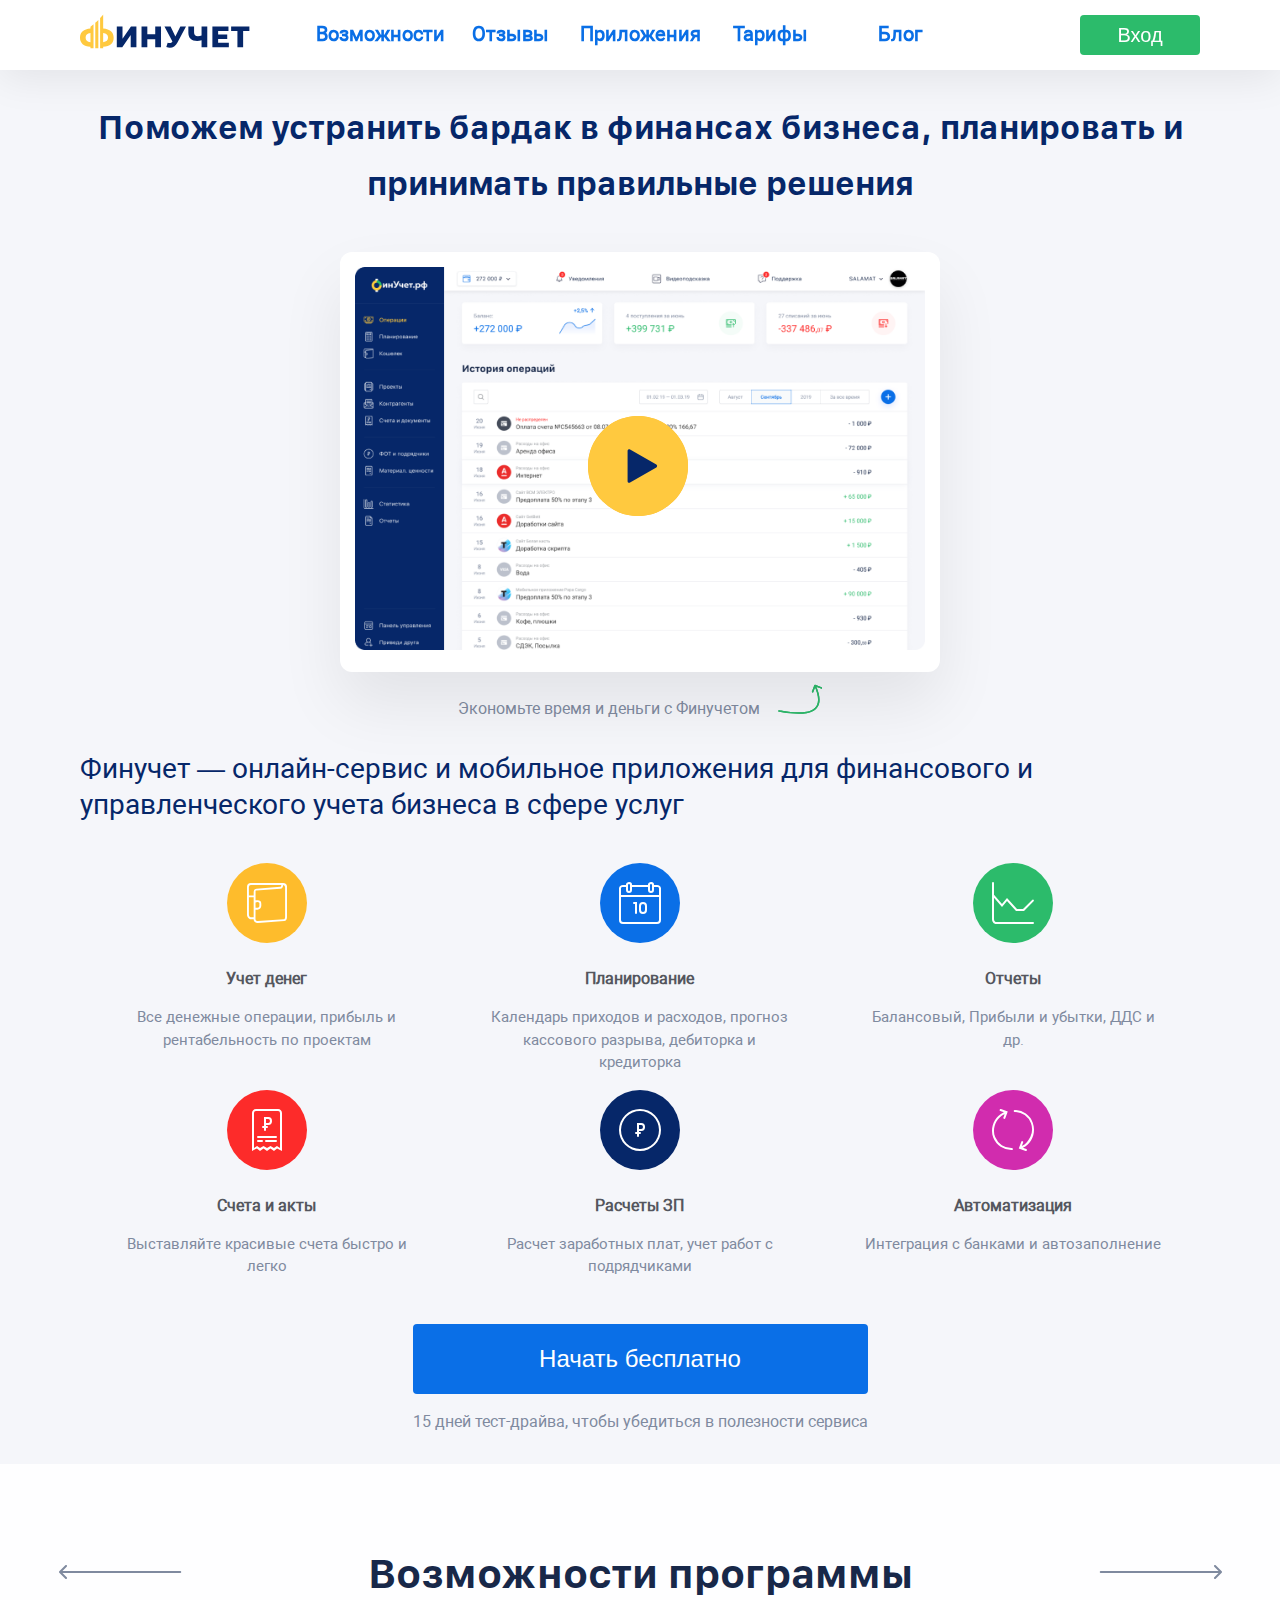
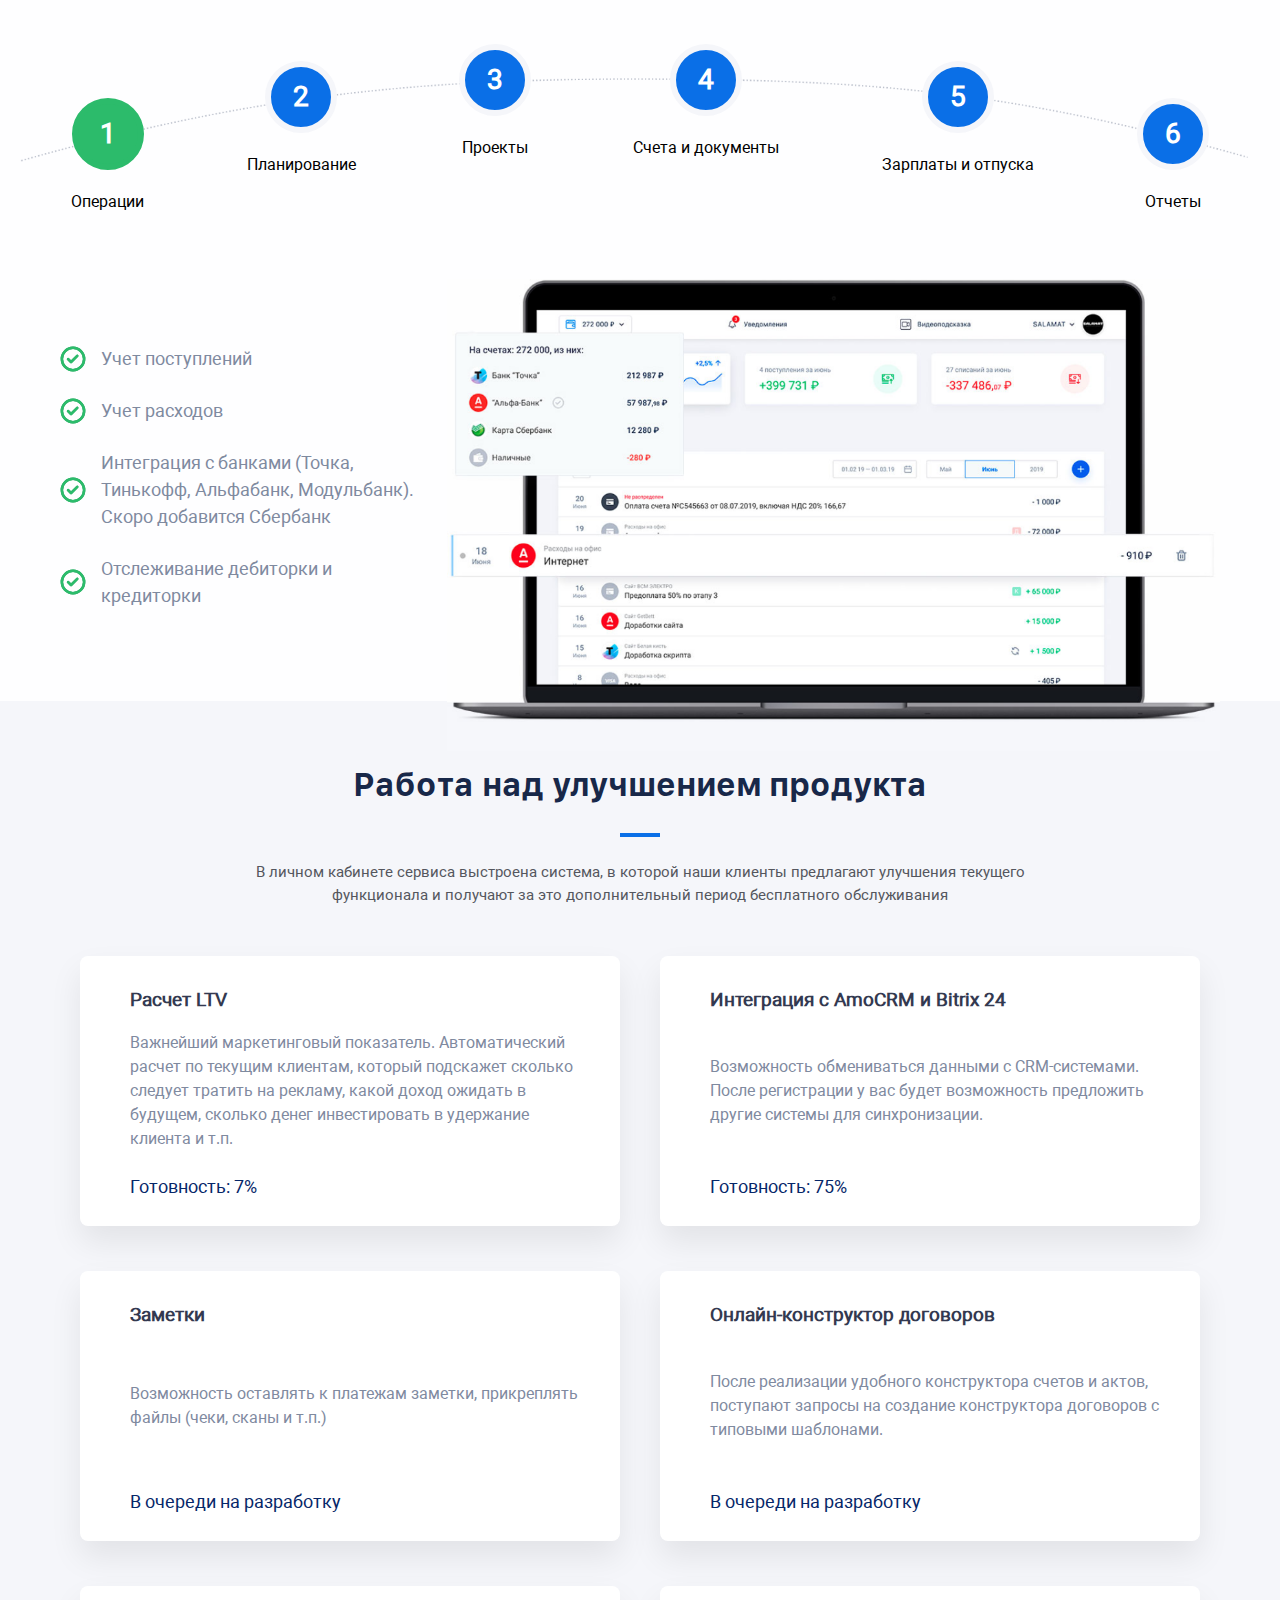
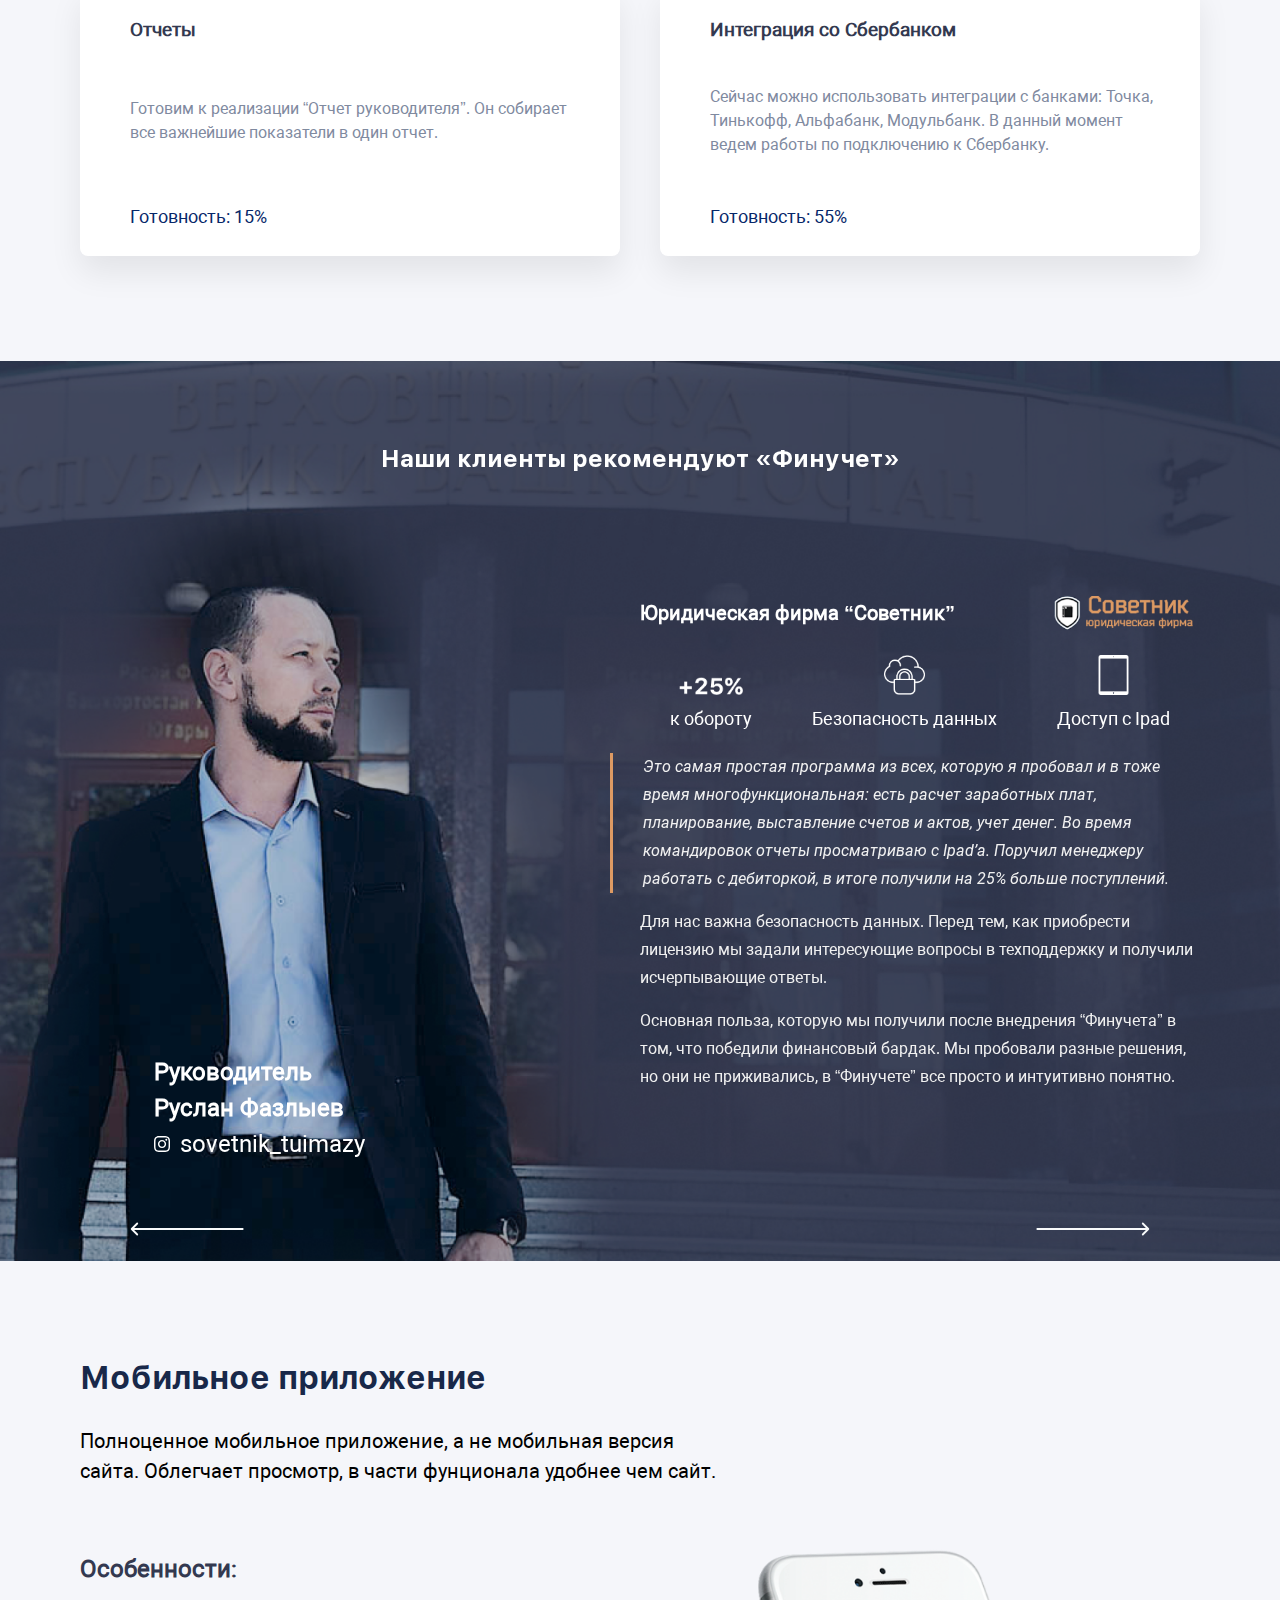
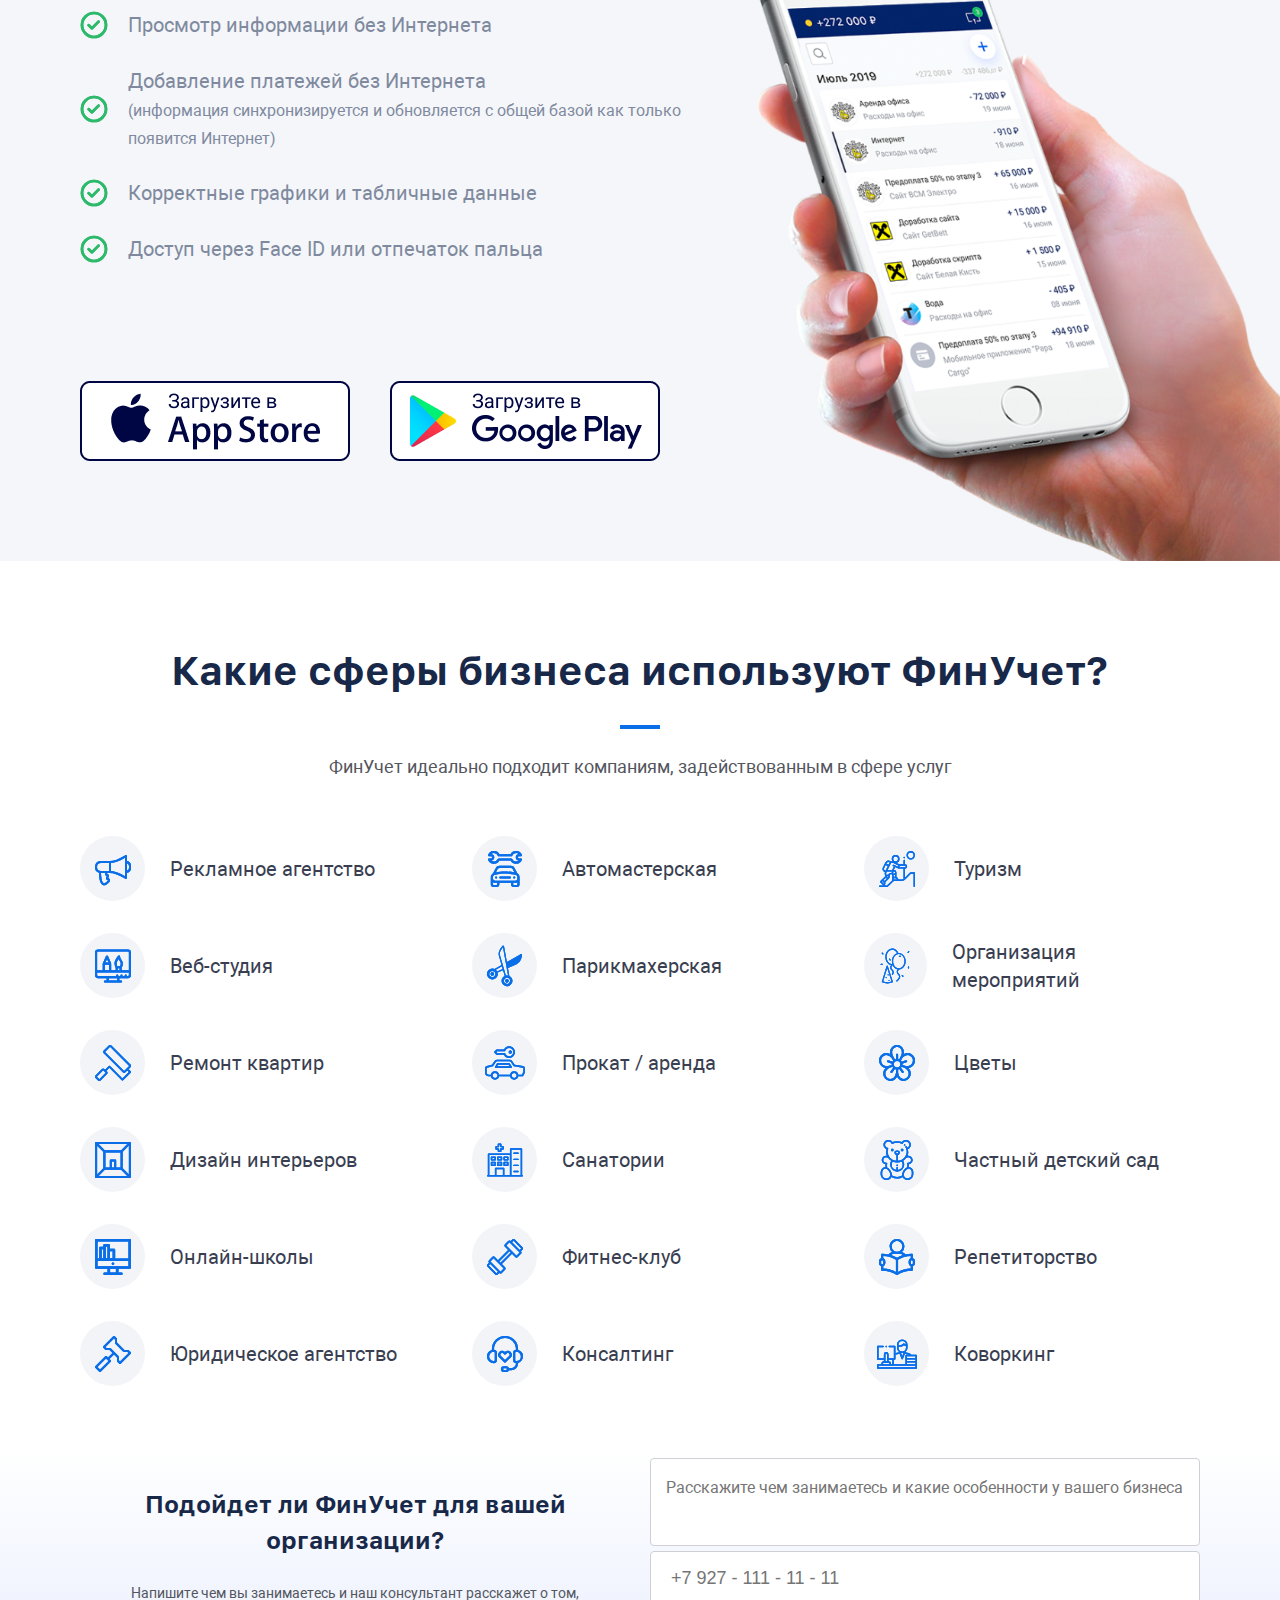
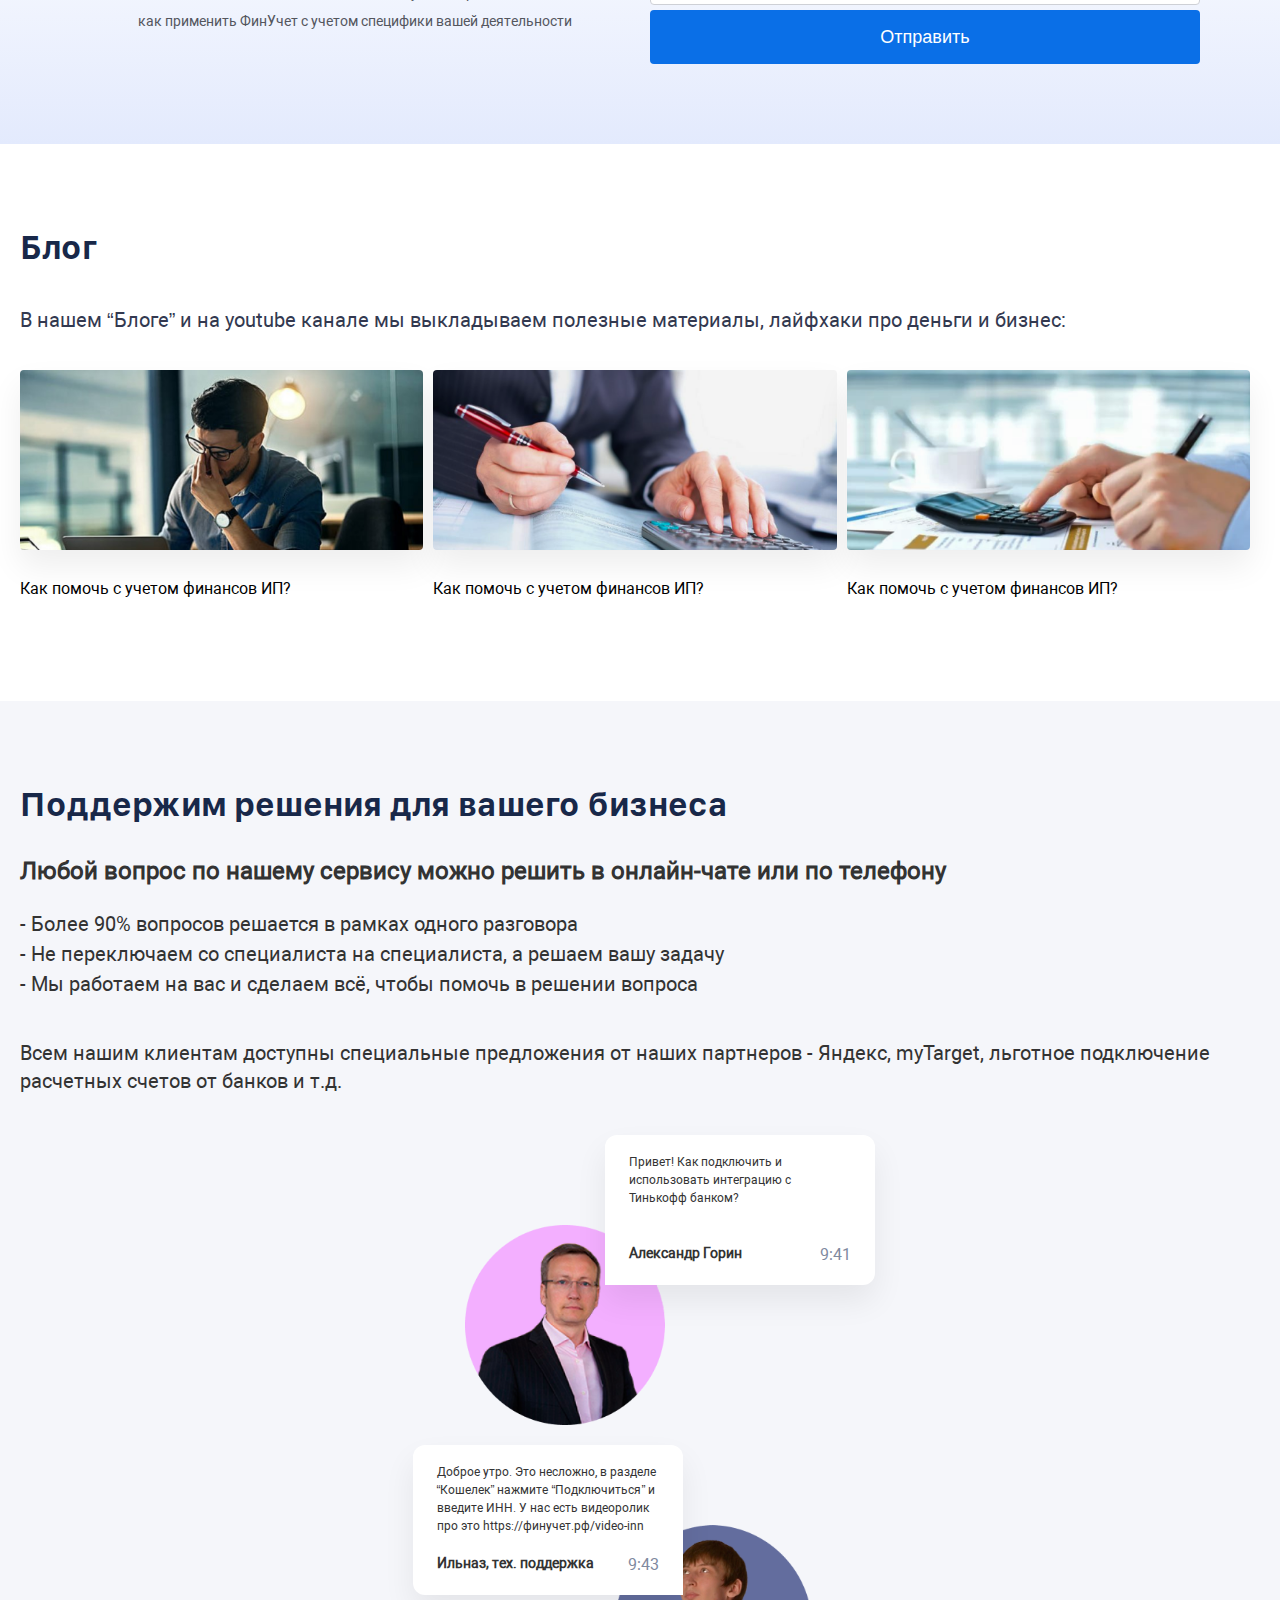
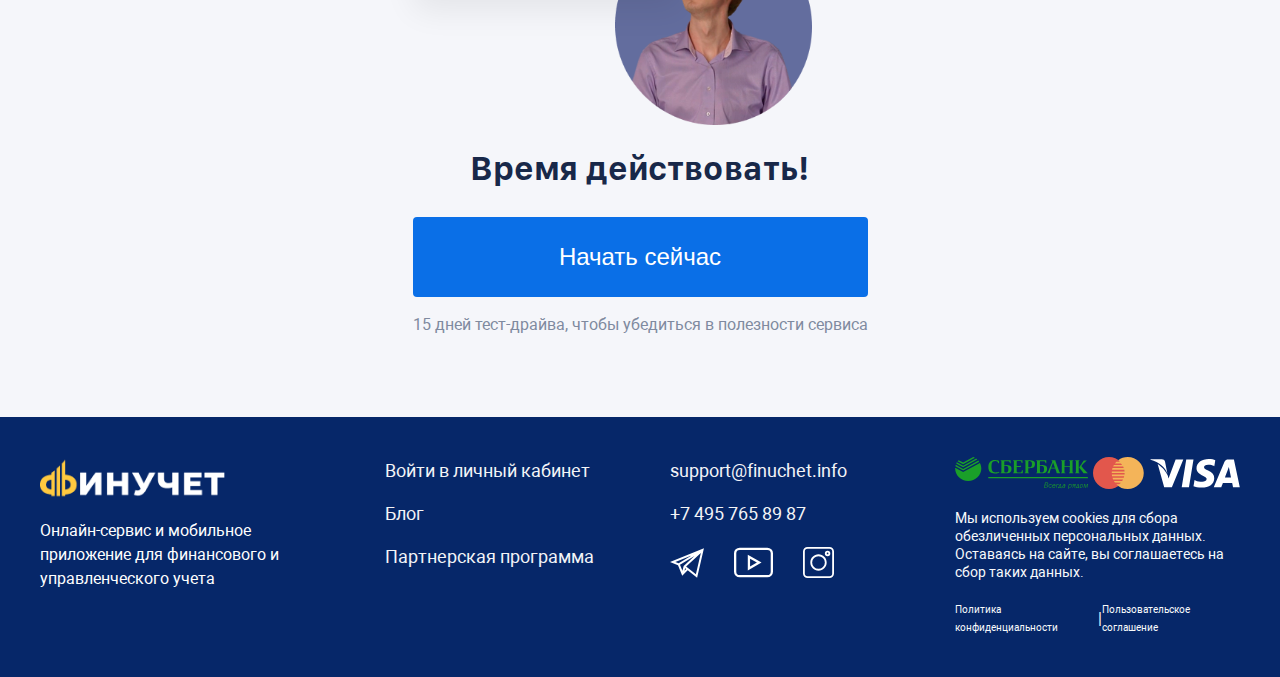
<file: index.html>
<!DOCTYPE html>
<html lang="en">
<head>
	<meta charset="UTF-8">
	<title>Test</title>

	<link rel="stylesheet" href="css/main.css">
	<link rel="stylesheet" href="css/slider/slick.css">

	<meta data-n-head="1" name="viewport" content="width=device-width, initial-scale=1">

</head>
<body id="main-overflow">
	<div class="main">
		<div class="main__layout">

			<div class="showIn" id="showIn">
				<div class="showIn__header">
					<a onclick="hideIn()">
						<img src="img/main-logo.svg" alt>
					</a>
				</div>
				<div class="showIn__form" id="registration">
					<p class="showIn__form_title">Вход / Регистрация</p>
					<div class="showIn__form_tele">
						<p>Телефон</p>
						<input type="text" class="phone-num" id="phone" name="user_phone" placeholder="+7 927 - 111 - 11 - 11">
					</div>
					<div class="showIn__form_password">
						<input type="password" id="password-input" placeholder="Введите пароль" name="password">
						<a class="password-control" onclick="return show_hide_password(this);"></a>
					</div>
					<div class="showIn__form_feedback">
						<a href="/">
							<p>Регистрация</p>
						</a>
						<a onclick="passwordRecovery()">
							<p>Забыли пароль?</p>
						</a>
					</div>
					<div class="showIn__form_button">
						<p>Войти</p>
					</div>
				</div>

				<div class="showIn__form" id="passwordRecovery" style="display: none;">
					<div class="showIn__form_close" onclick="closeRecovery()">
						<img src="img/showIn/close.svg" alt>
					</div>
					<p class="showIn__form_title">Восстановление пароля</p>
					<div class="showIn__form_desc">
						<p>Мы отправим на ваш номер  код.</p>
						<p>После подтверждения вы сможете назначить новый пароль</p>
					</div>
					<div class="showIn__form_tele">
						<p>Телефон</p>
						<input type="text" class="phone-num" id="phoneTwo" name="user_phone" placeholder="+7 927 - 111 - 11 - 11">
					</div>
					<div class="showIn__form_code" id="formCode">
						<p>Введите код из смс</p>
						<input type="password" placeholder="* * * *">
					</div>
					<div class="showIn__form_button" id="sendNumber" onclick="showCodeForm()">
						<p>Выслать код на телефон</p>
					</div>
				</div>

				<div class="showIn__form" id="complete" style="display: none;">
					<div class="showIn__form_close">
						<img src="img/showIn/close.svg" alt>
					</div>
					<p class="showIn__form_title">Отлично!</p>
					<p class="showIn__form_desc">Теперь вы можете назначить новый пароль для входа в<br>личный кабинет</p>
					<div class="showIn__form_password">
						<input type="password" id="password-input-two" placeholder="BuLkA_HleBa736" name="password">
						<a class="password-control-two" onclick="return show_hide_password_two(this);"></a>
					</div>
					<div class="showIn__form_button">
						<p>Перейти в кабинет</p>
					</div>
				</div>
			</div>

			<div class="main__layout_landing" id="main-landing">

				<div class="header"> <!-- Шапка сайта -->
					<div class="header__logo">
						<a href="index.html">
							<img src="img/main-logo.svg" alt>
						</a>
					</div>
					<div class="header__links" id="menu">
						<div class="header__links_links-item">
							<a href="#program-features">Возможности</a>
						</div>
						<div class="header__links_links-item">
							<a href="#reviews">Отзывы</a>
						</div>
						<div class="header__links_links-item">
							<a href="#mobile-app">Приложения</a>
						</div>
						<div class="header__links_links-item">
							<a href="#tariffs">Тарифы</a>
						</div>
						<div class="header__links_links-item">
							<a href="#blog">Блог</a>
						</div>
					</div>
					<div class="header__login">
						<button id="showInButton" onclick="showIn()">Вход</button>
					</div>
				</div>

				<div class="main-contentMobile">
					<div class="main-contentMobile_container">
						<h1>Поможем устранить бардак в финансах бизнеса, планировать и принимать правильные решения.</h1>
						<div class="main-contentMobile_container_video">
							<div class="main-contentMobile_container_video_inner">
								<img src="img/main-contentMobile.png" alt>
								<img class="playMobile" src="img/playMobile.svg" alt>
							</div>
							<div class="main-contentMobile_container_video_inner">
								<p>Финучет — онлайн-сервис для финансового и управленческого учета бизнеса в сфере услуг</p>
							</div>
						</div>
						<div class="main-contentMobile_container_registration">
							<button>Начать бесплатно</button>
							<p>15 дней тест-драйва, чтобы убедиться в полезности сервиса</p>
						</div>
					</div>
				</div>

				<div class="main-content"> <!-- Контент с Презентацией и кнопкой "Начать бесплатно" -->
					<div class="main-content__content-container">
						<div class="main-content__content-container_title">
							<h1 class="desktopTitle">Поможем устранить бардак в финансах бизнеса, планировать и принимать правильные решения</h1>
							<h1 class="mobileTitle">Возможности:</h1>
						</div>
						<div class="main-content__content-container_info">
							<div class="main-content__content-container_info_functions">
								<div class="function-title">
									<p>Финучет — онлайн-сервис и мобильное приложения для финансового и управленческого учета бизнеса в сфере услуг</p>
								</div>
								<div class="main-content__content-container_info_functions_function">
									<div class="function-icon wallet">
										<img src="img/function-icons/wallet.svg" alt>
									</div>
									<h2>Учет денег</h2>
									<p>Все денежные операции, прибыль и рентабельность по проектам</p>
								</div>
								<div class="main-content__content-container_info_functions_function">
									<div class="function-icon calendar">
										<img src="img/function-icons/calendar.svg" alt>
									</div>
									<h2>Планирование</h2>
									<p>Календарь приходов и расходов, прогноз кассового разрыва, дебиторка и кредиторка</p>
								</div>
								<div class="main-content__content-container_info_functions_function">
									<div class="function-icon activity">
										<img src="img/function-icons/activity.svg" alt>
									</div>
									<h2>Отчеты</h2>
									<p>Балансовый, Прибыли и убытки, ДДС и др.</p>
								</div>
								<div class="main-content__content-container_info_functions_function">
									<div class="function-icon invoice">
										<img src="img/function-icons/invoice.svg" alt>
									</div>
									<h2>Счета и акты</h2>
									<p>Выставляйте красивые счета быстро и легко</p>
								</div>
								<div class="main-content__content-container_info_functions_function">
									<div class="function-icon rub">
										<img src="img/function-icons/rub.svg" alt>
									</div>
									<h2>Расчеты ЗП</h2>
									<p>Расчет заработных плат, учет работ с подрядчиками</p>
								</div>
								<div class="main-content__content-container_info_functions_function">
									<div class="function-icon refresh">
										<img src="img/function-icons/refresh.svg" alt>
									</div>
									<h2>Автоматизация</h2>
									<p>Интеграция с банками и автозаполнение</p>
								</div>
							</div>
							<div class="main-content__content-container_info_mobileFunctions">
								<div class="mobileFunction">
									<div class="mobileFunction__img wallet">
										<img src="img/wallet.svg" alt>
									</div>
									<div class="mobileFunction__text">
										<h3>Учет денег</h3>
										<p>Все денежные операции, рентабельность и прибыль по проектам</p>
									</div>
								</div>
								<div class="mobileFunction">
									<div class="mobileFunction__img calendar">
										<img src="img/calendar.svg" alt>
									</div>
									<div class="mobileFunction__text">
										<h3>Планирование</h3>
										<p>Календарь приходов и расходов, прогноз кассового разрыва,  дебиторка и кредиторка</p>
									</div>
								</div>
								<div class="mobileFunction">
									<div class="mobileFunction__img reports">
										<img src="img/reports.svg" alt>
									</div>
									<div class="mobileFunction__text">
										<h3>Отчеты</h3>
										<p>Прибыли и убытки, ДДС, ABC-анализ, дебиторка и кредиторка и др.</p>
									</div>
								</div>
								<div class="mobileFunction">
									<div class="mobileFunction__img rub">
										<img src="img/rub.svg" alt>
									</div>
									<div class="mobileFunction__text">
										<h3>Расчет ЗП</h3>
										<p>Расчет заработных плат, учет работ с подрядчиками</p>
									</div>
								</div>
								<div class="mobileFunction">
									<div class="mobileFunction__img invoice">
										<img src="img/invoice.svg" alt>
									</div>
									<div class="mobileFunction__text">
										<h3>Счета и акты</h3>
										<p>Выставляйте красивые счета быстро и легко</p>
									</div>
								</div>
								<div class="mobileFunction">
									<div class="mobileFunction__img refresh">
										<img src="img/refresh.svg" alt>
									</div>
									<div class="mobileFunction__text">
										<h3>Автоматизация</h3>
										<p>Интеграция с банками и автозаполнение</p>
									</div>
								</div>
							</div>
							<div class="main-content__content-container_info_video">
								<div class="video-link">
									<img class="video-link__img-operation" src="img/operations.png" alt>
									<img class="video-link__play-icon" src="img/play.svg" alt>
								</div>
								<div class="video-description">
									<p>Экономьте время и деньги с Финучетом</p>
									<img src="img/green-arrow.svg" alt>
								</div>
							</div>
						</div>
						<div class="main-content__content-container_registration">
							<button>Начать бесплатно</button>
							<p>15 дней тест-драйва, чтобы убедиться в полезности сервиса</p>
						</div>
					</div>
				</div>

				<div class="program-features" id="program-features"> <!-- Возможности программы -->
					<div class="program-features__slider-container">
						<div class="program-features__slider-container_arrows">
							<button id="prevOne" onclick="prevSlide()">
								<img src="img/program-feature/arrow-left.svg" alt>
							</button>
							<h2>Возможности программы</h2>
							<button id="nextOne" onclick="nextSlide()">
								<img src="img/program-feature/arrow-right.svg" alt>
							</button>
						</div>
						<div class="program-features__slider-container_links">
							<div class="program-features__slider-container_links_link">
								<div class="link-number  content-item-1 active" onclick="showHide('item-1')">
									<span>1</span>
								</div>
								<p>Операции</p>
							</div>
							<div class="program-features__slider-container_links_link">
								<div class="link-number content-item-2" onclick="showHide('item-2')">
									<span>2</span>
								</div>
								<p>Планирование</p>
							</div>
							<div class="program-features__slider-container_links_link">
								<div class="link-number content-item-3" onclick="showHide('item-3')">
									<span>3</span>
								</div>
								<p>Проекты</p>
							</div>
							<div class="program-features__slider-container_links_link">
								<div class="link-number content-item-4" onclick="showHide('item-4')">
									<span>4</span>
								</div>
								<p>Счета и документы</p>
							</div>
							<div class="program-features__slider-container_links_link">
								<div class="link-number content-item-5" onclick="showHide('item-5')">
									<span>5</span>
								</div>
								<p>Зарплаты и отпуска</p>
							</div>
							<div class="program-features__slider-container_links_link">
								<div class="link-number content-item-6" onclick="showHide('item-6')">
									<span>6</span>
								</div>
								<p>Отчеты</p>
							</div>
						</div>
						<div class="program-features__slider-container_content">
							<span class="program-features__slider-container_content_items program-features__slider-container_content_items-0">
								<div class="item" id="item-1">
									<div class="item_left-content">
										<div class="item_left-content_advantage">
											<img src="img/program-feature/checked.svg" alt>
											<p>Учет поступлений</p>
										</div>
										<div class="item_left-content_advantage">
											<img src="img/program-feature/checked.svg" alt>
											<p>Учет расходов</p>
										</div>
										<div class="item_left-content_advantage">
											<img src="img/program-feature/checked.svg" alt>
											<p>Интеграция с банками (Точка, Тинькофф, Альфабанк, Модульбанк). Скоро добавится Сбербанк</p>
										</div>
										<div class="item_left-content_advantage">
											<img src="img/program-feature/checked.svg" alt>
											<p>Отслеживание дебиторки и кредиторки</p>
										</div>
									</div>
									<div class="item_right-content">
										<img class="laptopImgTwo" src="img/program-feature/operationsTwo.png" alt>
									</div>
								</div>
								<div class="item" id="item-2" style="display: none;">
									<div class="item_left-content">
										<div class="item_left-content_advantage">
											<img src="img/program-feature/checked.svg" alt>
											<p>План и факт по платежам</p>
										</div>
										<div class="item_left-content_advantage">
											<img src="img/program-feature/checked.svg" alt>
											<p>Календарь по приходам</p>
										</div>
										<div class="item_left-content_advantage">
											<img src="img/program-feature/checked.svg" alt>
											<p>Календарь по расходам</p>
										</div>
										<div class="item_left-content_advantage">
											<img src="img/program-feature/checked.svg" alt>
											<p>Предупреждение кассового разрыва</p>
										</div>
									</div>
									<div class="item_right-content">
										<img  class="laptopImgTwo" src="img/program-feature/planningTwo.png" alt>
									</div>
								</div>
								<div class="item" id="item-3" style="display: none;">
									<div class="item_left-content">
										<div class="item_left-content_advantage">
											<img src="img/program-feature/checked.svg" alt>
											<p>Детализация по каждому проекту (когда, сколько и кому платили)</p>
										</div>
										<div class="item_left-content_advantage">
											<img src="img/program-feature/checked.svg" alt>
											<p>Рентабельность</p>
										</div>
										<div class="item_left-content_advantage">
											<img src="img/program-feature/checked.svg" alt>
											<p>Прибыль</p>
										</div>
									</div>
									<div class="item_right-content">
										<img src="img/program-feature/projectsTwo.png" alt>
									</div>
								</div>
								<div class="item" id="item-4" style="display: none;">
									<div class="item_left-content">
										<div class="item_left-content_advantage">
											<img src="img/program-feature/checked.svg" alt>
											<p>Создание счетов с печатью и подписью</p>
										</div>
										<div class="item_left-content_advantage">
											<img src="img/program-feature/checked.svg" alt>
											<p>Создание счет-фактур</p>
										</div>
										<div class="item_left-content_advantage">
											<img src="img/program-feature/checked.svg" alt>
											<p>Создание актов</p>
										</div>
										<div class="item_left-content_advantage">
											<img src="img/program-feature/checked.svg" alt>
											<p>Сохранение в PDF и отправка на почту контрагенту</p>
										</div>
									</div>
									<div class="item_right-content">
										<img src="img/program-feature/docsTwo.png" alt>
									</div>
								</div>
								<div class="item" id="item-5" style="display: none;">
									<div class="item_left-content">
										<div class="item_left-content_advantage">
											<img src="img/program-feature/checked.svg" alt>
											<p>Начисление заработной платы:
												<br>- по окладу или часам присутствия
												<br>- сдельная
												<br>- начисление другим способом</p>
										</div>
										<div class="item_left-content_advantage">
											<img src="img/program-feature/checked.svg" alt>
											<p>Зарплатная ведомость</p>
										</div>
										<div class="item_left-content_advantage">
											<img src="img/program-feature/checked.svg" alt>
											<p>Архив уволенных сотрудников</p>
										</div>
										<div class="item_left-content_advantage">
											<img src="img/program-feature/checked.svg" alt>
											<p>Архив уволенных сотрудников</p>
										</div>
										<div class="item_left-content_advantage">
											<img src="img/program-feature/checked.svg" alt>
											<p>График отпусков</p>
										</div>
									</div>
									<div class="item_right-content">
										<img src="img/program-feature/zp.png" alt>
									</div>
								</div>
								<div class="item" id="item-6" style="display: none;">
									<div class="item_left-content">
										<div class="item_left-content_advantage">
											<img src="img/program-feature/checked.svg" alt>
											<p>Отчет о движении денежных средств</p>
										</div>
										<div class="item_left-content_advantage">
											<img src="img/program-feature/checked.svg" alt>
											<p>Отчет о прибылях и убытках</p>
										</div>
										<div class="item_left-content_advantage">
											<img src="img/program-feature/checked.svg" alt>
											<p>Балансовый отчет</p>
										</div>
										<div class="item_left-content_advantage">
											<img src="img/program-feature/checked.svg" alt>
											<p>ABC-анализ клиентов</p>
										</div>
									</div>
									<div class="item_right-content">
										<img src="img/program-feature/reports.png" alt>
									</div>
								</div>
							</span>
						</div>
					</div>
				</div>

				<div class="improving-project" id="improving-project"> <!-- Работа над улучшением продукта -->
					<div class="improving-project__header">
						<h2>Работа над улучшением продукта</h2>
						<div class="improving-project__header_line"></div>
						<p>В личном кабинете сервиса выстроена система, в которой наши клиенты предлагают улучшения текущего функционала и получают за это дополнительный период бесплатного обслуживания</p>
					</div>
					<div class="improving-project__container">
						<div class="improving-project__container_items">
							<div class="improving-project__container_items_item">
								<h3>Расчет LTV</h3>
								<p>Важнейший маркетинговый показатель. Автоматический расчет по текущим клиентам, который подскажет сколько следует тратить на рекламу, какой доход ожидать в будущем, сколько денег инвестировать в удержание клиента и т.п.</p>
								<span>Готовность: 7%</span>
							</div>
							<div class="improving-project__container_items_item">
								<h3>Интеграция с AmoCRM и Bitrix 24</h3>
								<p>Возможность обмениваться данными с CRM-системами. После регистрации у вас будет возможность предложить другие системы для синхронизации.</p>
								<span>Готовность: 75%</span>
							</div>
							<div class="improving-project__container_items_item">
								<h3>Заметки</h3>
								<p>Возможность оставлять к платежам заметки, прикреплять файлы (чеки, сканы и т.п.)</p>
								<span>В очереди на разработку</span>
							</div>
							<div class="improving-project__container_items_item">
								<h3>Онлайн-конструктор договоров</h3>
								<p>После реализации удобного конструктора счетов и актов, поступают запросы на создание конструктора договоров с типовыми шаблонами.</p>
								<span>В очереди на разработку</span>
							</div>
							<div class="improving-project__container_items_item">
								<h3>Отчеты</h3>
								<p>Готовим к реализации “Отчет руководителя”. Он собирает все важнейшие показатели в один отчет.</p>
								<span>Готовность: 15%</span>
							</div>
							<div class="improving-project__container_items_item">
								<h3>Интеграция со Сбербанком</h3>
								<p>Сейчас можно использовать интеграции с банками: Точка, Тинькофф, Альфабанк, Модульбанк. В данный момент ведем работы по подключению к Сбербанку.</p>
								<span>Готовность: 55%</span>
							</div>
						</div>
					</div>
				</div>

				<div class="reviews" id="reviews"> <!-- Наши клиенты рекомендуют -->
					<div class="reviews__header">
						<h2>Наши клиенты рекомендуют «Финучет»</h2>
						<h3>Рекомендации от наших клиентов</h3>
					</div>
					<div class="reviews__container">
						<div class="reviews__container_content first-content">
							<div class="reviews__container_content_name">
								<p>Руководитель<br>Руслан Фазлыев</p>
								<div class="reviews__container_content_name_social">
									<svg viewBox="0 0 16 16" fill="none" xmlns="http://www.w3.org/2000/svg">
										<g clip-path="url(#clip0)">
										<path d="M15.9843 4.70404C15.9468 3.8539 15.8094 3.26944 15.6124 2.76299C15.4093 2.22541 15.0967 1.74411 14.6872 1.34401C14.2871 0.937683 13.8026 0.621948 13.2713 0.421957C12.7619 0.22502 12.1805 0.0875415 11.3303 0.0500586C10.4738 0.00940124 10.2019 0 8.02964 0C5.85734 0 5.58544 0.00940124 4.73212 0.0468842C3.88198 0.0843671 3.29751 0.221967 2.79119 0.418783C2.25349 0.621948 1.77219 0.934509 1.37209 1.34401C0.965759 1.74411 0.650146 2.22858 0.450034 2.75994C0.253096 3.26944 0.115618 3.85073 0.0781348 4.70087C0.0374774 5.55736 0.0280762 5.82926 0.0280762 8.00156C0.0280762 10.1739 0.0374774 10.4458 0.0749603 11.2991C0.112443 12.1492 0.250043 12.7337 0.446981 13.2401C0.650146 13.7777 0.965759 14.259 1.37209 14.6591C1.77219 15.0654 2.25666 15.3812 2.78801 15.5812C3.29751 15.7781 3.8788 15.9156 4.72907 15.9531C5.58226 15.9907 5.85429 15.9999 8.02659 15.9999C10.1989 15.9999 10.4708 15.9907 11.3241 15.9531C12.1742 15.9156 12.7587 15.7781 13.265 15.5812C14.3403 15.1654 15.1905 14.3153 15.6062 13.2401C15.803 12.7306 15.9406 12.1492 15.9781 11.2991C16.0156 10.4458 16.025 10.1739 16.025 8.00156C16.025 5.82926 16.0218 5.55736 15.9843 4.70404ZM14.5435 11.2366C14.5091 12.018 14.3778 12.4399 14.2684 12.7212C13.9996 13.4183 13.4463 13.9715 12.7493 14.2403C12.468 14.3497 12.043 14.481 11.2646 14.5153C10.4207 14.5529 10.1676 14.5622 8.03281 14.5622C5.898 14.5622 5.64172 14.5529 4.80086 14.5153C4.01946 14.481 3.5975 14.3497 3.31619 14.2403C2.96932 14.1121 2.65359 13.909 2.39731 13.6433C2.13164 13.3838 1.92847 13.0713 1.80027 12.7244C1.69088 12.4431 1.55963 12.018 1.52532 11.2397C1.48771 10.3958 1.47843 10.1426 1.47843 8.00779C1.47843 5.87297 1.48771 5.6167 1.52532 4.77596C1.55963 3.99455 1.69088 3.5726 1.80027 3.29129C1.92847 2.9443 2.13164 2.62869 2.40049 2.37229C2.65982 2.10661 2.97238 1.90345 3.31937 1.77537C3.60067 1.66597 4.02581 1.53472 4.80403 1.50029C5.64795 1.46281 5.90117 1.45341 8.03587 1.45341C10.1739 1.45341 10.427 1.46281 11.2678 1.50029C12.0492 1.53472 12.4712 1.66597 12.7525 1.77537C13.0994 1.90345 13.4151 2.10661 13.6714 2.37229C13.937 2.63174 14.1402 2.9443 14.2684 3.29129C14.3778 3.5726 14.5091 3.99761 14.5435 4.77596C14.581 5.61987 14.5904 5.87297 14.5904 8.00779C14.5904 10.1426 14.581 10.3927 14.5435 11.2366Z" fill="white"/>
										<path d="M8.02961 3.8916C5.76049 3.8916 3.91943 5.73254 3.91943 8.00178C3.91943 10.271 5.76049 12.112 8.02961 12.112C10.2989 12.112 12.1398 10.271 12.1398 8.00178C12.1398 5.73254 10.2989 3.8916 8.02961 3.8916ZM8.02961 10.6679C6.55752 10.6679 5.36344 9.47399 5.36344 8.00178C5.36344 6.52957 6.55752 5.33561 8.02961 5.33561C9.50182 5.33561 10.6958 6.52957 10.6958 8.00178C10.6958 9.47399 9.50182 10.6679 8.02961 10.6679Z" fill="white"/>
										<path d="M13.262 3.72858C13.262 4.25847 12.8323 4.68812 12.3023 4.68812C11.7724 4.68812 11.3428 4.25847 11.3428 3.72858C11.3428 3.19857 11.7724 2.76904 12.3023 2.76904C12.8323 2.76904 13.262 3.19857 13.262 3.72858Z" fill="white"/>
										</g>
										<defs>
										<clipPath id="clip0">
										<rect width="16" height="16" fill="white"/>
										</clipPath>
										</defs>
									</svg>
									<p>sovetnik_tuimazy</p>
								</div>
							</div>
							<div class="reviews__container_content_text">
								<div class="reviews__container_content_text_title firstTitle">
									<h4>Юридическая фирма “Советник”</h4>
									<img src="img/reviews/logoOne.png" alt>
								</div>
								<div class="reviews__container_content_text_advantages">
									<div class="advantage">
										<img class="twentyFive" src="img/reviews/25.png" alt>
										<p>к обороту</p>
									</div>
									<div class="advantage">
										<img class="cloud" src="img/reviews/cloud.png" alt>
										<p>Безопасность данных</p>
									</div>
									<div class="advantage">
										<img class="ipad" src="img/reviews/ipad.png" alt>
										<p>Доступ с Ipad</p>
									</div>
								</div>
								<div class="reviews__container_content_text_desc">
									<p class="desktopText commentOne">Это самая простая программа из всех, которую я пробовал и в тоже время многофункциональная: есть расчет заработных плат, планирование, выставление счетов и актов, учет денег. Во время командировок отчеты просматриваю с Ipad’a. Поручил менеджеру работать с дебиторкой, в итоге получили на 25% больше поступлений.</p>
									<p class="desktopText">Для нас важна безопасность данных. Перед тем, как приобрести лицензию мы задали интересующие вопросы в техподдержку и получили исчерпывающие ответы.</p>
									<p class="desktopText">Основная польза, которую мы получили после внедрения “Финучета” в том, что победили финансовый бардак. Мы пробовали разные решения, но они не приживались, в “Финучете” все просто и интуитивно понятно.</p>
									<p class="mobileText">Это самая простая программа из всех, которую я пробовал и в тоже время многофункциональная: есть расчет заработных плат, планирование, выставление счетов и актов, учет денег.</p>
									<p class="mobileText">Во время командировок отчеты просматриваю с Ipad’a. Поручил менеджеру работать с дебиторкой, в итоге получили на 25% больше поступлений.</p>
								</div>
							</div>
						</div>
						<div class="reviews__container_content second-content">
							<div class="reviews__container_content_name">
								<p>Директор по маркетингу<br>Айрат Заляев</p>
								<div class="reviews__container_content_name_social">
									<svg viewBox="0 0 16 16" fill="none" xmlns="http://www.w3.org/2000/svg">
										<g clip-path="url(#clip0)">
										<path d="M15.9843 4.70404C15.9468 3.8539 15.8094 3.26944 15.6124 2.76299C15.4093 2.22541 15.0967 1.74411 14.6872 1.34401C14.2871 0.937683 13.8026 0.621948 13.2713 0.421957C12.7619 0.22502 12.1805 0.0875415 11.3303 0.0500586C10.4738 0.00940124 10.2019 0 8.02964 0C5.85734 0 5.58544 0.00940124 4.73212 0.0468842C3.88198 0.0843671 3.29751 0.221967 2.79119 0.418783C2.25349 0.621948 1.77219 0.934509 1.37209 1.34401C0.965759 1.74411 0.650146 2.22858 0.450034 2.75994C0.253096 3.26944 0.115618 3.85073 0.0781348 4.70087C0.0374774 5.55736 0.0280762 5.82926 0.0280762 8.00156C0.0280762 10.1739 0.0374774 10.4458 0.0749603 11.2991C0.112443 12.1492 0.250043 12.7337 0.446981 13.2401C0.650146 13.7777 0.965759 14.259 1.37209 14.6591C1.77219 15.0654 2.25666 15.3812 2.78801 15.5812C3.29751 15.7781 3.8788 15.9156 4.72907 15.9531C5.58226 15.9907 5.85429 15.9999 8.02659 15.9999C10.1989 15.9999 10.4708 15.9907 11.3241 15.9531C12.1742 15.9156 12.7587 15.7781 13.265 15.5812C14.3403 15.1654 15.1905 14.3153 15.6062 13.2401C15.803 12.7306 15.9406 12.1492 15.9781 11.2991C16.0156 10.4458 16.025 10.1739 16.025 8.00156C16.025 5.82926 16.0218 5.55736 15.9843 4.70404ZM14.5435 11.2366C14.5091 12.018 14.3778 12.4399 14.2684 12.7212C13.9996 13.4183 13.4463 13.9715 12.7493 14.2403C12.468 14.3497 12.043 14.481 11.2646 14.5153C10.4207 14.5529 10.1676 14.5622 8.03281 14.5622C5.898 14.5622 5.64172 14.5529 4.80086 14.5153C4.01946 14.481 3.5975 14.3497 3.31619 14.2403C2.96932 14.1121 2.65359 13.909 2.39731 13.6433C2.13164 13.3838 1.92847 13.0713 1.80027 12.7244C1.69088 12.4431 1.55963 12.018 1.52532 11.2397C1.48771 10.3958 1.47843 10.1426 1.47843 8.00779C1.47843 5.87297 1.48771 5.6167 1.52532 4.77596C1.55963 3.99455 1.69088 3.5726 1.80027 3.29129C1.92847 2.9443 2.13164 2.62869 2.40049 2.37229C2.65982 2.10661 2.97238 1.90345 3.31937 1.77537C3.60067 1.66597 4.02581 1.53472 4.80403 1.50029C5.64795 1.46281 5.90117 1.45341 8.03587 1.45341C10.1739 1.45341 10.427 1.46281 11.2678 1.50029C12.0492 1.53472 12.4712 1.66597 12.7525 1.77537C13.0994 1.90345 13.4151 2.10661 13.6714 2.37229C13.937 2.63174 14.1402 2.9443 14.2684 3.29129C14.3778 3.5726 14.5091 3.99761 14.5435 4.77596C14.581 5.61987 14.5904 5.87297 14.5904 8.00779C14.5904 10.1426 14.581 10.3927 14.5435 11.2366Z" fill="white"/>
										<path d="M8.02961 3.8916C5.76049 3.8916 3.91943 5.73254 3.91943 8.00178C3.91943 10.271 5.76049 12.112 8.02961 12.112C10.2989 12.112 12.1398 10.271 12.1398 8.00178C12.1398 5.73254 10.2989 3.8916 8.02961 3.8916ZM8.02961 10.6679C6.55752 10.6679 5.36344 9.47399 5.36344 8.00178C5.36344 6.52957 6.55752 5.33561 8.02961 5.33561C9.50182 5.33561 10.6958 6.52957 10.6958 8.00178C10.6958 9.47399 9.50182 10.6679 8.02961 10.6679Z" fill="white"/>
										<path d="M13.262 3.72858C13.262 4.25847 12.8323 4.68812 12.3023 4.68812C11.7724 4.68812 11.3428 4.25847 11.3428 3.72858C11.3428 3.19857 11.7724 2.76904 12.3023 2.76904C12.8323 2.76904 13.262 3.19857 13.262 3.72858Z" fill="white"/>
										</g>
										<defs>
										<clipPath id="clip0">
										<rect width="16" height="16" fill="white"/>
										</clipPath>
										</defs>
									</svg>
									<p>azalyaev</p>
								</div>
							</div>
							<div class="reviews__container_content_text">
								<div class="reviews__container_content_text_title secondTitle">
									<h4>Веб-студия “SALAMAT”</h4>
									<img src="img/reviews/logoTwo.png" alt>
								</div>
								<div class="reviews__container_content_text_advantages">
									<div class="advantage">
										<img class="time" src="img/reviews/time.png" alt>
										<p>Экономия времени</p>
									</div>
									<div class="advantage">
										<img class="excel" src="img/reviews/excel.png" alt>
										<p>Отказ от Excel</p>
									</div>
									<div class="advantage">
										<img class="ipad" src="img/reviews/ipad.png" alt>
										<p>Доступ с Ipad</p>
									</div>
								</div>
								<div class="reviews__container_content_text_desc">
									<p class="desktopText">До внедрения “Финучета” мы вели 3 Excel документа:
									<br>1. Документ с поступлениями и расходами.
									<br>2. Документ с расчетом заработных плат сотрудников.
									<br>3. Документ с планированием, дебиторкой и кредиторкой.</p>
									<p class="desktopText">До внедрения “Финучета” мы вели 3 Excel документа</p>
									<p class="mobileText">До внедрения “Финучета” мы вели 3 Excel документа.<br>Мы объединяли эти документы между собой формулами, но актуализация данных занимала больше часа каждый день.</p>
									<p class="commentTwo desktopText">Мы объединяли эти документы между собой формулами, но актуализация данных занимала больше часа каждый день. Нам нужна была программа, которая могла объединить все наши таблицы, автоматически вносить все операции из клиент-банка, с многопользовательским доступом.</p>
									<p class="desktopText">Освободилось огромное количество времени, даже зарплатная ведомость формируется и все, что нужно сделать это нажать “Распечатать”</p>
									<p class="mobileText">Освободилось огромное количество времени, даже зарплатная ведомость формируется и все, что нужно сделать это нажать “Распечатать”</p>
								</div>
							</div>
						</div>
						<div class="reviews__container_content third-content">
							<div class="reviews__container_content_name">
								<p>Руководитель<br>Константин Киммериец</p>
								<div class="reviews__container_content_name_social">
									<svg viewBox="0 0 16 16" fill="none" xmlns="http://www.w3.org/2000/svg">
										<g clip-path="url(#clip0)">
										<path d="M15.9843 4.70404C15.9468 3.8539 15.8094 3.26944 15.6124 2.76299C15.4093 2.22541 15.0967 1.74411 14.6872 1.34401C14.2871 0.937683 13.8026 0.621948 13.2713 0.421957C12.7619 0.22502 12.1805 0.0875415 11.3303 0.0500586C10.4738 0.00940124 10.2019 0 8.02964 0C5.85734 0 5.58544 0.00940124 4.73212 0.0468842C3.88198 0.0843671 3.29751 0.221967 2.79119 0.418783C2.25349 0.621948 1.77219 0.934509 1.37209 1.34401C0.965759 1.74411 0.650146 2.22858 0.450034 2.75994C0.253096 3.26944 0.115618 3.85073 0.0781348 4.70087C0.0374774 5.55736 0.0280762 5.82926 0.0280762 8.00156C0.0280762 10.1739 0.0374774 10.4458 0.0749603 11.2991C0.112443 12.1492 0.250043 12.7337 0.446981 13.2401C0.650146 13.7777 0.965759 14.259 1.37209 14.6591C1.77219 15.0654 2.25666 15.3812 2.78801 15.5812C3.29751 15.7781 3.8788 15.9156 4.72907 15.9531C5.58226 15.9907 5.85429 15.9999 8.02659 15.9999C10.1989 15.9999 10.4708 15.9907 11.3241 15.9531C12.1742 15.9156 12.7587 15.7781 13.265 15.5812C14.3403 15.1654 15.1905 14.3153 15.6062 13.2401C15.803 12.7306 15.9406 12.1492 15.9781 11.2991C16.0156 10.4458 16.025 10.1739 16.025 8.00156C16.025 5.82926 16.0218 5.55736 15.9843 4.70404ZM14.5435 11.2366C14.5091 12.018 14.3778 12.4399 14.2684 12.7212C13.9996 13.4183 13.4463 13.9715 12.7493 14.2403C12.468 14.3497 12.043 14.481 11.2646 14.5153C10.4207 14.5529 10.1676 14.5622 8.03281 14.5622C5.898 14.5622 5.64172 14.5529 4.80086 14.5153C4.01946 14.481 3.5975 14.3497 3.31619 14.2403C2.96932 14.1121 2.65359 13.909 2.39731 13.6433C2.13164 13.3838 1.92847 13.0713 1.80027 12.7244C1.69088 12.4431 1.55963 12.018 1.52532 11.2397C1.48771 10.3958 1.47843 10.1426 1.47843 8.00779C1.47843 5.87297 1.48771 5.6167 1.52532 4.77596C1.55963 3.99455 1.69088 3.5726 1.80027 3.29129C1.92847 2.9443 2.13164 2.62869 2.40049 2.37229C2.65982 2.10661 2.97238 1.90345 3.31937 1.77537C3.60067 1.66597 4.02581 1.53472 4.80403 1.50029C5.64795 1.46281 5.90117 1.45341 8.03587 1.45341C10.1739 1.45341 10.427 1.46281 11.2678 1.50029C12.0492 1.53472 12.4712 1.66597 12.7525 1.77537C13.0994 1.90345 13.4151 2.10661 13.6714 2.37229C13.937 2.63174 14.1402 2.9443 14.2684 3.29129C14.3778 3.5726 14.5091 3.99761 14.5435 4.77596C14.581 5.61987 14.5904 5.87297 14.5904 8.00779C14.5904 10.1426 14.581 10.3927 14.5435 11.2366Z" fill="white"/>
										<path d="M8.02961 3.8916C5.76049 3.8916 3.91943 5.73254 3.91943 8.00178C3.91943 10.271 5.76049 12.112 8.02961 12.112C10.2989 12.112 12.1398 10.271 12.1398 8.00178C12.1398 5.73254 10.2989 3.8916 8.02961 3.8916ZM8.02961 10.6679C6.55752 10.6679 5.36344 9.47399 5.36344 8.00178C5.36344 6.52957 6.55752 5.33561 8.02961 5.33561C9.50182 5.33561 10.6958 6.52957 10.6958 8.00178C10.6958 9.47399 9.50182 10.6679 8.02961 10.6679Z" fill="white"/>
										<path d="M13.262 3.72858C13.262 4.25847 12.8323 4.68812 12.3023 4.68812C11.7724 4.68812 11.3428 4.25847 11.3428 3.72858C11.3428 3.19857 11.7724 2.76904 12.3023 2.76904C12.8323 2.76904 13.262 3.19857 13.262 3.72858Z" fill="white"/>
										</g>
										<defs>
										<clipPath id="clip0">
										<rect width="16" height="16" fill="white"/>
										</clipPath>
										</defs>
									</svg>
									<p>kostolaz</p>
								</div>
							</div>
							<div class="reviews__container_content_text">
								<div class="reviews__container_content_text_title thirdTitle">
									<h4>Видео агентство “Kimmeria”</h4>
									<img src="img/reviews/logoThree.png" alt>
								</div>
								<div class="reviews__container_content_text_desc">
									<p class="desktopText">Наше агентство снимает корпоративные фильмы, свадьбы, промо-ролики. В зависимости от вида съемки привлекаю дополнительных операторов, монтажников. В “Финучете” есть возможность отслеживать рентабельность и чистую прибыль по проектам.</p>

									<p class="commentTwo desktopText">Самое важное для меня то, что можно создать проект, например “Свадьба Кодомцевых”, сразу обсудить бюджет с операторами, внести их в план и по итогу работы не вспоминать на какую сумму мы договорились, оплатил я их работу или нет.</p>

									<p class="desktopText">Я использую малую часть возможностей программы, тариф “Light” включает в себя все мои хотелки,  а лицензия в месяц сопоставима по стоимости с 2 чашками кофе. Другие сервисы, которые я рассматривал имеют фиксированную стоимость минимум в 5 раз дороже.</p>
									<p class="mobileText">Я использую малую часть возможностей программы, тариф “Light” включает в себя все мои хотелки,  а лицензия в месяц сопоставима по стоимости с 2 чашками кофе. Другие сервисы, которые я рассматривал имеют фиксированную стоимость минимум в 5 раз дороже.</p>
								</div>
							</div>
						</div>
					</div>
				</div>

				<div class="mobile-app" id="mobile-app"> <!-- Мобильное приложение -->
					<div class="mobile-app__container">
						<div class="mobile-app__container_info">
							<h2>Мобильное приложение </h2>
							<p class="mobileText">Полноценное мобильное приложение, а не мобильная версия сайта. Облегчает просмотр, в части фунционала удобнее чем сайт.</p>
							<div class="mobile-app__container_info_advantages">
								<h4>Особенности:</h4>
								<div class="info-advantage">
									<img src="img/mobile-app/check.svg" alt>
									<p>Просмотр информации без Интернета</p>
								</div>
								<div class="info-advantage">
									<img src="img/mobile-app/check.svg" alt>
									<p>Добавление платежей без Интернета<br><span>(информация синхронизируется и обновляется с общей базой как только появится Интернет)</span></p>
								</div>
								<div class="info-advantage">
									<img src="img/mobile-app/check.svg" alt>
									<p>Корректные графики и табличные данные</p>
								</div>
								<div class="info-advantage">
									<img src="img/mobile-app/check.svg" alt>
									<p>Доступ через Face ID или отпечаток пальца</p>
								</div>
							</div>
							<div class="mobile-app__container_info_platforms">
								<a href="#" class="platforms-item">
									<img src="img/mobile-app/app-store.png" alt>
								</a>
								<a href="#" class="platforms-item">
									<img src="img/mobile-app/google-play.png" alt>
								</a>
							</div>
						</div>
					</div>
					<img class="mobile-app__prebg" src="img/mobile-app/phone.png" alt>
				</div>

				<div class="business-sphere" id="business-sphere"> <!-- Сферы бизнеса -->
					<div class="business-sphere__header">
						<h2>Какие сферы бизнеса используют ФинУчет?</h2>
						<div class="business-sphere__header_line"></div>
						<p>ФинУчет идеально подходит компаниям, задействованным в сфере услуг</p>
					</div>
					<div class="business-sphere__container">
						<div class="business-sphere__container_item">
							<div class="business-sphere__container_item_icon">
								<img src="img/business-sphere/icons/bull-horn.svg" alt>
							</div>
							<p>Рекламное агентство</p>
						</div>
						<div class="business-sphere__container_item">
							<div class="business-sphere__container_item_icon">
								<img src="img/business-sphere/icons/repair.svg" alt>
							</div>
							<p>Автомастерская</p>
						</div>
						<div class="business-sphere__container_item">
							<div class="business-sphere__container_item_icon">
								<img src="img/business-sphere/icons/climbing.svg" alt>
							</div>
							<p>Туризм</p>
						</div>
						<div class="business-sphere__container_item">
							<div class="business-sphere__container_item_icon">
								<img src="img/business-sphere/icons/graphic-design.svg" alt>
							</div>
							<p>Веб-студия</p>
						</div>
						<div class="business-sphere__container_item">
							<div class="business-sphere__container_item_icon">
								<img src="img/business-sphere/icons/scissors.svg" alt>
							</div>
							<p>Парикмахерская</p>
						</div>
						<div class="business-sphere__container_item">
							<div class="business-sphere__container_item_icon">
								<img src="img/business-sphere/icons/noun-party.svg" alt>
							</div>
							<p>Организация мероприятий</p>
						</div>
						<div class="business-sphere__container_item">
							<div class="business-sphere__container_item_icon">
								<img src="img/business-sphere/icons/paint-roller.svg" alt>
							</div>
							<p>Ремонт квартир</p>
						</div>
						<div class="business-sphere__container_item">
							<div class="business-sphere__container_item_icon">
								<img src="img/business-sphere/icons/rental.svg" alt>
							</div>
							<p>Прокат / аренда</p>
						</div>
						<div class="business-sphere__container_item">
							<div class="business-sphere__container_item_icon">
								<img src="img/business-sphere/icons/flower.svg" alt>
							</div>
							<p>Цветы</p>
						</div>
						<div class="business-sphere__container_item">
							<div class="business-sphere__container_item_icon">
								<img src="img/business-sphere/icons/interior-design.svg" alt>
							</div>
							<p>Дизайн интерьеров</p>
						</div>
						<div class="business-sphere__container_item">
							<div class="business-sphere__container_item_icon">
								<img src="img/business-sphere/icons/noun-sanatorium.svg" alt>
							</div>
							<p>Санатории</p>
						</div>
						<div class="business-sphere__container_item">
							<div class="business-sphere__container_item_icon">
								<img src="img/business-sphere/icons/teddy-bear.svg" alt>
							</div>
							<p>Частный детский сад</p>
						</div>
						<div class="business-sphere__container_item">
							<div class="business-sphere__container_item_icon">
								<img src="img/business-sphere/icons/online-books.svg" alt>
							</div>
							<p>Онлайн-школы</p>
						</div>
						<div class="business-sphere__container_item">
							<div class="business-sphere__container_item_icon">
								<img src="img/business-sphere/icons/weightlifter.svg" alt>
							</div>
							<p>Фитнес-клуб</p>
						</div>
						<div class="business-sphere__container_item">
							<div class="business-sphere__container_item_icon">
								<img src="img/business-sphere/icons/study.svg" alt>
							</div>
							<p>Репетиторство</p>
						</div>
						<div class="business-sphere__container_item">
							<div class="business-sphere__container_item_icon">
								<img src="img/business-sphere/icons/hammer.svg" alt>
							</div>
							<p>Юридическое агентство</p>
						</div>
						<div class="business-sphere__container_item">
							<div class="business-sphere__container_item_icon">
								<img src="img/business-sphere/icons/support.svg" alt>
							</div>
							<p>Консалтинг</p>
						</div>
						<div class="business-sphere__container_item">
							<div class="business-sphere__container_item_icon">
								<img src="img/business-sphere/icons/work.svg" alt>
							</div>
							<p>Коворкинг</p>
						</div>
					</div>
				</div>

				<div class="question" id="question"> <!-- Подходит ли ФинУчет? -->
					<div class="question__container">
						<div class="question__container_header">
							<h3>Подойдет ли ФинУчет для вашей организации?</h3>
							<p>Напишите чем вы занимаетесь и наш консультант расскажет о том,<br>как применить ФинУчет с учетом специфики вашей деятельности</p>
						</div>
						<div class="question__container_phone">
							<div class="question__container_phone_desc">
								<textarea name="tell-me" id="tell-me" placeholder="Расскажите чем занимаетесь и какие особенности у вашего бизнеса"></textarea>
							</div>
							<div class="question__container_phone_number">
								<input type="text" class="phone" id="phoneThree" placeholder="+7 927 - 111 - 11 - 11">
								<button>Отправить</button>
							</div>
						</div>
					</div>
				</div>

				<div class="tariffs" id="tariffs"> <!-- Тарифы -->
					<div class="tariffs__header">
						<h2>Тарифы</h2>
						<div class="tariffs__header_line"></div>
						<p>Все возможности без ограничений доступны бесплатно в течение 15 дней</p>
					</div>
					<div class="tariffs__container">
						<div class="tariffs__container_items">
							<div class="tariffs__container_items_item item-light">
								<div class="tariffs__container_items_item_name">
									<img src="img/tariffs/plant.svg" alt>
									<h3>Тариф “Light”</h3>
								</div>
								<div class="tariffs__container_items_item_price">
									<span>1490 ₽</span>
									<p>в месяц при оплате за год</p>
								</div>
								<button>15 дней бесплатно</button>
								<div class="tariffs__container_items_item_advantages">
									<div class="item-advantage">
										<img src="img/tariffs/check.svg" alt>
										<p>Мобильное приложение</p>
									</div>
									<div class="item-advantage">
										<img src="img/tariffs/check.svg" alt>
										<p>Добавление операций</p>
									</div>
									<div class="item-advantage">
										<img src="img/tariffs/check.svg" alt>
										<p>Планирование</p>
									</div>
									<div class="item-advantage">
										<img src="img/tariffs/check.svg" alt>
										<p>Техническая поддержка</p>
									</div>
									<div class="item-advantage">
										<img src="img/tariffs/check.svg" alt>
										<p>Создание счетов на оплату (до 20 шт/мес)</p>
									</div>
									<div class="item-advantage">
										<img src="img/tariffs/check.svg" alt>
										<p>Создание актов и счет-фактур (до 20 шт/мес)</p>
									</div>
									<div class="item-advantage">
										<img src="img/tariffs/check.svg" alt>
										<p>Учет материальных ценностей</p>
									</div>
									<div class="item-advantage">
										<img src="img/tariffs/check.svg" alt>
										<p>Статистика</p>
									</div>
									<div class="item-advantage">
										<img src="img/tariffs/check.svg" alt>
										<p>Отчеты: Балансовый, о прибылях и убытках, движение денежных средств, ABC-анализ.</p>
									</div>
								</div>
								<div class="tariffs__container_items_item_desc">
									<p>Оптимально для компаний без сотрудников, выставлением счетов и актов, отчетами</p>
								</div>
							</div>
							<div class="tariffs__container_items_item item-pro">
								<div class="tariffs__container_items_item_name">
									<img src="img/tariffs/woodland.svg" alt>
									<h3>Тариф “Pro”</h3>
								</div>
								<div class="tariffs__container_items_item_price">
									<span>1 990 ₽</span>
									<p>в месяц при оплате за год</p>
								</div>
								<button>15 дней бесплатно</button>
								<div class="tariffs__container_items_item_desc">
									<p>Все опции тарифа “Light” со следующими преимуществами:</p>
								</div>
								<div class="tariffs__container_items_item_advantages">
									<div class="item-advantage">
										<img src="img/tariffs/check.svg" alt>
										<p>Интеграция с банками (Альфа-банк, Тинькофф, Модульбанк, Точка. Скоро Сбер)</p>
									</div>
									<div class="item-advantage">
										<img src="img/tariffs/check.svg" alt>
										<p>Создание счетов на оплату (до 50 шт/мес)</p>
									</div>
									<div class="item-advantage">
										<img src="img/tariffs/check.svg" alt>
										<p>Учет сотрудников (до 10 человек)</p>
									</div>
									<div class="item-advantage">
										<img src="img/tariffs/check.svg" alt>
										<p>Начисление заработной платы (до 10 человек)</p>
									</div>
									<div class="item-advantage">
										<img src="img/tariffs/check.svg" alt>
										<p>Планирование отпусков</p>
									</div>
									<div class="item-advantage">
										<img src="img/tariffs/check.svg" alt>
										<p>Календарь присутствия</p>
									</div>
									<div class="item-advantage">
										<img src="img/tariffs/check.svg" alt>
										<p>Двухфакторная аутефикация через смс-код</p>
									</div>
									<div class="item-advantage">
										<img src="img/tariffs/check.svg" alt>
										<p>Многопользовательский режим с гибкой настройков прав</p>
									</div>
								</div>
								<div class="tariffs__container_items_item_desc">
									<p>Оптимально для компаний с численностью до 10 сотрудников, которые будут предоставлять доступ к сервису бухгалтерам, помощникам и т.д.</p>
								</div>
							</div>
							<div class="tariffs__container_items_item item-mega">
								<div class="tariffs__container_items_item_name">
									<img src="img/tariffs/oak.svg" alt>
									<h3>Тариф “Mega”</h3>
								</div>
								<div class="tariffs__container_items_item_price">
									<span>2 990 ₽</span>
									<p>в месяц при оплате за год</p>
								</div>
								<button>15 дней бесплатно</button>
								<div class="tariffs__container_items_item_advantages">
									<div class="item-advantage">
										<img src="img/tariffs/check.svg" alt>
										<p><span>+ 4 часа</span> работы с консультантом на старте</p>
									</div>
									<div class="item-advantage">
										<img src="img/tariffs/check.svg" alt>
										<p>Доступ к полному фунцкционалу <span>без ограничений</span></p>
									</div>
								</div>
								<div class="tariffs__container_items_item_desc">
									<p>Для тех, кто не хочет, чтобы его тревожили какие-либо ограничения и была возможность привелигированного обслуживания.</p>
								</div>
							</div>
							<div class="tariffs__container_items_question">
								<div class="tariffs__container_items_question_icon">
									<img src="img/tariffs/idea.svg" alt>
								</div>
								<div class="tariffs__container_items_question_theme">
									<h4>А если мне не понравится?</h4>
									<p>Если после окончания пробного тарифа вы оплатили и что то пошло не так, мы не смогли выполнить обещание или причинили неудобства — вернём деньги! Не раздумывая.</p>
								</div>
							</div>
						</div>
					</div>
				</div>

				<div class="blog" id="blog"> <!-- Блог -->
					<div class="blog__header">
						<h2>Блог</h2>
						<p>В нашем “Блоге” и на youtube канале мы выкладываем полезные материалы, лайфхаки про деньги и бизнес:</p>
					</div>
					<div class="blog__container">
						<div class="blog__container_item">
							<a href="blog.html">
								<img src="img/blog/blogOne.png" alt>
							</a>
							<p>Как помочь с учетом финансов ИП?</p>
						</div>
						<div class="blog__container_item">
							<a href="blog.html">
								<img src="img/blog/blogTwo.png" alt>
							</a>
							<p>Как помочь с учетом финансов ИП?</p>
						</div>
						<div class="blog__container_item">
							<a href="blog.html">
								<img src="img/blog/blogThree.png" alt>
							</a>
							<p>Как помочь с учетом финансов ИП?</p>
						</div>
					</div>
					<div class="blog__mobile-container">
						<div class="blog__mobile-container_slider">
							<div class="blog__mobile-container_slider_item">
								<a href="blog.html">
									<img src="img/blog/blogOne.png" alt>
								</a>
								<p>Как помочь с учетом финансов ИП?</p>
							</div>
							<div class="blog__mobile-container_slider_item">
								<a href="blog.html">
									<img src="img/blog/blogTwo.png" alt>
								</a>
								<p>Как помочь с учетом финансов ИП?</p>
							</div>
							<div class="blog__mobile-container_slider_item">
								<a href="blog.html">
									<img src="img/blog/blogThree.png" alt>
								</a>
								<p>Как помочь с учетом финансов ИП?</p>
							</div>
						</div>
					</div>
				</div>

				<div class="support" id="support"> <!-- Поддержка -->
					<div class="support__container">
						<div class="support__container_dialog">
							<div class="support__container_dialog_item" id="customer">
								<img src="img/support/avaOne.png" alt>
								<div class="support__container_dialog_item_text customer-text">
									<p>Привет! Как подключить и использовать интеграцию с Тинькофф банком?</p>
									<div class="name">
										<h4>Александр Горин</h4>
										<span>9:41</span>
									</div>
								</div>
							</div>
							<div class="support__container_dialog_item" id="employee">
								<img src="img/support/avaTwo.png" alt>
								<div class="support__container_dialog_item_text employee-text">
									<p>Доброе утро. Это несложно, в разделе “Кошелек” нажмите “Подключиться” и введите ИНН. У нас есть видеоролик про это https://финучет.рф/video-inn</p>
									<div class="name">
										<h4>Ильназ, тех. поддержка</h4>
										<span>9:41</span>
									</div>
								</div>
							</div>
						</div>
						<div class="support__container_text">
							<div class="support__container_text_content">
								<h3>Поддержим решения для вашего бизнеса</h3>
								<h4 class="desktopText">Любой вопрос по нашему сервису можно решить в онлайн-чате или по телефону</h4>
								<div class="content-text desktopText">
									<p>- Более 90% вопросов решается в рамках одного разговора</p>
									<p>- Не переключаем со специалиста на специалиста, а решаем вашу задачу</p>
									<p>- Мы работаем на вас и сделаем всё, чтобы помочь в решении вопроса</p>
								</div>
								<p class="desktopText">Всем нашим клиентам доступны специальные предложения от наших партнеров - Яндекс, myTarget, льготное подключение расчетных счетов от банков и т.д.</p>
								<p class="mobileText">Любой вопрос по нашему сервису можно решить  за один разговор: в тикет-системе или по телефону. <br>Мы не положим трубку, не будем переключать по специалистам, а эффективно решим вашу задачу.</p>
							</div>

							<div class="support__container_text_dialog-mobile" id="mobileDialog">
								<div class="support__container_text_dialog-mobile_item-mobile" id="customer-text-mobile">
									<img class="avaDesktop" src="img/support/avaOne.png" alt>
									<img class="avaMobile"  src="img/support/avaOneMobile.png" alt>
									<div class="support__container_text_dialog-mobile_item-mobile_text-mobile customer-text-mobile">
										<p>Привет! Как подключить и использовать интеграцию с Тинькофф банком?</p>
										<div class="name-mobile">
											<h4>Александр Горин</h4>
											<span>9:41</span>
										</div>
									</div>
								</div>
								<div class="support__container_text_dialog-mobile_item-mobile" id="employee-mobile">
									<img class="avaDesktop" src="img/support/avaTwo.png" alt>
									<img class="avaMobile" src="img/support/avaTwoMobile.png" alt>
									<div class="support__container_text_dialog-mobile_item-mobile_text-mobile employee-text-mobile">
										<p>Доброе утро. Это несложно, в разделе “Кошелек” нажмите “Подключиться” и введите ИНН. У нас есть видеоролик про это https://финучет.рф/video-inn</p>
										<div class="name-mobile">
											<h4>Ильназ, тех. поддержка</h4>
											<span>9:43</span>
										</div>
									</div>
								</div>
							</div>

							<div class="support__container_text_form">
								<h3>Время действовать!</h3>
								<button>Начать сейчас</button>
								<p>15 дней тест-драйва, чтобы убедиться в полезности сервиса</p>
							</div>
						</div>
					</div>
				</div>

				<div class="footer" id="footer"> <!-- Подвал -->
					<div class="footer__logo">
						<img src="img/footer/logo.png" alt>
						<p>Онлайн-сервис и мобильное приложение для финансового и управленческого учета</p>
					</div>
					<div class="footer__links">
						<div class="footer__links_left">
							<a href="/">Войти в личный кабинет</a>
							<a href="/">Блог</a>
							<a href="/" class="mobileHidden">Партнерская программа</a>
						</div>
						<div class="footer__links_right">
							<a href="/">support@finuchet.info</a>
							<a href="/">+7 495 765 89 87</a>
							<div class="footer__links_right_social mobileHidden">
								<a href="/">
									<img src="img/footer/telegram.svg" alt>
								</a>
								<a href="/">
									<img src="img/footer/youtube.svg" alt>
								</a>
								<a href="/">
									<img src="img/footer/instagram.svg" alt>
								</a>
							</div>
						</div>
					</div>
					<div class="footer__info">
						<div class="footer__info_img">
							<img src="img/footer/sberbank.svg" alt>
							<img src="img/footer/master-card.svg" alt>
							<img src="img/footer/visa.svg" alt>
						</div>
						<div class="footer__info_text">
							<p>Мы используем cookies для сбора обезличенных персональных данных. Оставаясь на сайте, вы соглашаетесь на сбор таких данных.</p>
						</div>
						<div class="footer__info_links">
							<a href="/">Политика конфиденциальности</a>
							<p>|</p> 
							<a href="/">Пользовательское соглашение</a>
						</div>
					</div>
				</div>

			</div>
		</div>
	</div>

	<script src="js/jquery-1.11.0.min.js"></script>
	<script src="js/jquery-migrate-1.2.1.min.js"></script>
	<script src="js/slider-slick/slick.min.js"></script>
	<script src="js/phone-mask/jquery.maskedinput.min.js"></script>
	<script src="js/app.js"></script>

</body>
</html>
</file>
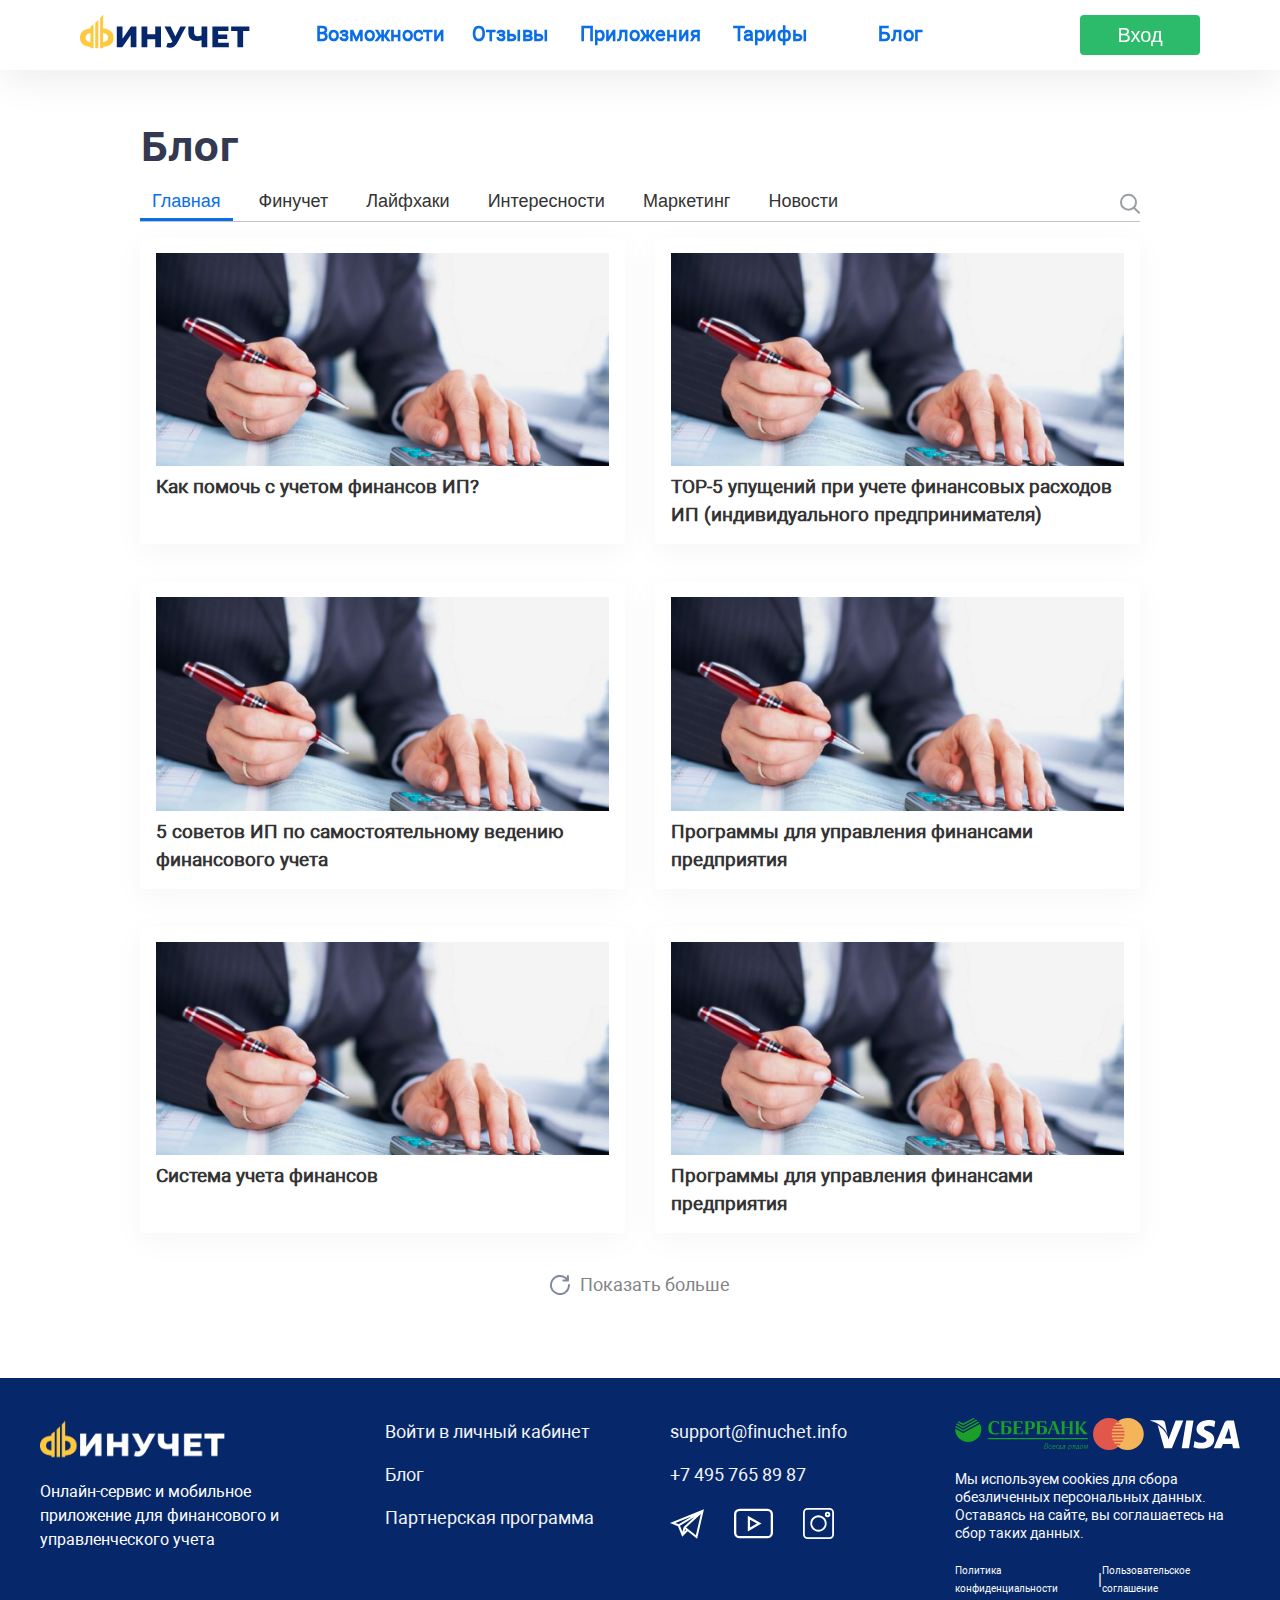
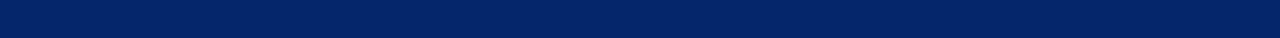
<file: blog.html>
<!DOCTYPE html>
<html lang="en">
<head>
	<meta charset="UTF-8">
	<title>Test</title>

	<link rel="stylesheet" href="css/main.css">

	<meta data-n-head="1" name="viewport" content="width=device-width, initial-scale=1">

</head>
<body>
	<div class="main">
		<div class="main__layout">

			<div class="showIn" id="showInBlog">
				<div class="showIn__header">
					<a onclick="hideInThree()">
						<img src="img/main-logo.svg" alt>
					</a>
				</div>
				<div class="showIn__form" id="registration">
					<p class="showIn__form_title">Вход / Регистрация</p>
					<div class="showIn__form_tele">
						<p>Телефон</p>
						<input type="text" class="phone-num" id="phoneBlogOne" name="user_phone" placeholder="+7 927 - 111 - 11 - 11">
					</div>
					<div class="showIn__form_password">
						<input type="password" id="password-input" placeholder="Введите пароль" name="password">
						<a class="password-control" onclick="return show_hide_password(this);"></a>
					</div>
					<div class="showIn__form_feedback">
						<a href="/">
							<p>Регистрация</p>
						</a>
						<a onclick="passwordRecovery()">
							<p>Забыли пароль?</p>
						</a>
					</div>
					<div class="showIn__form_button">
						<p>Войти</p>
					</div>
				</div>

				<div class="showIn__form" id="passwordRecovery" style="display: none;">
					<div class="showIn__form_close" onclick="closeRecovery()">
						<img src="img/showIn/close.svg" alt>
					</div>
					<p class="showIn__form_title">Восстановление пароля</p>
					<div class="showIn__form_desc">
						<p>Мы отправим на ваш номер  код.</p>
						<p>После подтверждения вы сможете назначить новый пароль</p>
					</div>
					<div class="showIn__form_tele">
						<p>Телефон</p>
						<input type="text" class="phone-num" id="phoneBlogTwo" name="user_phone" placeholder="+7 927 - 111 - 11 - 11">
					</div>
					<div class="showIn__form_code" id="formCode">
						<p>Введите код из смс</p>
						<input type="password" placeholder="* * * *">
					</div>
					<div class="showIn__form_button" id="sendNumber" onclick="showCodeForm()">
						<p>Выслать код на телефон</p>
					</div>
				</div>

				<div class="showIn__form" id="complete" style="display: none;">
					<div class="showIn__form_close">
						<img src="img/showIn/close.svg" alt>
					</div>
					<p class="showIn__form_title">Отлично!</p>
					<p class="showIn__form_desc">Теперь вы можете назначить новый пароль для входа в<br>личный кабинет</p>
					<div class="showIn__form_password">
						<input type="password" id="password-input-two" placeholder="BuLkA_HleBa736" name="password">
						<a class="password-control-two" onclick="return show_hide_password_two(this);"></a>
					</div>
					<div class="showIn__form_button">
						<p>Перейти в кабинет</p>
					</div>
				</div>
			</div>

			<div class="main__layout_landing" id="main-blog-landing">		

				<div class="header"> <!-- Шапка сайта -->
					<div class="header__logo">
						<a href="index.html">
							<img src="img/main-logo.svg" alt>
						</a>
					</div>
					<div class="header__links" id="menu">
						<div class="header__links_links-item">
							<a href="#program-features">Возможности</a>
						</div>
						<div class="header__links_links-item">
							<a href="#reviews">Отзывы</a>
						</div>
						<div class="header__links_links-item">
							<a href="#mobile-app">Приложения</a>
						</div>
						<div class="header__links_links-item">
							<a href="#tariffs">Тарифы</a>
						</div>
						<div class="header__links_links-item">
							<a href="#blog">Блог</a>
						</div>
					</div>
					<div class="header__login">
						<button id="showInButton" onclick="showInThree()">Вход</button>
					</div>
				</div>

				<div class="blog-content" id="blogBlog" style="display: flex;">
					<div class="blog-content__container">
						<div class="blog-content__container_header">
							<h2>Блог</h2>
							<div class="blog-content__container_header_tabs">
								<div class="buttons">
									<button class="buttons__tablinks active">Главная</button>
									<button class="buttons__tablinks">Финучет</button>
									<button class="buttons__tablinks">Лайфхаки</button>
									<button class="buttons__tablinks">Интересности</button>
									<button class="buttons__tablinks">Маркетинг</button>
									<button class="buttons__tablinks">Новости</button>
								</div>
								<div class="search">
									<img src="img/blogIndex/search.svg" alt>
								</div>
							</div>
							<hr>
							<div class="blog-content__container_header_mobileTabs">
								<h3>Популярные темы</h3>
								<div class="mobileTabs-hashtags">
									<p>#финучет</p>
									<p>#лайфхаки</p>
									<p>#предприниматель</p>
									<p>#маркетинг</p>
									<p>#новости</p>
									<p class="takeActive">Все тематики</p>
								</div>
							</div>
						</div>
						<div class="blog-content__container_content">	
							<div class="content-item">
								<a href="news.html">
									<div class="content-item__img">
										<img src="img/blogIndex/icon.png" alt>
									</div>
									<div class="content-item__title">
										<h3>Как помочь с учетом финансов ИП?</h3>
									</div>
								</a>
							</div>
							<div class="content-item">
								<a href="news.html">
									<div class="content-item__img">
										<img src="img/blogIndex/icon.png" alt>
									</div>
									<div class="content-item__title">
										<h3>TOP-5 упущений при учете финансовых расходов ИП (индивидуального предпринимателя)</h3>
									</div>
								</a>
							</div>
							<div class="content-item">
								<a href="news.html">
									<div class="content-item__img">
										<img src="img/blogIndex/icon.png" alt>
									</div>
									<div class="content-item__title">
										<h3>5 советов ИП по самостоятельному ведению финансового учета</h3>
									</div>
								</a>
							</div>
							<div class="content-item">
								<a href="news.html">
									<div class="content-item__img">
										<img src="img/blogIndex/icon.png" alt>
									</div>
									<div class="content-item__title">
										<h3>Программы для управления финансами предприятия</h3>
									</div>
								</a>
							</div>
							<div class="content-item">
								<a href="news.html">
									<div class="content-item__img">
										<img src="img/blogIndex/icon.png" alt>
									</div>
									<div class="content-item__title">
										<h3>Система учета финансов</h3>
									</div>
								</a>
							</div>
							<div class="content-item">
								<a href="news.html">
									<div class="content-item__img">
										<img src="img/blogIndex/icon.png" alt>
									</div>
									<div class="content-item__title">
										<h3>Программы для управления финансами предприятия</h3>
									</div>
								</a>
							</div>
						</div>
						<div class="blog-content__container_show-more">
							<img src="img/blogIndex/refresh.svg" alt>
							<p>Показать больше</p>
						</div>
					</div>
				</div>

				<div class="footer" id="footerBlog" style="display: flex;"> <!-- Подвал -->
					<div class="footer__logo">
						<img src="img/footer/logo.png" alt>
						<p>Онлайн-сервис и мобильное приложение для финансового и управленческого учета</p>
					</div>
					<div class="footer__links">
						<div class="footer__links_left">
							<a href="/">Войти в личный кабинет</a>
							<a href="/">Блог</a>
							<a href="/">Партнерская программа</a>
						</div>
						<div class="footer__links_right">
							<a href="/">support@finuchet.info</a>
							<a href="/">+7 495 765 89 87</a>
							<div class="footer__links_right_social">
								<a href="/">
									<img src="img/footer/telegram.svg" alt>
								</a>
								<a href="/">
									<img src="img/footer/youtube.svg" alt>
								</a>
								<a href="/">
									<img src="img/footer/instagram.svg" alt>
								</a>
							</div>
						</div>
					</div>
					<div class="footer__info">
						<div class="footer__info_img">
							<img src="img/footer/sberbank.svg" alt>
							<img src="img/footer/master-card.svg" alt>
							<img src="img/footer/visa.svg" alt>
						</div>
						<div class="footer__info_text">
							<p>Мы используем cookies для сбора обезличенных персональных данных. Оставаясь на сайте, вы соглашаетесь на сбор таких данных.</p>
						</div>
						<div class="footer__info_links">
							<a href="/">Политика конфиденциальности</a>
							<p>|</p> 
							<a href="/">Пользовательское соглашение</a>
						</div>
					</div>
				</div>

			</div>
		</div>
	</div>

	<script src="js/jquery-1.11.0.min.js"></script>
	<script src="js/phone-mask/jquery.maskedinput.min.js"></script>
	<script src="js/blog.js"></script>
	<script src="js/app.js"></script>

</body>
</html>
</file>
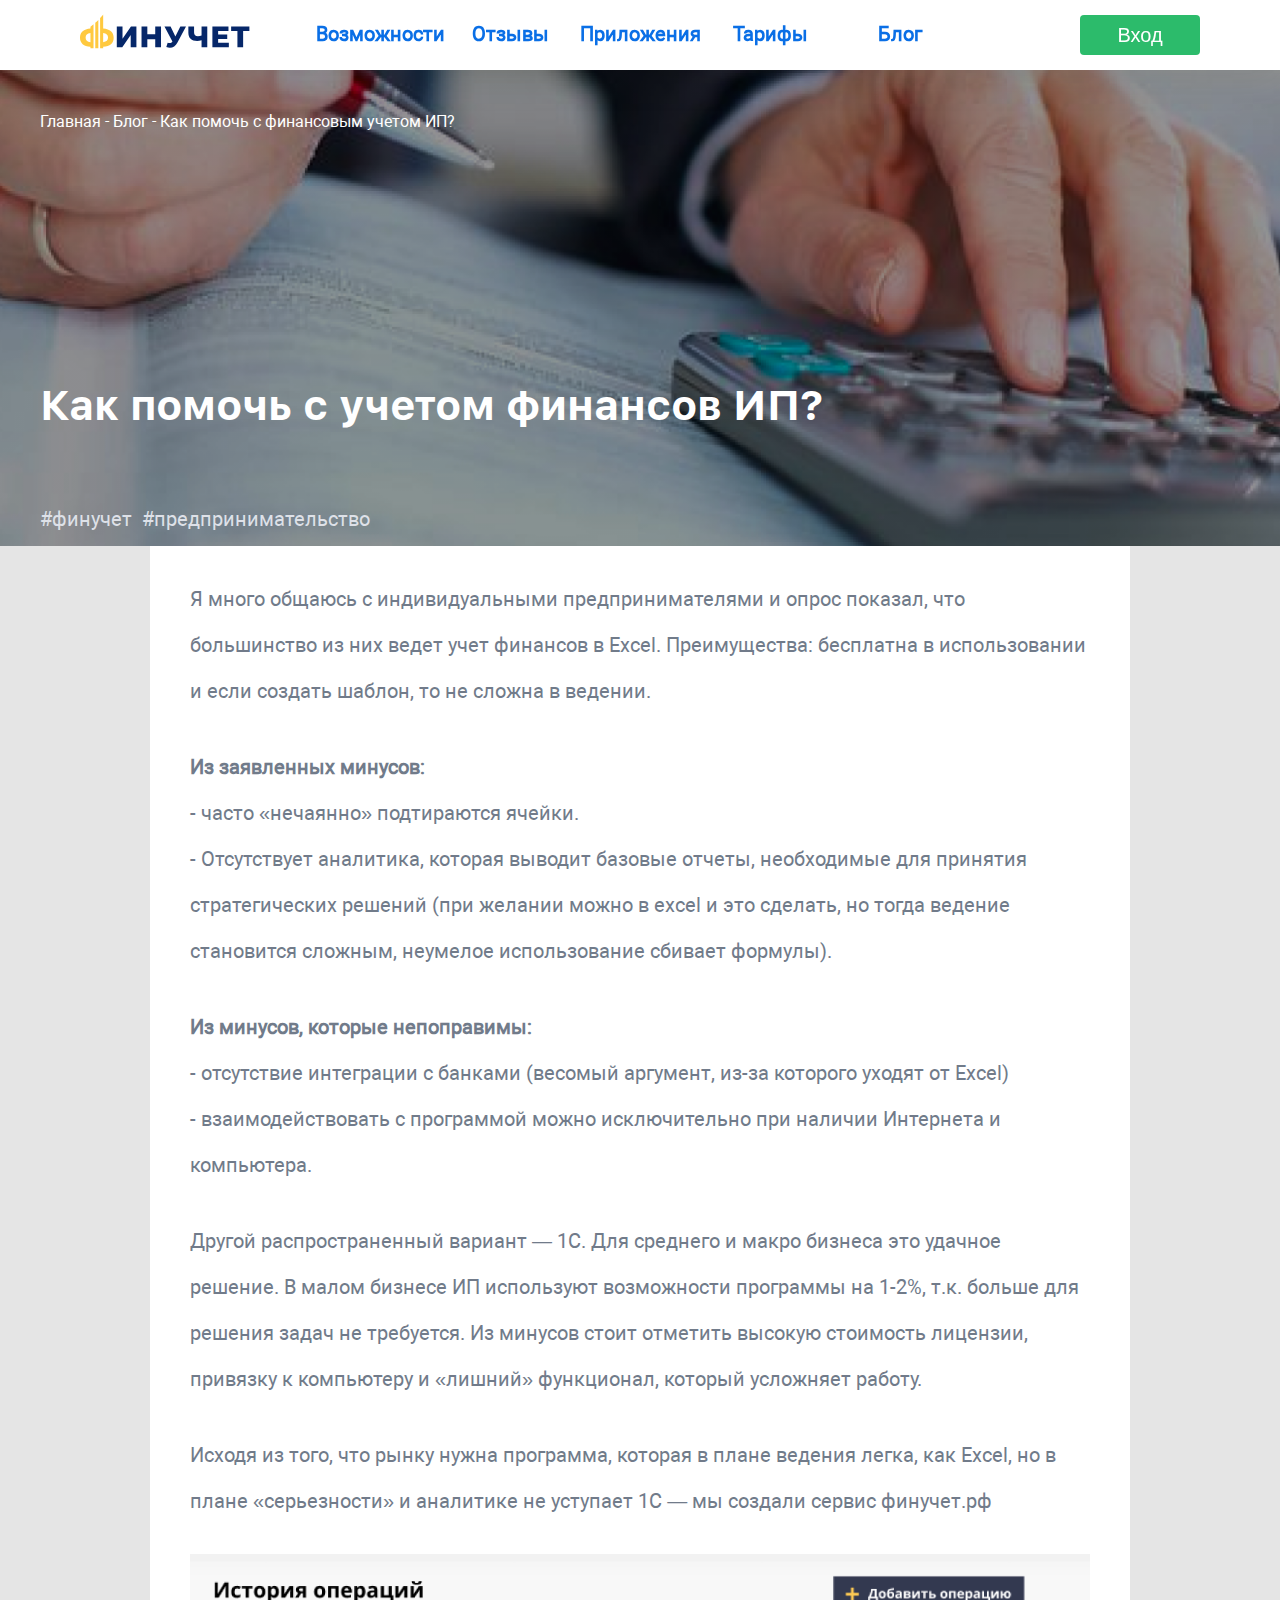
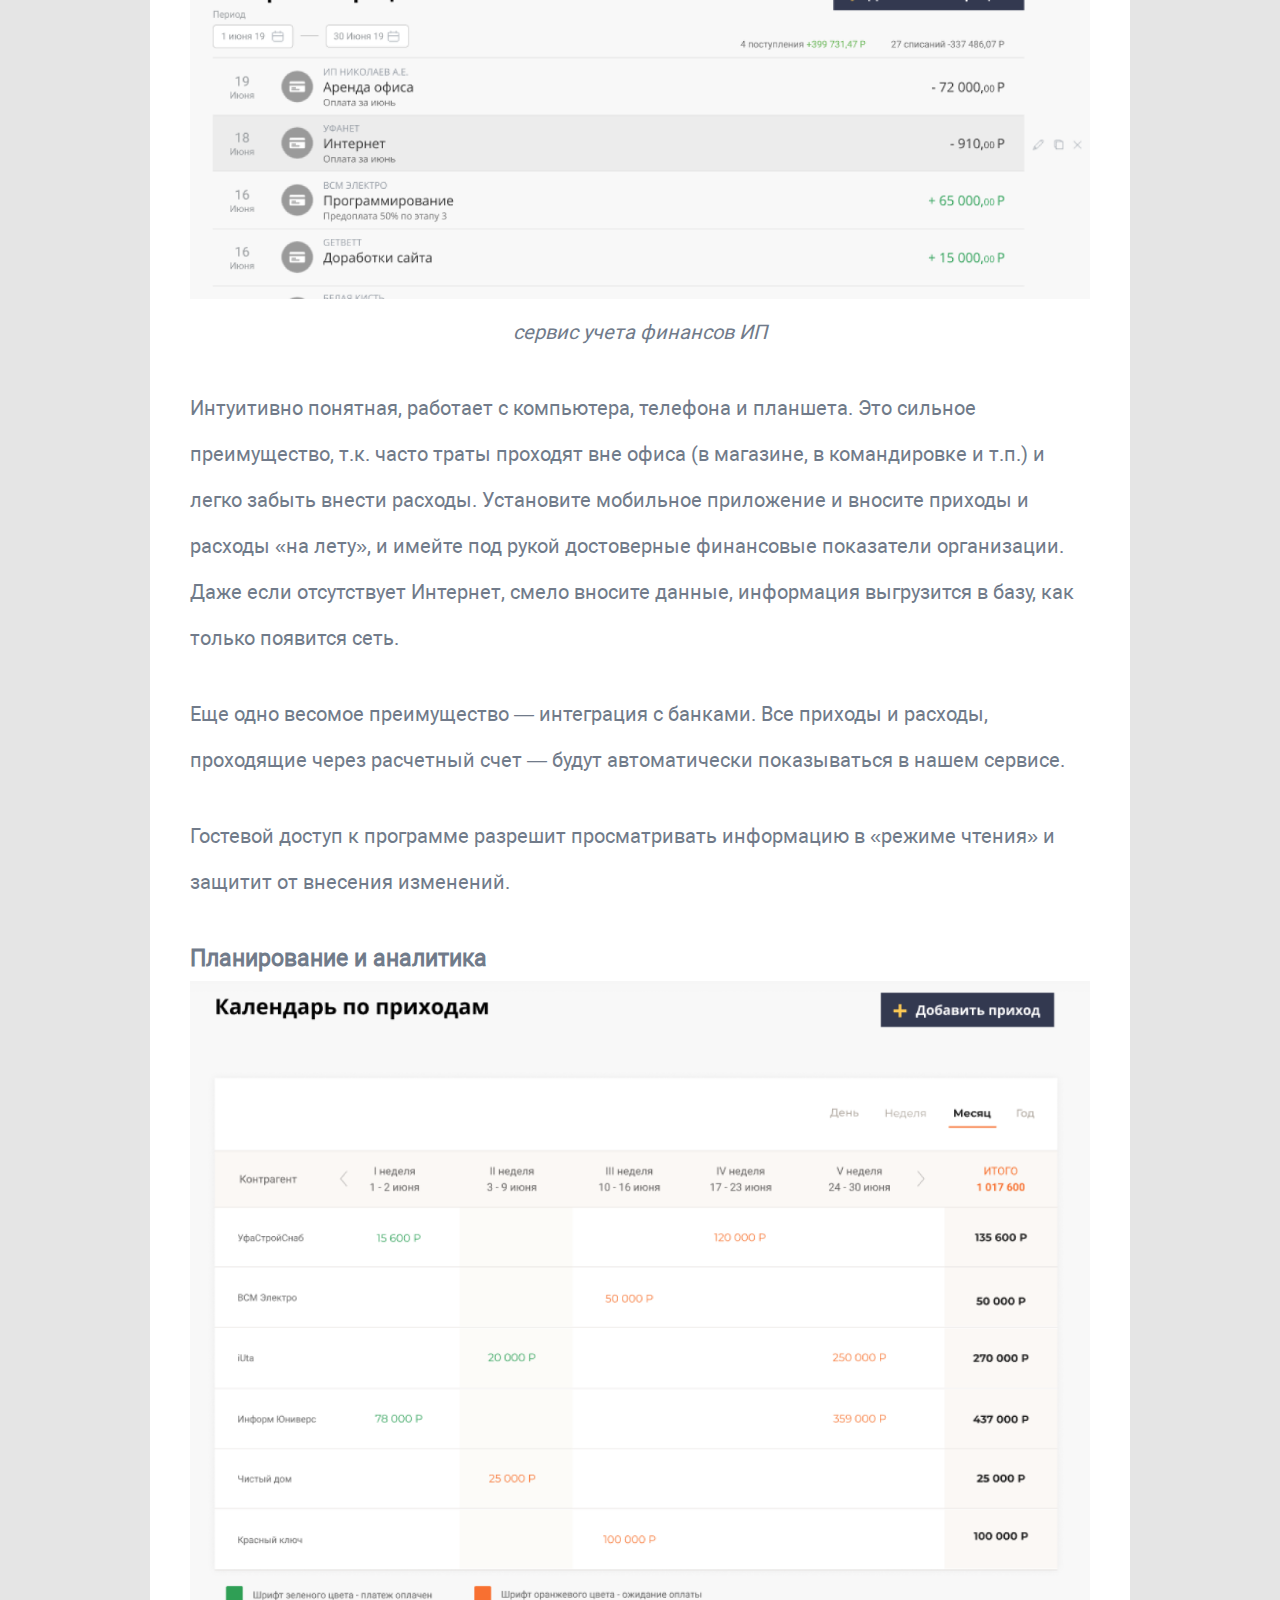
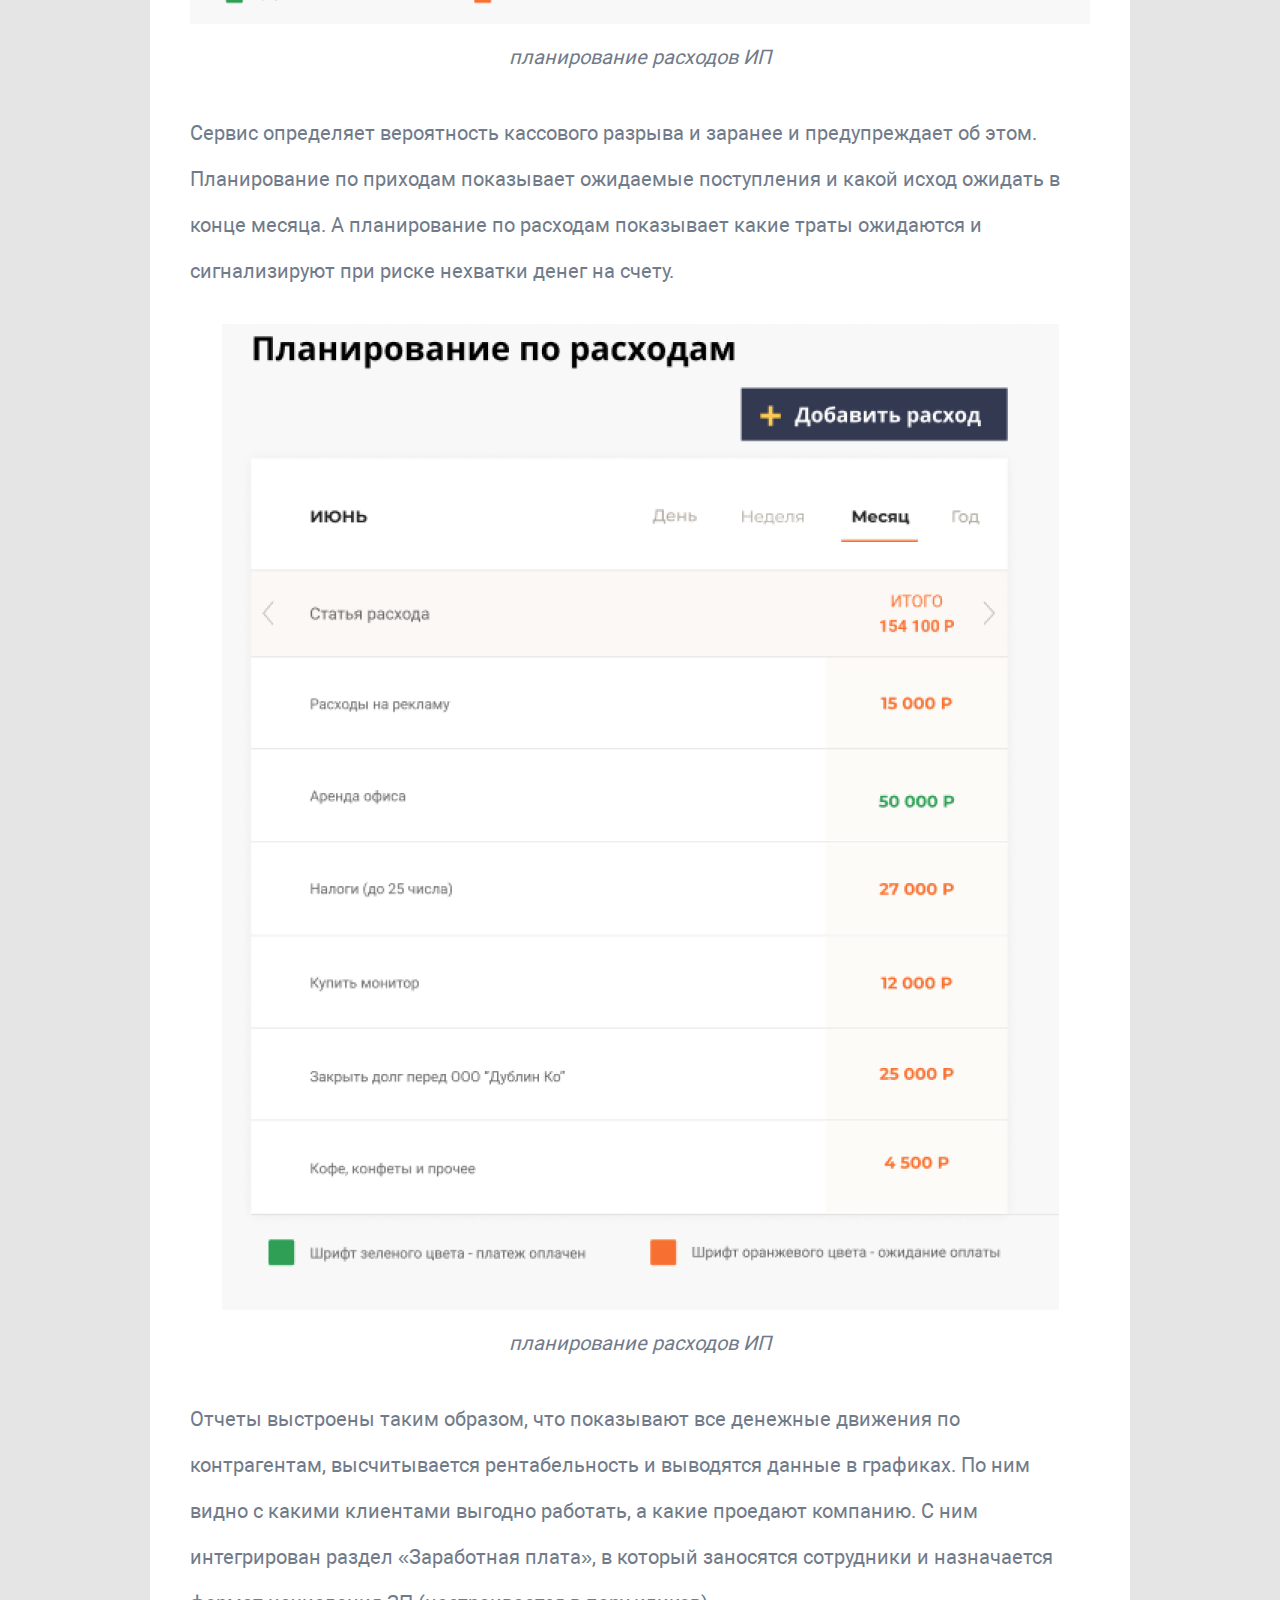
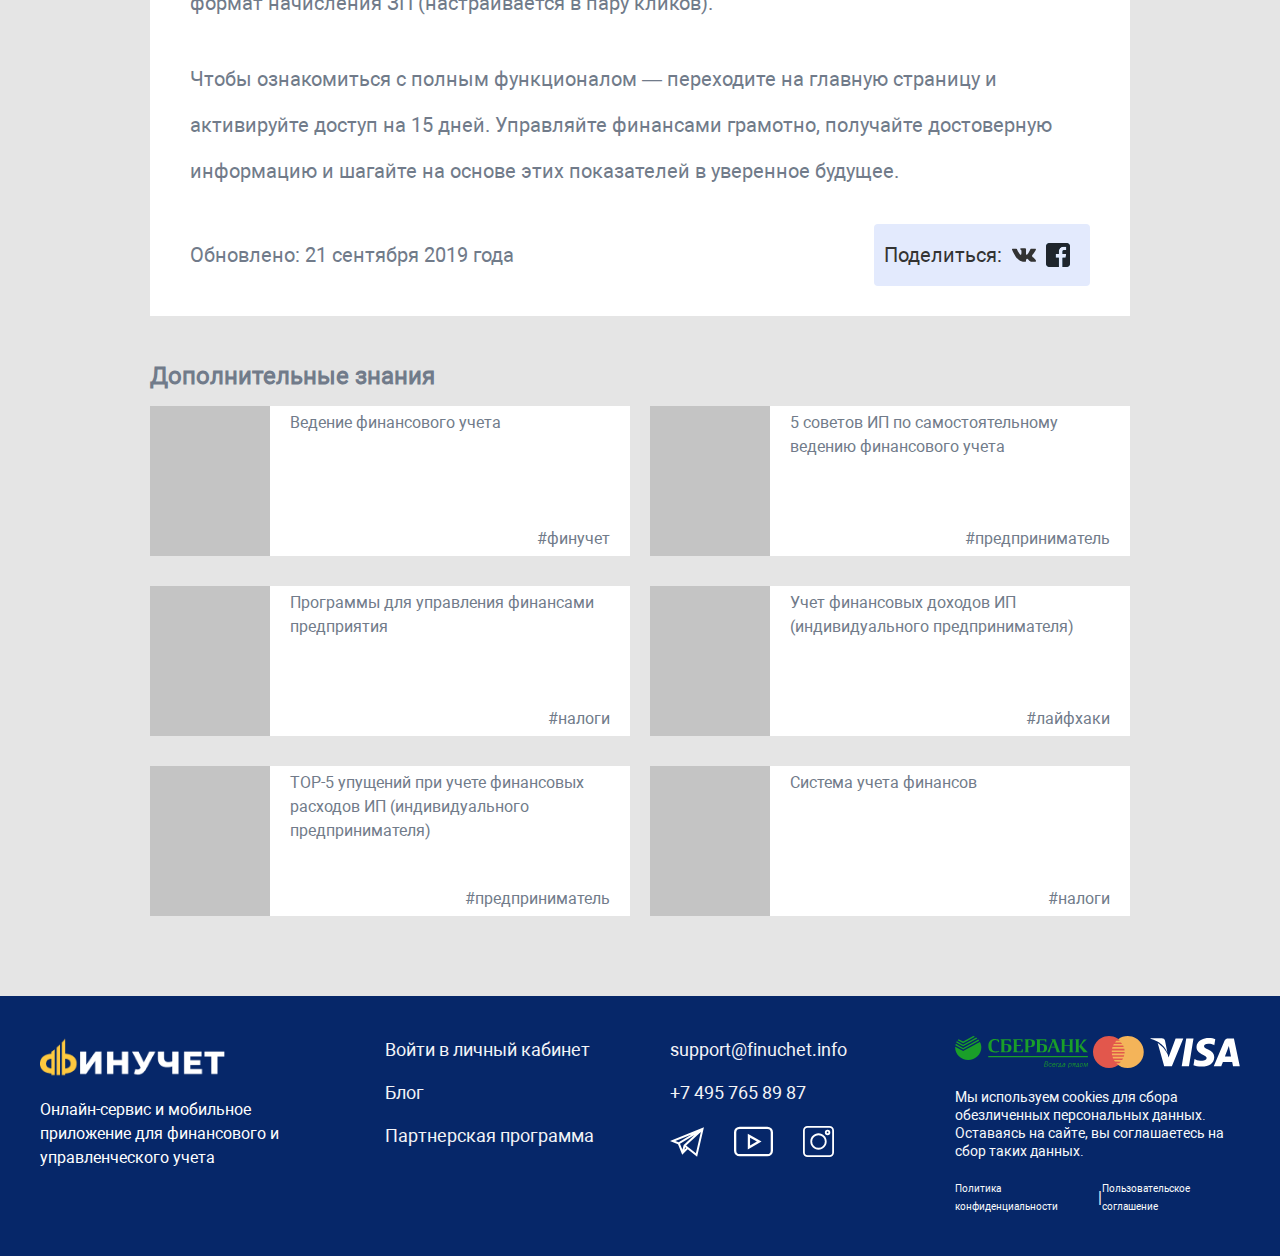
<file: news.html>
<!DOCTYPE html>
<html lang="en">
<head>
	<meta charset="UTF-8">
	<title>Test</title>

	<link rel="stylesheet" href="css/main.css">

	<meta data-n-head="1" name="viewport" content="width=device-width, initial-scale=1">

</head>
<body>
	<div class="main">
		<div class="main__layout">

			<div class="showIn" id="showInNews">
				<div class="showIn__header">
					<a onclick="hideInNews()">
						<img src="img/main-logo.svg" alt>
					</a>
				</div>
				<div class="showIn__form" id="registration">
					<p class="showIn__form_title">Вход / Регистрация</p>
					<div class="showIn__form_tele">
						<p>Телефон</p>
						<input type="text" class="phone-num" id="phoneNewsOne" name="user_phone-news" placeholder="+7 927 - 111 - 11 - 11">
					</div>
					<div class="showIn__form_password">
						<input type="password" id="password-input" placeholder="Введите пароль" name="password">
						<a class="password-control" onclick="return show_hide_password(this);"></a>
					</div>
					<div class="showIn__form_feedback">
						<a href="/">
							<p>Регистрация</p>
						</a>
						<a onclick="passwordRecovery()">
							<p>Забыли пароль?</p>
						</a>
					</div>
					<div class="showIn__form_button">
						<p>Войти</p>
					</div>
				</div>

				<div class="showIn__form" id="passwordRecovery" style="display: none;">
					<div class="showIn__form_close" onclick="closeRecovery()">
						<img src="img/showIn/close.svg" alt>
					</div>
					<p class="showIn__form_title">Восстановление пароля</p>
					<div class="showIn__form_desc">
						<p>Мы отправим на ваш номер  код.</p>
						<p>После подтверждения вы сможете назначить новый пароль</p>
					</div>
					<div class="showIn__form_tele">
						<p>Телефон</p>
						<input type="text" class="phone-num" id="phoneNewsTwo" name="user_phone-news-two" placeholder="+7 927 - 111 - 11 - 11">
					</div>
					<div class="showIn__form_code" id="formCode">
						<p>Введите код из смс</p>
						<input type="password" placeholder="* * * *">
					</div>
					<div class="showIn__form_button" id="sendNumber" onclick="showCodeForm()">
						<p>Выслать код на телефон</p>
					</div>
				</div>

				<div class="showIn__form" id="complete" style="display: none;">
					<div class="showIn__form_close">
						<img src="img/showIn/close.svg" alt>
					</div>
					<p class="showIn__form_title">Отлично!</p>
					<p class="showIn__form_desc">Теперь вы можете назначить новый пароль для входа в<br>личный кабинет</p>
					<div class="showIn__form_password">
						<input type="password" id="password-input-two" placeholder="BuLkA_HleBa736" name="password">
						<a class="password-control-two" onclick="return show_hide_password_two(this);"></a>
					</div>
					<div class="showIn__form_button">
						<p>Перейти в кабинет</p>
					</div>
				</div>
			</div>

			<div class="main__layout_landing" id="main-news-landing">				

				<div class="header"> <!-- Шапка сайта -->
					<div class="header__logo">
						<a href="index.html">
							<img src="img/main-logo.svg" alt>
						</a>
					</div>
					<div class="header__links" id="menu">
						<div class="header__links_links-item">
							<a href="#program-features">Возможности</a>
						</div>
						<div class="header__links_links-item">
							<a href="#reviews">Отзывы</a>
						</div>
						<div class="header__links_links-item">
							<a href="#mobile-app">Приложения</a>
						</div>
						<div class="header__links_links-item">
							<a href="#tariffs">Тарифы</a>
						</div>
						<div class="header__links_links-item">
							<a href="#blog">Блог</a>
						</div>
					</div>
					<div class="header__login">
						<button id="showInButton" onclick="showInNews()">Вход</button>
					</div>
				</div>

				<div class="blog-news" id="blogNews">
					<div class="blog-news__header">
						<div class="blog-news__header_main">
							<div class="blog-news__header_main_breadcrumbs">
								<p>Главная  -  Блог  -  Как помочь с финансовым учетом ИП?</p>
							</div>
							<div class="blog-news__header_main_title">
								<h2>Как помочь с учетом финансов ИП?</h2>
							</div>
							<div class="blog-news__header_main_hashtags">
								<p>#финучет</p>
								<p>#предпринимательство</p>
							</div>
						</div>
					</div>

					<div class="blog-news__container">
						<p>Я много общаюсь с индивидуальными предпринимателями и опрос показал, что большинство из них ведет учет финансов в Excel. Преимущества: бесплатна в использовании и если создать шаблон, то не сложна в ведении. 
						</p>
						<p><b>Из заявленных минусов:</b>
							<br>- часто «нечаянно» подтираются ячейки.
							<br>- Отсутствует аналитика, которая выводит базовые отчеты, необходимые для принятия стратегических решений (при желании можно в excel и это сделать, но тогда ведение становится сложным, неумелое использование сбивает формулы). 
						</p>
						<p><b>Из минусов, которые непоправимы: </b>
							<br>- отсутствие интеграции с банками (весомый аргумент, из-за которого уходят от Excel)
							<br>- взаимодействовать с программой можно исключительно при наличии Интернета и компьютера.
						</p>
						<p>
							Другой распространенный вариант — 1С. Для среднего и макро бизнеса это удачное решение. В малом бизнесе ИП используют возможности программы на 1-2%, т.к. больше для решения задач не требуется. Из минусов стоит отметить высокую стоимость лицензии, привязку к компьютеру и «лишний» функционал, который усложняет работу.
						</p>
						<p>
							Исходя из того, что рынку нужна программа, которая в плане ведения легка, как Excel, но в плане «серьезности» и аналитике не уступает 1С — мы создали сервис финучет.рф
						</p>
						<div class="blog-news__container_img">
							<img src="img/newsIndex/operationHistory.png" alt>
							<p>
								<i>сервис учета финансов ИП</i>
							</p>
						</div>
						<p>
							Интуитивно понятная, работает с компьютера, телефона и планшета. Это сильное преимущество, т.к. часто траты проходят вне офиса (в магазине, в командировке и т.п.) и легко забыть внести расходы. Установите мобильное приложение и вносите приходы и расходы «на лету», и имейте под рукой достоверные финансовые показатели организации. Даже если отсутствует Интернет, смело вносите данные, информация выгрузится в базу, как только появится сеть.
						</p>
						<p>
							Еще одно весомое преимущество — интеграция с банками. Все приходы и расходы, проходящие через расчетный счет — будут автоматически показываться в нашем сервисе.
						</p>
						<p>
							Гостевой доступ к программе разрешит просматривать информацию в «режиме чтения» и защитит от внесения изменений. 
						</p>
						<h3>Планирование и аналитика</h3>
						<div class="blog-news__container_img">
							<img src="img/newsIndex/calendar.png" alt>
							<p>
								<i>планирование расходов ИП</i>
							</p>
						</div>
						<p>
							Сервис определяет вероятность кассового разрыва и заранее и предупреждает об этом. Планирование по приходам показывает ожидаемые поступления и какой исход ожидать в конце месяца. А планирование по расходам показывает какие траты ожидаются и сигнализируют при риске нехватки денег на счету. 
						</p>
						<div class="blog-news__container_img">
							<img src="img/newsIndex/planning.png" alt>
							<p>
								<i>планирование расходов ИП</i>
							</p>
						</div>
						<p>
							Отчеты выстроены таким образом, что показывают все денежные движения по контрагентам, высчитывается рентабельность и выводятся данные в графиках. По ним видно с какими клиентами выгодно работать, а какие проедают компанию. С ним интегрирован раздел «Заработная плата», в который заносятся сотрудники и назначается формат начисления ЗП (настраивается в пару кликов).
						</p>
						<p>
							Чтобы ознакомиться с полным функционалом — переходите на главную страницу и активируйте доступ на 15 дней. Управляйте финансами грамотно, получайте достоверную информацию и шагайте на основе этих показателей в уверенное будущее.
						</p>
						<div class="blog-news__container_date-links">
							<div class="blog-news__container_date-links_date">
								<span>Обновлено: 21 сентября 2019 года</span>
							</div>
							<div class="blog-news__container_date-links_links">
								<p>Поделиться:</p>
								<a href="/">
									<img src="img/newsIndex/vk.svg" alt>
								</a>
								<a href="/">
									<img src="img/newsIndex/fb.svg" alt>
								</a>
							</div>
						</div>
					</div>

					<div class="blog-news__additional-container">
						<div class="blog-news__additional-container_header">
							<h4>Дополнительные знания</h4>
							<h5>К списку статей</h5>
							<h3>Также по этой тематике:</h3>
						</div>
						<div class="blog-news__additional-container_items">

							<div class="container-item">
								<div class="container-item__icon"></div>
								<div class="container-item__text">
									<div class="container-item__text_inner">
										<div class="container-item__text_inner_content">
											<p>Ведение финансового учета</p>
										</div>
										<div class="container-item__text_inner_hashtag">
											<p>#финучет</p>
										</div>
									</div>
								</div>
							</div>

							<div class="container-item">
								<div class="container-item__icon"></div>
								<div class="container-item__text">
									<div class="container-item__text_inner">
										<div class="container-item__text_inner_content">
											<p>5 советов ИП по самостоятельному ведению финансового учета</p>
										</div>
										<div class="container-item__text_inner_hashtag">
											<p>#предприниматель</p>
										</div>
									</div>
								</div>
							</div>

							<div class="container-item">
								<div class="container-item__icon"></div>
								<div class="container-item__text">
									<div class="container-item__text_inner">
										<div class="container-item__text_inner_content">
											<p>Программы для управления финансами предприятия</p>
										</div>
										<div class="container-item__text_inner_hashtag">
											<p>#налоги</p>
										</div>
									</div>
								</div>
							</div>

							<div class="container-item">
								<div class="container-item__icon"></div>
								<div class="container-item__text">
									<div class="container-item__text_inner">
										<div class="container-item__text_inner_content">
											<p>Учет финансовых доходов ИП (индивидуального предпринимателя)</p>
										</div>
										<div class="container-item__text_inner_hashtag">
											<p>#лайфхаки</p>
										</div>
									</div>
								</div>
							</div>

							<div class="container-item">
								<div class="container-item__icon"></div>
								<div class="container-item__text">
									<div class="container-item__text_inner">
										<div class="container-item__text_inner_content">
											<p>TOP-5 упущений при учете финансовых расходов ИП (индивидуального предпринимателя)</p>
										</div>
										<div class="container-item__text_inner_hashtag">
											<p>#предприниматель</p>
										</div>
									</div>
								</div>
							</div>

							<div class="container-item">
								<div class="container-item__icon"></div>
								<div class="container-item__text">
									<div class="container-item__text_inner">
										<div class="container-item__text_inner_content">
											<p>Система учета финансов</p>
										</div>
										<div class="container-item__text_inner_hashtag">
											<p>#налоги</p>
										</div>
									</div>
								</div>
							</div>

						</div>
					</div>

				</div>

				<div class="footer" id="footerNews"> <!-- Подвал -->
					<div class="footer__logo">
						<img src="img/footer/logo.png" alt>
						<p>Онлайн-сервис и мобильное приложение для финансового и управленческого учета</p>
					</div>
					<div class="footer__links">
						<div class="footer__links_left">
							<a href="/">Войти в личный кабинет</a>
							<a href="/">Блог</a>
							<a href="/">Партнерская программа</a>
						</div>
						<div class="footer__links_right">
							<a href="/">support@finuchet.info</a>
							<a href="/">+7 495 765 89 87</a>
							<div class="footer__links_right_social">
								<a href="/">
									<img src="img/footer/telegram.svg" alt>
								</a>
								<a href="/">
									<img src="img/footer/youtube.svg" alt>
								</a>
								<a href="/">
									<img src="img/footer/instagram.svg" alt>
								</a>
							</div>
						</div>
					</div>
					<div class="footer__info">
						<div class="footer__info_img">
							<img src="img/footer/sberbank.svg" alt>
							<img src="img/footer/master-card.svg" alt>
							<img src="img/footer/visa.svg" alt>
						</div>
						<div class="footer__info_text">
							<p>Мы используем cookies для сбора обезличенных персональных данных. Оставаясь на сайте, вы соглашаетесь на сбор таких данных.</p>
						</div>
						<div class="footer__info_links">
							<a href="/">Политика конфиденциальности</a>
							<p>|</p> 
							<a href="/">Пользовательское соглашение</a>
						</div>
					</div>
				</div>

			</div>
		</div>
	</div>

	<script src="js/jquery-1.11.0.min.js"></script>
	<script src="js/phone-mask/jquery.maskedinput.min.js"></script>
	<script src="js/jquery-migrate-1.2.1.min.js"></script>
	<script src="js/news.js"></script>
	<script src="js/app.js"></script>

</body>
</html>
</file>
<file: css/main.css>
@font-face {
  font-family: 'Gilroy';
  src: url("../fonts/Gilroy/Gilroy-Regular.ttf") format("truetype");
  src: url("../fonts/Gilroy/Gilroy-Regular.eot") format("embedded-opentype");
  src: url("../fonts/Gilroy/Gilroy-Regular.woff") format("woff");
  src: url("../fonts/Gilroy/Gilroy-Regular.woff2") format("woff2");
  font-weight: normal;
  font-style: normal; }

@font-face {
  font-family: 'SF UI Text Regular';
  src: url("../fonts/SFUIText/SFUIText-Regular.ttf") format("truetype");
  src: url("../fonts/SFUIText/SFUIText-Regular.woff") format("woff");
  font-weight: normal;
  font-style: normal; }

@font-face {
  font-family: 'SF UI Text Bold';
  src: local("SF UI Text Bold"), url("../fonts/SFUIText/SFUIText-Bold.ttf") format("truetype");
  src: local("SF UI Text Bold"), url("../fonts/SFUIText/SFUIText-Bold.eot") format("embedded-opentype");
  src: local("SF UI Text Bold"), url("../fonts/SFUIText/SFUIText-Bold.woff") format("woff");
  src: local("SF UI Text Bold"), url("../fonts/SFUIText/SFUIText-Bold.woff2") format("woff2");
  font-weight: bold;
  font-style: normal; }

@font-face {
  font-family: 'Roboto';
  src: url("../fonts/Roboto/Roboto.ttf") format("truetype");
  src: url("../fonts/Roboto/Roboto.woff") format("woff");
  src: url("../fonts/Roboto/Roboto.woff2") format("woff2");
  font-weight: normal;
  font-style: normal; }

@font-face {
  font-family: 'Roboto Bold';
  src: url("../fonts/Roboto/Robotobold.ttf") format("truetype");
  src: url("../fonts/Roboto/Robotobold.woff") format("woff");
  src: url("../fonts/Roboto/Robotobold.woff2") format("woff2");
  font-weight: bold;
  font-style: normal; }

@font-face {
  font-family: 'Roboto Italic';
  src: url("../fonts/Roboto/Roboto-Italic.ttf") format("truetype");
  src: url("../fonts/Roboto/Roboto-Italic.eot") format("embedded-opentype");
  src: url("../fonts/Roboto/Roboto-Italic.woff") format("woof");
  src: url("../fonts/Roboto/Roboto-Italic.woff2") format("woff2");
  font-style: italic;
  font-weight: normal; }

* {
  -webkit-box-sizing: border-box;
          box-sizing: border-box; }
  *::before, *::after {
    -webkit-box-sizing: border-box;
            box-sizing: border-box; }

ul[class], ol[class] {
  padding: 0; }

body, h1, h2, h3, h4, p, ul[class], ol[class], li, figure, figcaption, blockquote, dl, dd {
  margin: 0; }

body {
  min-height: 100vh;
  scroll-behavior: smooth;
  text-rendering: optimizeSpeed;
  line-height: 1.5; }

ul[class], ol[class] {
  list-style: none; }

.header {
  position: fixed;
  display: -webkit-box;
  display: -webkit-flex;
  display: -ms-flexbox;
  display: flex;
  -webkit-box-align: center;
  -webkit-align-items: center;
      -ms-flex-align: center;
          align-items: center;
  -webkit-box-pack: justify;
  -webkit-justify-content: space-between;
      -ms-flex-pack: justify;
          justify-content: space-between;
  -webkit-box-sizing: border-box;
          box-sizing: border-box;
  width: 100%;
  height: 70px;
  padding: 30px 80px;
  background: #FFFFFF;
  -webkit-box-shadow: 0px 8px 40px rgba(0, 0, 0, 0.08);
          box-shadow: 0px 8px 40px rgba(0, 0, 0, 0.08);
  z-index: 10; }
  @media screen and (max-width: 1260px) {
    .header {
      padding: 20px; } }
  .header__logo {
    display: -webkit-box;
    display: -webkit-flex;
    display: -ms-flexbox;
    display: flex;
    -webkit-box-align: center;
    -webkit-align-items: center;
        -ms-flex-align: center;
            align-items: center;
    -webkit-box-flex: 1;
    -webkit-flex: 1;
        -ms-flex: 1;
            flex: 1;
    cursor: pointer; }
    @media screen and (max-width: 1400px) {
      .header__logo img {
        width: 170px; } }
    @media screen and (max-width: 1260px) {
      .header__logo img {
        width: 160px; } }
  .header__links {
    display: -webkit-box;
    display: -webkit-flex;
    display: -ms-flexbox;
    display: flex;
    -webkit-box-align: center;
    -webkit-align-items: center;
        -ms-flex-align: center;
            align-items: center;
    -webkit-box-pack: justify;
    -webkit-justify-content: space-between;
        -ms-flex-pack: justify;
            justify-content: space-between;
    -webkit-box-flex: 2;
    -webkit-flex: 2;
        -ms-flex: 2;
            flex: 2;
    height: inherit; }
    .header__links a {
      color: #0A6FE6;
      text-decoration: none;
      font-size: 20px;
      font-family: "Roboto", sans-serif;
      font-weight: 700; }
    .header__links_links-item {
      display: -webkit-box;
      display: -webkit-flex;
      display: -ms-flexbox;
      display: flex;
      -webkit-box-align: center;
      -webkit-align-items: center;
          -ms-flex-align: center;
              align-items: center;
      -webkit-box-pack: center;
      -webkit-justify-content: center;
          -ms-flex-pack: center;
              justify-content: center;
      height: 100%;
      min-width: 130px;
      border-bottom: 3px solid #FFFFFF; }
      .header__links_links-item:hover {
        border-bottom: 3px solid #0A6FE6; }
    @media screen and (max-width: 1100px) {
      .header__links {
        display: none; } }
  .header__login {
    display: -webkit-box;
    display: -webkit-flex;
    display: -ms-flexbox;
    display: flex;
    -webkit-box-align: center;
    -webkit-align-items: center;
        -ms-flex-align: center;
            align-items: center;
    -webkit-box-pack: end;
    -webkit-justify-content: flex-end;
        -ms-flex-pack: end;
            justify-content: flex-end;
    -webkit-box-flex: 1;
    -webkit-flex: 1;
        -ms-flex: 1;
            flex: 1; }
    .header__login button {
      display: -webkit-box;
      display: -webkit-flex;
      display: -ms-flexbox;
      display: flex;
      -webkit-box-align: center;
      -webkit-align-items: center;
          -ms-flex-align: center;
              align-items: center;
      -webkit-box-pack: center;
      -webkit-justify-content: center;
          -ms-flex-pack: center;
              justify-content: center;
      border: none;
      border-radius: 4px;
      background: #2CBB6B;
      font-size: 20px;
      font-weight: 500;
      color: #FFFFFF;
      width: 120px;
      height: 40px;
      outline: none;
      cursor: pointer;
      -webkit-user-select: none;
         -moz-user-select: none;
          -ms-user-select: none;
              user-select: none; }
      @media screen and (max-width: 500px) {
        .header__login button {
          color: #0A6FE7;
          background: #E7F1FD;
          font-size: 16px;
          font-weight: 700;
          line-height: 30px;
          width: 80px;
          height: 40px; } }

.footer {
  display: -webkit-box;
  display: -webkit-flex;
  display: -ms-flexbox;
  display: flex;
  width: 100%;
  background: #062769;
  padding: 40px; }
  @media screen and (max-width: 1100px) {
    .footer {
      padding: 40px 20px;
      -webkit-box-orient: vertical;
      -webkit-box-direction: normal;
      -webkit-flex-direction: column;
          -ms-flex-direction: column;
              flex-direction: column; } }
  .footer__logo {
    display: -webkit-box;
    display: -webkit-flex;
    display: -ms-flexbox;
    display: flex;
    -webkit-box-orient: vertical;
    -webkit-box-direction: normal;
    -webkit-flex-direction: column;
        -ms-flex-direction: column;
            flex-direction: column;
    -webkit-box-align: start;
    -webkit-align-items: flex-start;
        -ms-flex-align: start;
            align-items: flex-start;
    -webkit-box-flex: 1;
    -webkit-flex: 1;
        -ms-flex: 1;
            flex: 1;
    padding-right: 60px; }
    @media screen and (max-width: 1100px) {
      .footer__logo {
        padding: 0;
        margin-bottom: 30px;
        -webkit-box-align: center;
        -webkit-align-items: center;
            -ms-flex-align: center;
                align-items: center; } }
    @media screen and (max-width: 500px) {
      .footer__logo {
        -webkit-box-align: start;
        -webkit-align-items: flex-start;
            -ms-flex-align: start;
                align-items: flex-start; } }
    .footer__logo img {
      max-width: 185px;
      margin-bottom: 20px; }
      @media screen and (max-width: 1100px) {
        .footer__logo img {
          width: auto; } }
    .footer__logo > p {
      font-family: "Roboto", sans-serif;
      font-size: 16px;
      line-height: 24px;
      color: #FFFFFF; }
      @media screen and (max-width: 1100px) {
        .footer__logo > p {
          text-align: center; } }
      @media screen and (max-width: 1100px) {
        .footer__logo > p {
          text-align: left;
          font-size: 14px; } }
  .footer__links {
    display: -webkit-box;
    display: -webkit-flex;
    display: -ms-flexbox;
    display: flex;
    -webkit-box-pack: justify;
    -webkit-justify-content: space-between;
        -ms-flex-pack: justify;
            justify-content: space-between;
    -webkit-box-flex: 2;
    -webkit-flex: 2;
        -ms-flex: 2;
            flex: 2; }
    @media screen and (max-width: 1100px) {
      .footer__links {
        -webkit-box-pack: space-evenly;
        -webkit-justify-content: space-evenly;
            -ms-flex-pack: space-evenly;
                justify-content: space-evenly; } }
    @media screen and (max-width: 500px) {
      .footer__links {
        -webkit-box-align: center;
        -webkit-align-items: center;
            -ms-flex-align: center;
                align-items: center;
        -webkit-box-pack: justify;
        -webkit-justify-content: space-between;
            -ms-flex-pack: justify;
                justify-content: space-between;
        -webkit-flex-wrap: wrap;
            -ms-flex-wrap: wrap;
                flex-wrap: wrap; }
        .footer__links .mobileHidden {
          display: none; } }
    .footer__links_left, .footer__links_right {
      display: -webkit-box;
      display: -webkit-flex;
      display: -ms-flexbox;
      display: flex;
      -webkit-box-orient: vertical;
      -webkit-box-direction: normal;
      -webkit-flex-direction: column;
          -ms-flex-direction: column;
              flex-direction: column;
      -webkit-box-align: start;
      -webkit-align-items: flex-start;
          -ms-flex-align: start;
              align-items: flex-start;
      -webkit-box-flex: 1;
      -webkit-flex: 1;
          -ms-flex: 1;
              flex: 1; }
      @media screen and (max-width: 1100px) {
        .footer__links_left, .footer__links_right {
          -webkit-box-flex: 0;
          -webkit-flex: none;
              -ms-flex: none;
                  flex: none; } }
      @media screen and (max-width: 500px) {
        .footer__links_left, .footer__links_right {
          -webkit-box-align: start;
          -webkit-align-items: flex-start;
              -ms-flex-align: start;
                  align-items: flex-start; } }
      .footer__links_left a, .footer__links_right a {
        font-size: 18px;
        line-height: 28px;
        color: #F3F4F7;
        text-decoration: none;
        margin-bottom: 15px; }
        @media screen and (max-width: 500px) {
          .footer__links_left a, .footer__links_right a {
            font-size: 16px; } }
    .footer__links_right_social {
      display: -webkit-box;
      display: -webkit-flex;
      display: -ms-flexbox;
      display: flex;
      -webkit-box-orient: horizontal;
      -webkit-box-direction: normal;
      -webkit-flex-direction: row;
          -ms-flex-direction: row;
              flex-direction: row;
      -webkit-box-align: center;
      -webkit-align-items: center;
          -ms-flex-align: center;
              align-items: center; }
      .footer__links_right_social a {
        margin-right: 30px; }
  .footer__info {
    display: -webkit-box;
    display: -webkit-flex;
    display: -ms-flexbox;
    display: flex;
    -webkit-box-orient: vertical;
    -webkit-box-direction: normal;
    -webkit-flex-direction: column;
        -ms-flex-direction: column;
            flex-direction: column;
    -webkit-box-flex: 1;
    -webkit-flex: 1;
        -ms-flex: 1;
            flex: 1; }
    .footer__info_img {
      display: -webkit-box;
      display: -webkit-flex;
      display: -ms-flexbox;
      display: flex;
      -webkit-box-align: center;
      -webkit-align-items: center;
          -ms-flex-align: center;
              align-items: center;
      -webkit-box-pack: justify;
      -webkit-justify-content: space-between;
          -ms-flex-pack: justify;
              justify-content: space-between;
      margin-bottom: 20px; }
      .footer__info_img img {
        cursor: pointer; }
      @media screen and (max-width: 1100px) {
        .footer__info_img {
          -webkit-flex-wrap: wrap;
              -ms-flex-wrap: wrap;
                  flex-wrap: wrap;
          -webkit-box-pack: center;
          -webkit-justify-content: center;
              -ms-flex-pack: center;
                  justify-content: center; }
          .footer__info_img img {
            margin-right: 20px; } }
      @media screen and (max-width: 500px) {
        .footer__info_img {
          -webkit-box-pack: start;
          -webkit-justify-content: flex-start;
              -ms-flex-pack: start;
                  justify-content: flex-start;
          margin-bottom: 28px; }
          .footer__info_img img {
            width: 15%; }
            .footer__info_img img:first-child {
              width: 30%; } }
    .footer__info_text {
      font-size: 14px;
      line-height: 18px;
      color: #F8FAFB;
      margin-bottom: 20px; }
      @media screen and (max-width: 1100px) {
        .footer__info_text {
          text-align: center; } }
      @media screen and (max-width: 500px) {
        .footer__info_text {
          text-align: left;
          font-size: 10px; } }
    .footer__info_links {
      display: -webkit-box;
      display: -webkit-flex;
      display: -ms-flexbox;
      display: flex;
      -webkit-box-align: center;
      -webkit-align-items: center;
          -ms-flex-align: center;
              align-items: center;
      -webkit-box-pack: justify;
      -webkit-justify-content: space-between;
          -ms-flex-pack: justify;
              justify-content: space-between;
      color: #F8FAFB; }
      @media screen and (max-width: 1100px) {
        .footer__info_links {
          -webkit-box-pack: center;
          -webkit-justify-content: center;
              -ms-flex-pack: center;
                  justify-content: center;
          font-size: 12px; }
          .footer__info_links p {
            margin: 0 5px; } }
      @media screen and (max-width: 500px) {
        .footer__info_links {
          -webkit-box-pack: start;
          -webkit-justify-content: flex-start;
              -ms-flex-pack: start;
                  justify-content: flex-start;
          font-size: 10px; } }
      .footer__info_links a {
        font-size: 12px;
        line-height: 18px;
        color: #F8FAFB;
        text-decoration: none; }
        @media screen and (max-width: 1600px) {
          .footer__info_links a {
            font-size: 10px; } }

.showIn {
  position: absolute;
  top: -200%;
  background: #E5E5E5;
  width: 100%;
  min-height: 100vh;
  z-index: 15; }
  .showIn__header {
    position: fixed;
    display: -webkit-box;
    display: -webkit-flex;
    display: -ms-flexbox;
    display: flex;
    -webkit-box-align: center;
    -webkit-align-items: center;
        -ms-flex-align: center;
            align-items: center;
    -webkit-box-pack: start;
    -webkit-justify-content: flex-start;
        -ms-flex-pack: start;
            justify-content: flex-start;
    width: 100%;
    height: 70px;
    background: #FFFFFF;
    -webkit-box-sizing: border-box;
            box-sizing: border-box;
    padding: 30px 80px;
    -webkit-box-shadow: 0px 8px 40px rgba(0, 0, 0, 0.08);
            box-shadow: 0px 8px 40px rgba(0, 0, 0, 0.08);
    z-index: 16; }
    @media screen and (max-width: 770px) {
      .showIn__header {
        -webkit-box-pack: center;
        -webkit-justify-content: center;
            -ms-flex-pack: center;
                justify-content: center; } }
  .showIn__form {
    position: absolute;
    display: -webkit-box;
    display: -webkit-flex;
    display: -ms-flexbox;
    display: flex;
    -webkit-box-orient: vertical;
    -webkit-box-direction: normal;
    -webkit-flex-direction: column;
        -ms-flex-direction: column;
            flex-direction: column;
    -webkit-box-align: center;
    -webkit-align-items: center;
        -ms-flex-align: center;
            align-items: center;
    width: 600px;
    height: 500px;
    background: #FFFFFF;
    -webkit-box-shadow: 0px 8px 40px rgba(0, 0, 0, 0.08);
            box-shadow: 0px 8px 40px rgba(0, 0, 0, 0.08);
    border-radius: 8px;
    left: 50%;
    top: 50%;
    -webkit-transform: translate(-50%, -50%);
        -ms-transform: translate(-50%, -50%);
            transform: translate(-50%, -50%); }
    @media screen and (max-width: 650px) {
      .showIn__form {
        width: 500px; } }
    @media screen and (max-width: 550px) {
      .showIn__form {
        width: 400px;
        height: 380px; } }
    @media screen and (max-width: 450px) {
      .showIn__form {
        width: 300px;
        height: 300px; } }
    .showIn__form input {
      height: 64px;
      font-size: 18px;
      padding: 0 24px;
      border-radius: 4px;
      border: 1px solid #CED0D6;
      outline: none; }
      .showIn__form input::-webkit-input-placeholder {
        color: #9A9DA2; }
      .showIn__form input::-moz-placeholder {
        color: #9A9DA2; }
      .showIn__form input:-ms-input-placeholder {
        color: #9A9DA2; }
      .showIn__form input::-ms-input-placeholder {
        color: #9A9DA2; }
      .showIn__form input::placeholder {
        color: #9A9DA2; }
      @media screen and (max-width: 550px) {
        .showIn__form input {
          height: 50px;
          font-size: 16px; } }
      @media screen and (max-width: 450px) {
        .showIn__form input {
          height: 40px;
          font-size: 14px; } }
    .showIn__form_close {
      position: absolute;
      top: 3%;
      right: 3%;
      cursor: pointer; }
      @media screen and (max-width: 550px) {
        .showIn__form_close {
          top: 1%;
          right: 2%; } }
    .showIn__form_title {
      margin-top: 50px;
      margin-bottom: 32px;
      font-size: 32px;
      font-weight: 700;
      font-family: "SF UI Text Bold";
      color: #333950; }
      @media screen and (max-width: 550px) {
        .showIn__form_title {
          margin-top: 25px;
          margin-bottom: 10px;
          font-size: 28px; } }
      @media screen and (max-width: 450px) {
        .showIn__form_title {
          font-size: 20px;
          margin-bottom: 5px; } }
    .showIn__form_tele {
      margin-bottom: 24px; }
      @media screen and (max-width: 450px) {
        .showIn__form_tele {
          margin-bottom: 10px; } }
      .showIn__form_tele p {
        color: #7F8A9F;
        font-size: 16px;
        margin-bottom: 8px; }
        @media screen and (max-width: 550px) {
          .showIn__form_tele p {
            font-size: 14px; } }
    .showIn__form_password {
      position: relative;
      margin-bottom: 24px; }
      @media screen and (max-width: 450px) {
        .showIn__form_password {
          margin-bottom: 10px; } }
      .showIn__form_password .password-control, .showIn__form_password .password-control-two {
        position: absolute;
        top: 20px;
        right: 16px;
        display: inline-block;
        width: 25px;
        height: 25px;
        background: url("../img/showIn/eye-on.png");
        background-position: center;
        background-repeat: no-repeat; }
        @media screen and (max-width: 550px) {
          .showIn__form_password .password-control, .showIn__form_password .password-control-two {
            top: 13px; } }
        @media screen and (max-width: 450px) {
          .showIn__form_password .password-control, .showIn__form_password .password-control-two {
            height: 15px;
            width: 15px;
            background-size: 100%; } }
      .showIn__form_password .view {
        background: url("../img/showIn/eye-off.png");
        background-position: center;
        background-repeat: no-repeat; }
        @media screen and (max-width: 450px) {
          .showIn__form_password .view {
            height: 15px;
            width: 15px;
            background-size: 100%; } }
    .showIn__form_feedback {
      display: -webkit-box;
      display: -webkit-flex;
      display: -ms-flexbox;
      display: flex;
      -webkit-box-orient: horizontal;
      -webkit-box-direction: normal;
      -webkit-flex-direction: row;
          -ms-flex-direction: row;
              flex-direction: row;
      width: 270px;
      -webkit-box-pack: justify;
      -webkit-justify-content: space-between;
          -ms-flex-pack: justify;
              justify-content: space-between;
      margin-bottom: 24px; }
      @media screen and (max-width: 450px) {
        .showIn__form_feedback {
          margin-bottom: 10px;
          -webkit-box-pack: space-evenly;
          -webkit-justify-content: space-evenly;
              -ms-flex-pack: space-evenly;
                  justify-content: space-evenly; } }
      .showIn__form_feedback a {
        font-size: 16px;
        text-decoration: none;
        color: #7F8A9F;
        cursor: pointer; }
        @media screen and (max-width: 450px) {
          .showIn__form_feedback a {
            font-size: 12px; } }
    .showIn__form_button {
      display: -webkit-box;
      display: -webkit-flex;
      display: -ms-flexbox;
      display: flex;
      -webkit-box-align: center;
      -webkit-align-items: center;
          -ms-flex-align: center;
              align-items: center;
      -webkit-box-pack: center;
      -webkit-justify-content: center;
          -ms-flex-pack: center;
              justify-content: center;
      min-width: 200px;
      height: 64px;
      background: -webkit-gradient(linear, left bottom, left top, from(#0A6FE7), to(#0A6FE7)), -webkit-gradient(linear, left bottom, left top, from(#2B71FD), to(#2B71FD)), #22A2EA;
      background: -o-linear-gradient(bottom, #0A6FE7, #0A6FE7), -o-linear-gradient(bottom, #2B71FD, #2B71FD), #22A2EA;
      background: linear-gradient(0deg, #0A6FE7, #0A6FE7), linear-gradient(0deg, #2B71FD, #2B71FD), #22A2EA;
      border-radius: 4px;
      cursor: pointer; }
      @media screen and (max-width: 550px) {
        .showIn__form_button {
          height: 40px; } }
      .showIn__form_button p {
        color: #FFFFFF;
        font-size: 18px;
        font-weight: 500;
        margin: 0 30px; }
        @media screen and (max-width: 550px) {
          .showIn__form_button p {
            font-size: 16px;
            margin: 0 18px; } }
    .showIn__form_code {
      display: none;
      -webkit-box-align: center;
      -webkit-align-items: center;
          -ms-flex-align: center;
              align-items: center;
      margin-bottom: 24px; }
      .showIn__form_code input {
        width: 110px; }
      .showIn__form_code p {
        margin-right: 16px; }
        @media screen and (max-width: 550px) {
          .showIn__form_code p {
            font-size: 14px; } }
    .showIn__form_desc {
      margin-bottom: 24px;
      font-size: 16px;
      color: #54565E; }
      @media screen and (max-width: 550px) {
        .showIn__form_desc {
          max-width: 350px; } }
      @media screen and (max-width: 450px) {
        .showIn__form_desc {
          font-size: 14px;
          margin-left: 25px; } }

.main-contentMobile {
  position: relative;
  display: none;
  -webkit-box-orient: vertical;
  -webkit-box-direction: normal;
  -webkit-flex-direction: column;
      -ms-flex-direction: column;
          flex-direction: column;
  -webkit-box-align: center;
  -webkit-align-items: center;
      -ms-flex-align: center;
          align-items: center;
  width: 100%;
  min-height: -webkit-calc(100vh - 70px);
  min-height: calc(100vh - 70px);
  -webkit-box-sizing: border-box;
          box-sizing: border-box;
  background: #F5F6FA;
  margin-top: 70px; }
  @media screen and (max-width: 500px) {
    .main-contentMobile {
      display: -webkit-box;
      display: -webkit-flex;
      display: -ms-flexbox;
      display: flex; } }
  .main-contentMobile_container h1 {
    font-size: 25px;
    font-family: "SF UI Text Bold";
    color: #062769;
    line-height: 34px;
    text-align: center;
    padding: 20px 16px 26px 16px; }
  .main-contentMobile_container_video {
    margin-bottom: 27px; }
    .main-contentMobile_container_video_inner {
      position: relative;
      width: 100%; }
      .main-contentMobile_container_video_inner p {
        font-size: 16px;
        line-height: 24px;
        text-align: center;
        color: #7F8A9F; }
      .main-contentMobile_container_video_inner img {
        width: inherit;
        height: auto; }
      .main-contentMobile_container_video_inner .playMobile {
        position: absolute;
        top: 25%;
        left: 38%;
        width: 90px;
        height: 90px; }
  .main-contentMobile_container_registration {
    display: -webkit-box;
    display: -webkit-flex;
    display: -ms-flexbox;
    display: flex;
    -webkit-box-orient: vertical;
    -webkit-box-direction: normal;
    -webkit-flex-direction: column;
        -ms-flex-direction: column;
            flex-direction: column;
    -webkit-box-align: center;
    -webkit-align-items: center;
        -ms-flex-align: center;
            align-items: center;
    -webkit-box-pack: center;
    -webkit-justify-content: center;
        -ms-flex-pack: center;
            justify-content: center;
    margin-bottom: 50px; }
    .main-contentMobile_container_registration button {
      height: 70px;
      display: -webkit-box;
      display: -webkit-flex;
      display: -ms-flexbox;
      display: flex;
      -webkit-box-align: center;
      -webkit-align-items: center;
          -ms-flex-align: center;
              align-items: center;
      -webkit-box-pack: center;
      -webkit-justify-content: center;
          -ms-flex-pack: center;
              justify-content: center;
      border: none;
      border-radius: 4px;
      background: #0A6FE7;
      max-width: 285px;
      margin-bottom: 16px;
      font-weight: 500;
      font-size: 24px;
      color: #FFFFFF;
      padding: 0 40px;
      cursor: pointer;
      -webkit-transition: .3s;
      -o-transition: .3s;
      transition: .3s;
      outline: none; }
    .main-contentMobile_container_registration p {
      text-align: center;
      font-size: 16px;
      line-height: 24px;
      color: #7F8A9F; }

.main-content {
  position: relative;
  display: -webkit-box;
  display: -webkit-flex;
  display: -ms-flexbox;
  display: flex;
  -webkit-box-orient: vertical;
  -webkit-box-direction: normal;
  -webkit-flex-direction: column;
      -ms-flex-direction: column;
          flex-direction: column;
  -webkit-box-align: center;
  -webkit-align-items: center;
      -ms-flex-align: center;
          align-items: center;
  width: 100%;
  min-height: -webkit-calc(100vh - 70px);
  min-height: calc(100vh - 70px);
  -webkit-box-sizing: border-box;
          box-sizing: border-box;
  background: #F5F6FA;
  margin-top: 70px;
  padding: 30px 80px; }
  @media screen and (max-width: 500px) {
    .main-content {
      margin-top: 0;
      padding: 30px 16px;
      background: #FFFFFF; } }
  .main-content__content-container {
    display: -webkit-box;
    display: -webkit-flex;
    display: -ms-flexbox;
    display: flex;
    -webkit-box-orient: vertical;
    -webkit-box-direction: normal;
    -webkit-flex-direction: column;
        -ms-flex-direction: column;
            flex-direction: column;
    -webkit-box-align: center;
    -webkit-align-items: center;
        -ms-flex-align: center;
            align-items: center;
    -webkit-justify-content: space-around;
        -ms-flex-pack: distribute;
            justify-content: space-around;
    max-width: 1920px;
    height: auto; }
    .main-content__content-container_title {
      font-family: "SF UI Text Bold";
      color: #062769;
      max-width: 1350px;
      text-align: center;
      margin-bottom: 40px; }
      @media screen and (max-width: 1100px) {
        .main-content__content-container_title {
          margin-bottom: 30px; } }
      @media screen and (max-width: 500px) {
        .main-content__content-container_title {
          margin-bottom: 10px; } }
      .main-content__content-container_title .desktopTitle {
        font-size: 40px;
        line-height: 56px; }
        @media screen and (max-width: 1400px) {
          .main-content__content-container_title .desktopTitle {
            font-size: 32px; } }
        @media screen and (max-width: 1100px) {
          .main-content__content-container_title .desktopTitle {
            line-height: 42px; } }
        @media screen and (max-width: 700px) {
          .main-content__content-container_title .desktopTitle {
            font-size: 24px; } }
        @media screen and (max-width: 500px) {
          .main-content__content-container_title .desktopTitle {
            display: none; } }
      .main-content__content-container_title .mobileTitle {
        font-size: 25px;
        display: none; }
        @media screen and (max-width: 500px) {
          .main-content__content-container_title .mobileTitle {
            display: block; } }
    .main-content__content-container_info {
      display: -webkit-box;
      display: -webkit-flex;
      display: -ms-flexbox;
      display: flex;
      -webkit-box-align: center;
      -webkit-align-items: center;
          -ms-flex-align: center;
              align-items: center;
      -webkit-box-pack: justify;
      -webkit-justify-content: space-between;
          -ms-flex-pack: justify;
              justify-content: space-between;
      -webkit-flex-wrap: wrap;
          -ms-flex-wrap: wrap;
              flex-wrap: wrap;
      margin-bottom: 30px; }
      @media screen and (max-width: 1354px) {
        .main-content__content-container_info {
          -webkit-box-orient: vertical;
          -webkit-box-direction: reverse;
          -webkit-flex-direction: column-reverse;
              -ms-flex-direction: column-reverse;
                  flex-direction: column-reverse;
          -webkit-box-align: center;
          -webkit-align-items: center;
              -ms-flex-align: center;
                  align-items: center; } }
      .main-content__content-container_info_functions {
        display: -webkit-box;
        display: -webkit-flex;
        display: -ms-flexbox;
        display: flex;
        -webkit-justify-content: space-around;
            -ms-flex-pack: distribute;
                justify-content: space-around;
        -webkit-flex-wrap: wrap;
            -ms-flex-wrap: wrap;
                flex-wrap: wrap;
        -webkit-box-flex: 1;
        -webkit-flex: 1;
            -ms-flex: 1;
                flex: 1; }
        @media screen and (max-width: 500px) {
          .main-content__content-container_info_functions {
            display: none; } }
        .main-content__content-container_info_functions .function-title {
          text-align: left;
          margin-bottom: 40px;
          font-size: 28px;
          line-height: 36px;
          color: #062769; }
        .main-content__content-container_info_functions_function {
          display: -webkit-box;
          display: -webkit-flex;
          display: -ms-flexbox;
          display: flex;
          -webkit-box-orient: vertical;
          -webkit-box-direction: normal;
          -webkit-flex-direction: column;
              -ms-flex-direction: column;
                  flex-direction: column;
          width: 30%;
          margin-bottom: 16px;
          min-width: 180px;
          max-width: 300px; }
          @media screen and (max-width: 1354px) {
            .main-content__content-container_info_functions_function {
              -webkit-box-align: center;
              -webkit-align-items: center;
                  -ms-flex-align: center;
                      align-items: center; } }
          .main-content__content-container_info_functions_function .function-icon {
            display: -webkit-box;
            display: -webkit-flex;
            display: -ms-flexbox;
            display: flex;
            -webkit-box-align: center;
            -webkit-align-items: center;
                -ms-flex-align: center;
                    align-items: center;
            -webkit-box-pack: center;
            -webkit-justify-content: center;
                -ms-flex-pack: center;
                    justify-content: center;
            width: 80px;
            height: 80px;
            border-radius: 50%;
            margin-bottom: 24px; }
          .main-content__content-container_info_functions_function .wallet {
            background: #FEBC2C; }
          .main-content__content-container_info_functions_function .calendar {
            background: #0A6FE7; }
          .main-content__content-container_info_functions_function .activity {
            background: #2CBB6B; }
          .main-content__content-container_info_functions_function .invoice {
            background: #FD2B2A; }
          .main-content__content-container_info_functions_function .rub {
            background: #062769; }
          .main-content__content-container_info_functions_function .refresh {
            background: #D12CAE; }
          .main-content__content-container_info_functions_function h2 {
            margin-bottom: 16px;
            color: #54565E;
            font-weight: normal; }
            @media screen and (max-width: 1400px) {
              .main-content__content-container_info_functions_function h2 {
                margin-bottom: 15px;
                font-size: 16px;
                font-weight: 700; } }
          .main-content__content-container_info_functions_function p {
            font-size: 16px;
            color: #7F8A9F; }
            @media screen and (max-width: 1400px) {
              .main-content__content-container_info_functions_function p {
                font-size: 15px; } }
            @media screen and (max-width: 1354px) {
              .main-content__content-container_info_functions_function p {
                text-align: center; } }
      .main-content__content-container_info_mobileFunctions {
        display: none;
        -webkit-box-orient: vertical;
        -webkit-box-direction: normal;
        -webkit-flex-direction: column;
            -ms-flex-direction: column;
                flex-direction: column;
        width: 100%; }
        @media screen and (max-width: 500px) {
          .main-content__content-container_info_mobileFunctions {
            display: -webkit-box;
            display: -webkit-flex;
            display: -ms-flexbox;
            display: flex; } }
        .main-content__content-container_info_mobileFunctions .mobileFunction {
          display: -webkit-box;
          display: -webkit-flex;
          display: -ms-flexbox;
          display: flex;
          -webkit-box-orient: horizontal;
          -webkit-box-direction: normal;
          -webkit-flex-direction: row;
              -ms-flex-direction: row;
                  flex-direction: row;
          -webkit-box-align: start;
          -webkit-align-items: flex-start;
              -ms-flex-align: start;
                  align-items: flex-start;
          margin-bottom: 23px; }
          .main-content__content-container_info_mobileFunctions .mobileFunction__img {
            display: -webkit-box;
            display: -webkit-flex;
            display: -ms-flexbox;
            display: flex;
            -webkit-box-align: center;
            -webkit-align-items: center;
                -ms-flex-align: center;
                    align-items: center;
            -webkit-box-pack: center;
            -webkit-justify-content: center;
                -ms-flex-pack: center;
                    justify-content: center;
            min-width: 40px;
            height: 40px;
            margin-right: 10px;
            margin-top: -8px;
            border-radius: 50%; }
          .main-content__content-container_info_mobileFunctions .mobileFunction__text h3 {
            font-size: 20px;
            line-height: 28px;
            font-weight: 500;
            color: #54565E; }
          .main-content__content-container_info_mobileFunctions .mobileFunction__text p {
            font-size: 16px;
            line-height: 24px;
            color: #7F8A9F; }
          .main-content__content-container_info_mobileFunctions .mobileFunction .wallet {
            background: #FEBC2C; }
          .main-content__content-container_info_mobileFunctions .mobileFunction .calendar {
            background: #0A6FE7; }
          .main-content__content-container_info_mobileFunctions .mobileFunction .reports {
            background: #2CBB6B; }
          .main-content__content-container_info_mobileFunctions .mobileFunction .rub {
            background: #062769; }
          .main-content__content-container_info_mobileFunctions .mobileFunction .invoice {
            background: #FD2B2A; }
          .main-content__content-container_info_mobileFunctions .mobileFunction .refresh {
            background: #D12CAE; }
      .main-content__content-container_info_video {
        display: -webkit-box;
        display: -webkit-flex;
        display: -ms-flexbox;
        display: flex;
        -webkit-box-align: center;
        -webkit-align-items: center;
            -ms-flex-align: center;
                align-items: center;
        -webkit-box-orient: vertical;
        -webkit-box-direction: normal;
        -webkit-flex-direction: column;
            -ms-flex-direction: column;
                flex-direction: column;
        -webkit-box-flex: 1;
        -webkit-flex: 1;
            -ms-flex: 1;
                flex: 1; }
        @media screen and (max-width: 1354px) {
          .main-content__content-container_info_video {
            margin-bottom: 30px; } }
        @media screen and (max-width: 500px) {
          .main-content__content-container_info_video {
            display: none; } }
        .main-content__content-container_info_video .video-link {
          position: relative;
          width: 680px;
          -webkit-box-flex: 1;
          -webkit-flex: 1;
              -ms-flex: 1;
                  flex: 1;
          background: #FFFFFF;
          padding: 15px;
          margin-bottom: 25px;
          border-radius: 12px;
          -webkit-box-shadow: 0px 32px 64px rgba(0, 0, 0, 0.08);
                  box-shadow: 0px 32px 64px rgba(0, 0, 0, 0.08); }
          @media screen and (max-width: 1400px) {
            .main-content__content-container_info_video .video-link {
              width: 600px; } }
          @media screen and (max-width: 700px) {
            .main-content__content-container_info_video .video-link {
              width: 450px; } }
          .main-content__content-container_info_video .video-link__img-operation {
            width: 100%; }
          .main-content__content-container_info_video .video-link__play-icon {
            position: absolute;
            top: 39%;
            right: 42%;
            width: 100px;
            z-index: 3; }
        .main-content__content-container_info_video .video-description {
          display: -webkit-box;
          display: -webkit-flex;
          display: -ms-flexbox;
          display: flex;
          -webkit-box-align: center;
          -webkit-align-items: center;
              -ms-flex-align: center;
                  align-items: center;
          font-size: 16px;
          color: #7F8A9F; }
          .main-content__content-container_info_video .video-description p {
            margin-right: 18px; }
          .main-content__content-container_info_video .video-description img {
            width: 45px;
            margin-top: -20px; }
    .main-content__content-container_registration {
      display: -webkit-box;
      display: -webkit-flex;
      display: -ms-flexbox;
      display: flex;
      -webkit-box-orient: vertical;
      -webkit-box-direction: normal;
      -webkit-flex-direction: column;
          -ms-flex-direction: column;
              flex-direction: column;
      -webkit-box-align: center;
      -webkit-align-items: center;
          -ms-flex-align: center;
              align-items: center;
      -webkit-box-pack: center;
      -webkit-justify-content: center;
          -ms-flex-pack: center;
              justify-content: center; }
      @media screen and (max-width: 500px) {
        .main-content__content-container_registration {
          display: none; } }
      .main-content__content-container_registration button {
        position: relative;
        overflow: hidden;
        height: 70px;
        width: 100%;
        display: -webkit-box;
        display: -webkit-flex;
        display: -ms-flexbox;
        display: flex;
        -webkit-box-align: center;
        -webkit-align-items: center;
            -ms-flex-align: center;
                align-items: center;
        -webkit-box-pack: center;
        -webkit-justify-content: center;
            -ms-flex-pack: center;
                justify-content: center;
        border: none;
        border-radius: 4px;
        background: #0A6FE7;
        margin-bottom: 16px;
        font-weight: 500;
        font-size: 24px;
        color: #FFFFFF;
        padding: 0 40px;
        cursor: pointer;
        -webkit-transition: .3s;
        -o-transition: .3s;
        transition: .3s;
        outline: none; }
        .main-content__content-container_registration button:after {
          position: absolute;
          top: 0;
          left: -75%;
          z-index: 2;
          display: block;
          content: '';
          width: 15%;
          height: 100%;
          background: -webkit-gradient(linear, left top, right top, color-stop(0, rgba(51, 122, 183, 0)), to(rgba(51, 222, 253, 0.3)));
          background: -o-linear-gradient(left, rgba(51, 122, 183, 0) 0, rgba(51, 222, 253, 0.3) 100%);
          background: linear-gradient(to right, rgba(51, 122, 183, 0) 0, rgba(51, 222, 253, 0.3) 100%);
          -webkit-transform: skewX(-25deg);
              -ms-transform: skewX(-25deg);
                  transform: skewX(-25deg);
          -webkit-animation: ag infinite 5s;
                  animation: ag infinite 5s; }
      .main-content__content-container_registration p {
        font-size: 16px;
        line-height: 24px;
        color: #7F8A9F;
        text-align: center; }
        @media screen and (max-width: 500px) {
          .main-content__content-container_registration p {
            text-align: center; } }

@-webkit-keyframes ag {
  from {
    left: -75%; }
  to {
    left: 175%; } }

@keyframes ag {
  from {
    left: -75%; }
  to {
    left: 175%; } }

.program-features {
  display: -webkit-box;
  display: -webkit-flex;
  display: -ms-flexbox;
  display: flex;
  -webkit-box-pack: center;
  -webkit-justify-content: center;
      -ms-flex-pack: center;
          justify-content: center;
  background: #FEFEFF;
  width: 100%;
  height: 100%;
  padding: 80px 80px 0 80px; }
  @media screen and (max-width: 1300px) {
    .program-features {
      padding: 80px 20px 0 20px; } }
  @media screen and (max-width: 800px) {
    .program-features {
      display: none; } }
  .program-features__slider-container {
    display: -webkit-box;
    display: -webkit-flex;
    display: -ms-flexbox;
    display: flex;
    -webkit-box-orient: vertical;
    -webkit-box-direction: normal;
    -webkit-flex-direction: column;
        -ms-flex-direction: column;
            flex-direction: column;
    height: 100%;
    width: 100%;
    max-width: 1920px; }
    .program-features__slider-container_arrows {
      display: -webkit-box;
      display: -webkit-flex;
      display: -ms-flexbox;
      display: flex;
      -webkit-box-align: center;
      -webkit-align-items: center;
          -ms-flex-align: center;
              align-items: center;
      -webkit-box-pack: justify;
      -webkit-justify-content: space-between;
          -ms-flex-pack: justify;
              justify-content: space-between;
      width: 100%;
      margin-bottom: 40px; }
      .program-features__slider-container_arrows button {
        width: 200px;
        border: none;
        background: transparent;
        cursor: pointer;
        outline: none; }
        @media screen and (max-width: 900px) {
          .program-features__slider-container_arrows button {
            width: 150px; } }
      .program-features__slider-container_arrows h2 {
        font-family: "SF UI Text Bold";
        color: #182849;
        font-size: 40px; }
        @media screen and (max-width: 1100px) {
          .program-features__slider-container_arrows h2 {
            font-size: 32px; } }
        @media screen and (max-width: 900px) {
          .program-features__slider-container_arrows h2 {
            font-size: 28px; } }
    .program-features__slider-container_links {
      display: -webkit-box;
      display: -webkit-flex;
      display: -ms-flexbox;
      display: flex;
      -webkit-justify-content: space-around;
          -ms-flex-pack: distribute;
              justify-content: space-around;
      width: 100%;
      height: 185px;
      margin-bottom: 50px;
      background-image: url("../img/program-feature/line-bg-test.png");
      background-repeat: no-repeat;
      background-position: -12px 34px;
      background-size: 100%; }
      @media screen and (max-width: 1100px) {
        .program-features__slider-container_links {
          background-position: -3px 34px; } }
      .program-features__slider-container_links_link {
        display: -webkit-box;
        display: -webkit-flex;
        display: -ms-flexbox;
        display: flex;
        -webkit-box-orient: vertical;
        -webkit-box-direction: normal;
        -webkit-flex-direction: column;
            -ms-flex-direction: column;
                flex-direction: column;
        -webkit-box-align: center;
        -webkit-align-items: center;
            -ms-flex-align: center;
                align-items: center;
        -webkit-box-pack: center;
        -webkit-justify-content: center;
            -ms-flex-pack: center;
                justify-content: center;
        -webkit-user-select: none;
           -moz-user-select: none;
            -ms-user-select: none;
                user-select: none; }
        @media screen and (max-width: 1100px) {
          .program-features__slider-container_links_link {
            font-size: 14px; } }
        .program-features__slider-container_links_link:nth-child(1), .program-features__slider-container_links_link:nth-child(6) {
          margin-bottom: -10px;
          -webkit-box-pack: end;
          -webkit-justify-content: flex-end;
              -ms-flex-pack: end;
                  justify-content: flex-end; }
          @media screen and (max-width: 1700px) {
            .program-features__slider-container_links_link:nth-child(1), .program-features__slider-container_links_link:nth-child(6) {
              margin-bottom: 0; } }
          @media screen and (max-width: 1500px) {
            .program-features__slider-container_links_link:nth-child(1), .program-features__slider-container_links_link:nth-child(6) {
              margin-bottom: 15px; } }
          @media screen and (max-width: 1100px) {
            .program-features__slider-container_links_link:nth-child(1), .program-features__slider-container_links_link:nth-child(6) {
              margin-bottom: 40px; } }
        .program-features__slider-container_links_link:nth-child(2), .program-features__slider-container_links_link:nth-child(5) {
          -webkit-box-pack: center;
          -webkit-justify-content: center;
              -ms-flex-pack: center;
                  justify-content: center;
          margin-top: -20px; }
          @media screen and (max-width: 1700px) {
            .program-features__slider-container_links_link:nth-child(2), .program-features__slider-container_links_link:nth-child(5) {
              margin-top: -25px; } }
          @media screen and (max-width: 1500px) {
            .program-features__slider-container_links_link:nth-child(2), .program-features__slider-container_links_link:nth-child(5) {
              margin-top: -35px; } }
          @media screen and (max-width: 1100px) {
            .program-features__slider-container_links_link:nth-child(2), .program-features__slider-container_links_link:nth-child(5) {
              margin-top: -55px; } }
        .program-features__slider-container_links_link:nth-child(3), .program-features__slider-container_links_link:nth-child(4) {
          -webkit-box-pack: start;
          -webkit-justify-content: flex-start;
              -ms-flex-pack: start;
                  justify-content: flex-start; }
        .program-features__slider-container_links_link .active {
          background: #2CBB6B !important;
          border-color: #2CBB6B !important; }
        .program-features__slider-container_links_link .link-number {
          display: -webkit-box;
          display: -webkit-flex;
          display: -ms-flexbox;
          display: flex;
          -webkit-box-align: center;
          -webkit-align-items: center;
              -ms-flex-align: center;
                  align-items: center;
          -webkit-box-pack: center;
          -webkit-justify-content: center;
              -ms-flex-pack: center;
                  justify-content: center;
          width: 72px;
          height: 72px;
          background: #0A6FE7;
          color: #FFFFFF;
          font-family: "Roboto", sans-serif;
          font-size: 28px;
          font-weight: 700;
          border: 6px solid #F5F6FA;
          border-radius: 50%;
          -webkit-box-sizing: border-box;
                  box-sizing: border-box;
          margin-bottom: 20px;
          cursor: pointer;
          -webkit-transition: .3s;
          -o-transition: .3s;
          transition: .3s; }
          .program-features__slider-container_links_link .link-number:hover {
            background: #2CBB6B; }
          @media screen and (max-width: 1100px) {
            .program-features__slider-container_links_link .link-number {
              font-size: 20px;
              width: 60px;
              height: 60px;
              border: 4px solid #F5F6FA; } }
    .program-features__slider-container_content {
      display: -webkit-box;
      display: -webkit-flex;
      display: -ms-flexbox;
      display: flex;
      position: relative; }
      .program-features__slider-container_content_items {
        width: 100%; }
        .program-features__slider-container_content_items .item {
          position: relative;
          display: -webkit-box;
          display: -webkit-flex;
          display: -ms-flexbox;
          display: flex;
          -webkit-box-align: center;
          -webkit-align-items: center;
              -ms-flex-align: center;
                  align-items: center;
          -webkit-flex-wrap: wrap;
              -ms-flex-wrap: wrap;
                  flex-wrap: wrap;
          width: 100%;
          padding: 0 40px; }
          @media screen and (max-width: 1100px) {
            .program-features__slider-container_content_items .item {
              padding: 0 20px; } }
          .program-features__slider-container_content_items .item_left-content {
            display: -webkit-box;
            display: -webkit-flex;
            display: -ms-flexbox;
            display: flex;
            -webkit-box-orient: vertical;
            -webkit-box-direction: normal;
            -webkit-flex-direction: column;
                -ms-flex-direction: column;
                    flex-direction: column;
            -webkit-box-flex: 1;
            -webkit-flex: 1;
                -ms-flex: 1;
                    flex: 1; }
            @media screen and (max-width: 1100px) {
              .program-features__slider-container_content_items .item_left-content {
                margin-right: 10px; } }
            .program-features__slider-container_content_items .item_left-content_advantage {
              display: -webkit-box;
              display: -webkit-flex;
              display: -ms-flexbox;
              display: flex;
              -webkit-box-align: center;
              -webkit-align-items: center;
                  -ms-flex-align: center;
                      align-items: center;
              max-width: 360px;
              width: auto;
              margin-bottom: 25px; }
              .program-features__slider-container_content_items .item_left-content_advantage img {
                margin-right: 15px;
                width: 26px;
                height: 26px; }
                @media screen and (max-width: 1100px) {
                  .program-features__slider-container_content_items .item_left-content_advantage img {
                    width: 20px;
                    height: 20px; } }
              .program-features__slider-container_content_items .item_left-content_advantage p {
                font-family: "Roboto", sans-serif;
                font-size: 18px;
                color: #7F8A9F; }
                @media screen and (max-width: 1100px) {
                  .program-features__slider-container_content_items .item_left-content_advantage p {
                    font-size: 14px; } }
          .program-features__slider-container_content_items .item_right-content {
            display: -webkit-box;
            display: -webkit-flex;
            display: -ms-flexbox;
            display: flex;
            -webkit-box-pack: end;
            -webkit-justify-content: flex-end;
                -ms-flex-pack: end;
                    justify-content: flex-end;
            -webkit-box-flex: 2;
            -webkit-flex: 2;
                -ms-flex: 2;
                    flex: 2; }
            .program-features__slider-container_content_items .item_right-content .laptopImgTwo {
              margin-bottom: -70px; }
              @media screen and (max-width: 1700px) {
                .program-features__slider-container_content_items .item_right-content .laptopImgTwo {
                  margin-bottom: -59px; } }
              @media screen and (max-width: 1500px) {
                .program-features__slider-container_content_items .item_right-content .laptopImgTwo {
                  margin-bottom: -50px; } }
              @media screen and (max-width: 1100px) {
                .program-features__slider-container_content_items .item_right-content .laptopImgTwo {
                  margin-bottom: -38px; } }
              @media screen and (max-width: 950px) {
                .program-features__slider-container_content_items .item_right-content .laptopImgTwo {
                  margin-bottom: -36px; } }
            .program-features__slider-container_content_items .item_right-content img {
              width: auto; }
              @media screen and (max-width: 1700px) {
                .program-features__slider-container_content_items .item_right-content img {
                  width: 100%; } }

.improving-project {
  display: -webkit-box;
  display: -webkit-flex;
  display: -ms-flexbox;
  display: flex;
  -webkit-box-orient: vertical;
  -webkit-box-direction: normal;
  -webkit-flex-direction: column;
      -ms-flex-direction: column;
          flex-direction: column;
  -webkit-box-align: center;
  -webkit-align-items: center;
      -ms-flex-align: center;
          align-items: center;
  background: #F5F6FA;
  width: 100%;
  min-height: -webkit-calc(100vh - 70px);
  min-height: calc(100vh - 70px);
  padding: 60px; }
  @media screen and (max-width: 600px) {
    .improving-project {
      display: none; } }
  .improving-project__header {
    display: -webkit-box;
    display: -webkit-flex;
    display: -ms-flexbox;
    display: flex;
    -webkit-box-orient: vertical;
    -webkit-box-direction: normal;
    -webkit-flex-direction: column;
        -ms-flex-direction: column;
            flex-direction: column;
    -webkit-box-align: center;
    -webkit-align-items: center;
        -ms-flex-align: center;
            align-items: center;
    max-width: 850px;
    color: #54565E;
    font-size: 18px;
    text-align: center;
    margin-bottom: 50px; }
    @media screen and (max-width: 1400px) {
      .improving-project__header {
        font-size: 15px; } }
    .improving-project__header h2 {
      font-family: "SF UI Text Bold";
      color: #182849;
      font-size: 40px;
      margin-bottom: 24px; }
      @media screen and (max-width: 1400px) {
        .improving-project__header h2 {
          font-size: 32px; } }
    .improving-project__header_line {
      height: 4px;
      width: 40px;
      background: #0A6FE7;
      margin-bottom: 24px; }
  .improving-project__container {
    max-width: 1920px; }
    .improving-project__container_items {
      display: -webkit-box;
      display: -webkit-flex;
      display: -ms-flexbox;
      display: flex;
      -webkit-flex-wrap: wrap;
          -ms-flex-wrap: wrap;
              flex-wrap: wrap;
      -webkit-box-pack: justify;
      -webkit-justify-content: space-between;
          -ms-flex-pack: justify;
              justify-content: space-between; }
      @media screen and (max-width: 1700px) {
        .improving-project__container_items {
          -webkit-box-pack: space-evenly;
          -webkit-justify-content: space-evenly;
              -ms-flex-pack: space-evenly;
                  justify-content: space-evenly; } }
      @media screen and (max-width: 1400px) {
        .improving-project__container_items {
          -webkit-justify-content: space-around;
              -ms-flex-pack: distribute;
                  justify-content: space-around; } }
      .improving-project__container_items_item {
        display: -webkit-box;
        display: -webkit-flex;
        display: -ms-flexbox;
        display: flex;
        -webkit-box-orient: vertical;
        -webkit-box-direction: normal;
        -webkit-flex-direction: column;
            -ms-flex-direction: column;
                flex-direction: column;
        -webkit-box-pack: justify;
        -webkit-justify-content: space-between;
            -ms-flex-pack: justify;
                justify-content: space-between;
        -webkit-box-sizing: border-box;
                box-sizing: border-box;
        padding: 30px 30px 25px 50px;
        max-width: 540px;
        width: 100%;
        height: 270px;
        background: #FFFFFF;
        margin-bottom: 45px;
        -webkit-box-shadow: 0 16px 32px rgba(0, 0, 0, 0.08);
                box-shadow: 0 16px 32px rgba(0, 0, 0, 0.08);
        border-radius: 8px;
        -webkit-transition: .3s;
        -o-transition: .3s;
        transition: .3s; }
        .improving-project__container_items_item:hover {
          -webkit-box-shadow: 0 16px 32px rgba(0, 0, 0, 0.3);
                  box-shadow: 0 16px 32px rgba(0, 0, 0, 0.3); }
        .improving-project__container_items_item h3 {
          color: #333950;
          margin-bottom: 15px; }
        .improving-project__container_items_item p {
          color: #7F8A9F;
          font-size: 16px;
          line-height: 24px;
          margin-bottom: 20px; }
        .improving-project__container_items_item span {
          display: -webkit-box;
          display: -webkit-flex;
          display: -ms-flexbox;
          display: flex;
          justify-self: end;
          color: #062769;
          font-size: 18px;
          line-height: 28px; }

.reviews {
  position: relative;
  display: -webkit-box;
  display: -webkit-flex;
  display: -ms-flexbox;
  display: flex;
  -webkit-box-orient: vertical;
  -webkit-box-direction: normal;
  -webkit-flex-direction: column;
      -ms-flex-direction: column;
          flex-direction: column;
  width: 100%;
  min-height: 100vh; }
  .reviews__header {
    position: absolute;
    display: -webkit-box;
    display: -webkit-flex;
    display: -ms-flexbox;
    display: flex;
    -webkit-box-orient: vertical;
    -webkit-box-direction: normal;
    -webkit-flex-direction: column;
        -ms-flex-direction: column;
            flex-direction: column;
    -webkit-box-align: center;
    -webkit-align-items: center;
        -ms-flex-align: center;
            align-items: center;
    -webkit-box-pack: center;
    -webkit-justify-content: center;
        -ms-flex-pack: center;
            justify-content: center;
    width: 100%;
    top: 80px;
    z-index: 2; }
    @media screen and (max-width: 900px) {
      .reviews__header {
        top: 40px; } }
    @media screen and (max-width: 700px) {
      .reviews__header {
        top: 20px; } }
    .reviews__header h2 {
      display: block;
      font-family: "SF UI Text Bold";
      color: #FFFFFF;
      font-size: 40px; }
      @media screen and (max-width: 1600px) {
        .reviews__header h2 {
          font-size: 36px; } }
      @media screen and (max-width: 1400px) {
        .reviews__header h2 {
          font-size: 24px; } }
      @media screen and (max-width: 700px) {
        .reviews__header h2 {
          display: none; } }
    .reviews__header h3 {
      display: none;
      font-family: "Roboto", sans-serif;
      color: #FFFFFF;
      font-size: 24px;
      text-align: center; }
      @media screen and (max-width: 700px) {
        .reviews__header h3 {
          display: block; } }
  .reviews__container {
    position: relative;
    display: -webkit-box;
    display: -webkit-flex;
    display: -ms-flexbox;
    display: flex;
    -webkit-box-align: center;
    -webkit-align-items: center;
        -ms-flex-align: center;
            align-items: center; }
    .reviews__container button {
      position: absolute;
      width: 120px;
      height: 25px;
      bottom: 5%;
      outline: none;
      cursor: pointer;
      z-index: 2;
      font-size: 0; }
      @media screen and (max-width: 1600px) {
        .reviews__container button {
          bottom: 3%; } }
      @media screen and (max-width: 1400px) {
        .reviews__container button {
          bottom: 2%; } }
      @media screen and (max-width: 500px) {
        .reviews__container button {
          width: 70px;
          top: 15%; }
          .reviews__container button:first-child {
            left: 5% !important; }
          .reviews__container button:last-child {
            right: 5% !important; } }
      .reviews__container button:first-child {
        left: 10%;
        background: transparent;
        background-image: url("../img/reviews/arrow-left.svg");
        background-size: 100%;
        background-repeat: no-repeat;
        border: none; }
      .reviews__container button:last-child {
        right: 10%;
        background: transparent;
        background-image: url("../img/reviews/arrow-right.svg");
        background-size: 100%;
        background-repeat: no-repeat;
        border: none; }
    .reviews__container .reviews__container_content {
      position: relative;
      display: -webkit-box !important;
      display: -webkit-flex !important;
      display: -ms-flexbox !important;
      display: flex !important;
      -webkit-box-align: center;
      -webkit-align-items: center;
          -ms-flex-align: center;
              align-items: center;
      -webkit-box-pack: end;
      -webkit-justify-content: flex-end;
          -ms-flex-pack: end;
              justify-content: flex-end;
      min-height: 100vh;
      padding: 20px 80px; }
      @media screen and (max-width: 700px) {
        .reviews__container .reviews__container_content {
          padding: 20px 40px; } }
      @media screen and (max-width: 500px) {
        .reviews__container .reviews__container_content {
          padding: 20px; } }
      @media screen and (max-width: 460px) {
        .reviews__container .reviews__container_content {
          min-height: 850px; } }
    .reviews__container .first-content, .reviews__container .second-content, .reviews__container .third-content {
      background-repeat: no-repeat;
      background-size: auto 100%; }
      @media (min-width: 1300px) {
        .reviews__container .first-content, .reviews__container .second-content, .reviews__container .third-content {
          background-size: 100% 100%; } }
    .reviews__container .first-content {
      background-image: url("../img/reviews/firstTwo.png"); }
      @media screen and (max-width: 680px) {
        .reviews__container .first-content {
          background-position: left; } }
      @media screen and (max-width: 480px) {
        .reviews__container .first-content {
          background-position: -200px; } }
    .reviews__container .second-content {
      background-image: url("../img/reviews/secondTwo.png"); }
      @media screen and (max-width: 1100px) {
        .reviews__container .second-content {
          background-image: url("../img/reviews/second.png");
          background-position: -100px; } }
      @media screen and (max-width: 780px) {
        .reviews__container .second-content {
          background-position: -150px; } }
      @media screen and (max-width: 680px) {
        .reviews__container .second-content {
          background-position: -200px; } }
      @media screen and (max-width: 580px) {
        .reviews__container .second-content {
          background-position: -300px; } }
      @media screen and (max-width: 480px) {
        .reviews__container .second-content {
          background-position: -400px; } }
    .reviews__container .third-content {
      background-image: url("../img/reviews/thirdTwo.png"); }
      @media screen and (max-width: 1100px) {
        .reviews__container .third-content {
          background-image: url("../img/reviews/third.png");
          background-position: -100px; } }
      @media screen and (max-width: 680px) {
        .reviews__container .third-content {
          background-position: -200px; } }
      @media screen and (max-width: 580px) {
        .reviews__container .third-content {
          background-position: -300px; } }
      @media screen and (max-width: 480px) {
        .reviews__container .third-content {
          background-position: -400px; } }
    .reviews__container .reviews__container_content_name {
      position: absolute;
      left: 12%;
      bottom: 11%;
      color: #FFFFFF;
      font-size: 24px; }
      @media screen and (max-width: 980px) {
        .reviews__container .reviews__container_content_name {
          left: 4%;
          bottom: 11%; } }
      @media screen and (max-width: 700px) {
        .reviews__container .reviews__container_content_name {
          left: 33%;
          bottom: 5%; } }
      @media screen and (max-width: 500px) {
        .reviews__container .reviews__container_content_name {
          left: 23%;
          bottom: 1%; } }
      .reviews__container .reviews__container_content_name p {
        font-weight: 700;
        line-height: 36px; }
      .reviews__container .reviews__container_content_name_social {
        display: -webkit-box;
        display: -webkit-flex;
        display: -ms-flexbox;
        display: flex;
        -webkit-box-orient: horizontal;
        -webkit-box-direction: normal;
        -webkit-flex-direction: row;
            -ms-flex-direction: row;
                flex-direction: row;
        -webkit-box-align: center;
        -webkit-align-items: center;
            -ms-flex-align: center;
                align-items: center; }
        .reviews__container .reviews__container_content_name_social p {
          font-weight: 500; }
        .reviews__container .reviews__container_content_name_social svg {
          width: 16px;
          height: 16px;
          margin-right: 10px; }
      @media screen and (max-width: 1200px) {
        .reviews__container .reviews__container_content_name {
          font-size: 16px; } }
    .reviews__container .reviews__container_content_text {
      position: relative;
      display: -webkit-box;
      display: -webkit-flex;
      display: -ms-flexbox;
      display: flex;
      -webkit-box-orient: vertical;
      -webkit-box-direction: normal;
      -webkit-flex-direction: column;
          -ms-flex-direction: column;
              flex-direction: column;
      width: 50%;
      color: #FFFFFF;
      margin-top: 80px; }
      @media screen and (max-width: 1200px) {
        .reviews__container .reviews__container_content_text {
          width: 60%; } }
      @media screen and (max-width: 980px) {
        .reviews__container .reviews__container_content_text {
          width: 70%; } }
      @media screen and (max-width: 700px) {
        .reviews__container .reviews__container_content_text {
          margin-top: 0; } }
      @media screen and (max-width: 500px) {
        .reviews__container .reviews__container_content_text {
          width: 80%; } }
      .reviews__container .reviews__container_content_text_title {
        display: -webkit-box;
        display: -webkit-flex;
        display: -ms-flexbox;
        display: flex;
        -webkit-box-align: center;
        -webkit-align-items: center;
            -ms-flex-align: center;
                align-items: center;
        -webkit-box-pack: justify;
        -webkit-justify-content: space-between;
            -ms-flex-pack: justify;
                justify-content: space-between;
        margin-bottom: 45px; }
        @media screen and (max-width: 1400px) {
          .reviews__container .reviews__container_content_text_title {
            margin-bottom: 25px; } }
        @media screen and (max-width: 700px) {
          .reviews__container .reviews__container_content_text_title {
            -webkit-box-pack: center;
            -webkit-justify-content: center;
                -ms-flex-pack: center;
                    justify-content: center; } }
        .reviews__container .reviews__container_content_text_title h4 {
          font-size: 24px; }
          @media screen and (max-width: 1400px) {
            .reviews__container .reviews__container_content_text_title h4 {
              font-size: 20px; } }
          @media screen and (max-width: 1200px) {
            .reviews__container .reviews__container_content_text_title h4 {
              font-size: 14px; } }
          @media screen and (max-width: 700px) {
            .reviews__container .reviews__container_content_text_title h4 {
              display: none; } }
        .reviews__container .reviews__container_content_text_title > img {
          width: 200px; }
          @media screen and (max-width: 1600px) {
            .reviews__container .reviews__container_content_text_title > img {
              width: 150px; } }
          @media screen and (max-width: 340px) {
            .reviews__container .reviews__container_content_text_title > img {
              width: 120px; } }
      @media screen and (max-width: 500px) {
        .reviews__container .reviews__container_content_text .firstTitle {
          position: absolute;
          top: -27%;
          left: 13%; } }
      @media screen and (max-width: 450px) {
        .reviews__container .reviews__container_content_text .firstTitle {
          top: -28%; } }
      @media screen and (max-width: 430px) {
        .reviews__container .reviews__container_content_text .firstTitle {
          top: -24%;
          left: 11%; } }
      @media screen and (max-width: 400px) {
        .reviews__container .reviews__container_content_text .firstTitle {
          top: -23%;
          left: 10%; } }
      @media screen and (max-width: 375px) {
        .reviews__container .reviews__container_content_text .firstTitle {
          top: -18%;
          left: 8%; } }
      @media screen and (max-width: 340px) {
        .reviews__container .reviews__container_content_text .firstTitle {
          top: -11%;
          left: 10%; } }
      @media screen and (max-width: 500px) {
        .reviews__container .reviews__container_content_text .secondTitle {
          position: absolute;
          top: -21%;
          left: 16%; } }
      @media screen and (max-width: 450px) {
        .reviews__container .reviews__container_content_text .secondTitle {
          top: -32%;
          left: 14%; } }
      @media screen and (max-width: 430px) {
        .reviews__container .reviews__container_content_text .secondTitle {
          top: -32%;
          left: 11%; } }
      @media screen and (max-width: 400px) {
        .reviews__container .reviews__container_content_text .secondTitle {
          top: -26%;
          left: 10%; } }
      @media screen and (max-width: 375px) {
        .reviews__container .reviews__container_content_text .secondTitle {
          top: -26%;
          left: 8%; } }
      @media screen and (max-width: 340px) {
        .reviews__container .reviews__container_content_text .secondTitle {
          top: -11%;
          left: 10%; } }
      @media screen and (max-width: 500px) {
        .reviews__container .reviews__container_content_text .thirdTitle {
          position: absolute;
          top: -68%;
          left: 16%; } }
      @media screen and (max-width: 450px) {
        .reviews__container .reviews__container_content_text .thirdTitle {
          top: -99%;
          left: 14%; } }
      @media screen and (max-width: 430px) {
        .reviews__container .reviews__container_content_text .thirdTitle {
          top: -67%;
          left: 12%; } }
      @media screen and (max-width: 400px) {
        .reviews__container .reviews__container_content_text .thirdTitle {
          left: 11%; } }
      @media screen and (max-width: 370px) {
        .reviews__container .reviews__container_content_text .thirdTitle {
          top: -56%;
          left: 8%; } }
      @media screen and (max-width: 340px) {
        .reviews__container .reviews__container_content_text .thirdTitle {
          top: -55%;
          left: 10%; } }
      @media screen and (max-width: 340px) {
        .reviews__container .reviews__container_content_text .thirdTitle {
          top: -45.5%; } }
      .reviews__container .reviews__container_content_text_advantages {
        display: -webkit-box;
        display: -webkit-flex;
        display: -ms-flexbox;
        display: flex;
        -webkit-box-align: end;
        -webkit-align-items: flex-end;
            -ms-flex-align: end;
                align-items: flex-end;
        -webkit-justify-content: space-around;
            -ms-flex-pack: distribute;
                justify-content: space-around;
        margin-bottom: 40px; }
        @media screen and (max-width: 1400px) {
          .reviews__container .reviews__container_content_text_advantages {
            margin-bottom: 20px; } }
        .reviews__container .reviews__container_content_text_advantages .advantage {
          display: -webkit-box;
          display: -webkit-flex;
          display: -ms-flexbox;
          display: flex;
          -webkit-box-sizing: border-box;
                  box-sizing: border-box;
          -webkit-box-orient: vertical;
          -webkit-box-direction: normal;
          -webkit-flex-direction: column;
              -ms-flex-direction: column;
                  flex-direction: column;
          -webkit-box-align: center;
          -webkit-align-items: center;
              -ms-flex-align: center;
                  align-items: center; }
          @media screen and (max-width: 700px) {
            .reviews__container .reviews__container_content_text_advantages .advantage:nth-child(3n) {
              display: none; } }
          .reviews__container .reviews__container_content_text_advantages .advantage img {
            margin-bottom: 10px; }
          .reviews__container .reviews__container_content_text_advantages .advantage .twentyFive {
            height: 25px; }
            @media screen and (max-width: 1400px) {
              .reviews__container .reviews__container_content_text_advantages .advantage .twentyFive {
                height: 18px; } }
            @media screen and (max-width: 1200px) {
              .reviews__container .reviews__container_content_text_advantages .advantage .twentyFive {
                height: 15px; } }
          .reviews__container .reviews__container_content_text_advantages .advantage .cloud, .reviews__container .reviews__container_content_text_advantages .advantage .ipad, .reviews__container .reviews__container_content_text_advantages .advantage .time, .reviews__container .reviews__container_content_text_advantages .advantage .excel {
            height: 50px; }
            @media screen and (max-width: 1400px) {
              .reviews__container .reviews__container_content_text_advantages .advantage .cloud, .reviews__container .reviews__container_content_text_advantages .advantage .ipad, .reviews__container .reviews__container_content_text_advantages .advantage .time, .reviews__container .reviews__container_content_text_advantages .advantage .excel {
                height: 40px; } }
            @media screen and (max-width: 1200px) {
              .reviews__container .reviews__container_content_text_advantages .advantage .cloud, .reviews__container .reviews__container_content_text_advantages .advantage .ipad, .reviews__container .reviews__container_content_text_advantages .advantage .time, .reviews__container .reviews__container_content_text_advantages .advantage .excel {
                height: 35px; } }
          .reviews__container .reviews__container_content_text_advantages .advantage p {
            font-size: 18px;
            line-height: 28px; }
            @media screen and (max-width: 1200px) {
              .reviews__container .reviews__container_content_text_advantages .advantage p {
                font-size: 14px; } }
      .reviews__container .reviews__container_content_text_desc {
        font-family: "Roboto", sans-serif;
        color: #F1F1F1;
        font-size: 18px;
        line-height: 28px; }
        .reviews__container .reviews__container_content_text_desc p {
          margin-bottom: 30px; }
        @media screen and (max-width: 1400px) {
          .reviews__container .reviews__container_content_text_desc {
            font-size: 16px; }
            .reviews__container .reviews__container_content_text_desc p {
              margin-bottom: 15px; } }
        @media screen and (max-width: 1200px) {
          .reviews__container .reviews__container_content_text_desc {
            font-size: 14px; }
            .reviews__container .reviews__container_content_text_desc p {
              margin-bottom: 10px; } }
        .reviews__container .reviews__container_content_text_desc .commentOne, .reviews__container .reviews__container_content_text_desc .commentTwo {
          margin-left: -30px;
          padding-left: 30px;
          font-family: "Roboto Italic", sans-serif; }
        .reviews__container .reviews__container_content_text_desc .commentOne {
          border-left: 3px solid #DD9A63; }
        .reviews__container .reviews__container_content_text_desc .commentTwo {
          border-left: 3px solid #FFFFFF; }
        .reviews__container .reviews__container_content_text_desc .desktopText {
          display: block; }
          @media screen and (max-width: 700px) {
            .reviews__container .reviews__container_content_text_desc .desktopText {
              display: none; } }
        .reviews__container .reviews__container_content_text_desc .mobileText {
          display: none;
          font-size: 16px;
          line-height: 28px;
          color: #F1F1F1;
          font-family: "Roboto Italic", sans-serif; }
          @media screen and (max-width: 700px) {
            .reviews__container .reviews__container_content_text_desc .mobileText {
              display: block; } }

.mobile-app {
  position: relative;
  display: -webkit-box;
  display: -webkit-flex;
  display: -ms-flexbox;
  display: flex;
  -webkit-box-align: center;
  -webkit-align-items: center;
      -ms-flex-align: center;
          align-items: center;
  -webkit-box-pack: center;
  -webkit-justify-content: center;
      -ms-flex-pack: center;
          justify-content: center;
  width: 100%;
  min-height: 100vh;
  background: #F5F6FA;
  padding: 80px; }
  @media screen and (max-width: 1300px) {
    .mobile-app {
      -webkit-box-orient: vertical;
      -webkit-box-direction: normal;
      -webkit-flex-direction: column;
          -ms-flex-direction: column;
              flex-direction: column; } }
  @media screen and (max-width: 750px) {
    .mobile-app {
      padding: 80px 0 0 0; } }
  .mobile-app__container {
    width: 100%;
    max-width: 1920px;
    z-index: 1; }
    @media screen and (max-width: 750px) {
      .mobile-app__container {
        padding: 0 20px; } }
    .mobile-app__container_info {
      display: -webkit-box;
      display: -webkit-flex;
      display: -ms-flexbox;
      display: flex;
      -webkit-box-orient: vertical;
      -webkit-box-direction: normal;
      -webkit-flex-direction: column;
          -ms-flex-direction: column;
              flex-direction: column;
      max-width: 640px;
      z-index: 1; }
      @media screen and (max-width: 500px) {
        .mobile-app__container_info {
          -webkit-box-align: center;
          -webkit-align-items: center;
              -ms-flex-align: center;
                  align-items: center;
          width: 100%; } }
      .mobile-app__container_info h2 {
        font-family: "SF UI Text Bold";
        color: #182849;
        font-size: 40px;
        margin-bottom: 24px; }
        @media screen and (max-width: 1400px) {
          .mobile-app__container_info h2 {
            font-size: 32px; } }
        @media screen and (max-width: 500px) {
          .mobile-app__container_info h2 {
            font-size: 24px;
            line-height: 36px;
            text-align: center; } }
      .mobile-app__container_info > p {
        font-size: 20px;
        line-height: 30px;
        margin-bottom: 65px; }
      .mobile-app__container_info_advantages {
        display: -webkit-box;
        display: -webkit-flex;
        display: -ms-flexbox;
        display: flex;
        -webkit-box-orient: vertical;
        -webkit-box-direction: normal;
        -webkit-flex-direction: column;
            -ms-flex-direction: column;
                flex-direction: column;
        margin-bottom: 90px; }
        @media screen and (max-width: 1200px) {
          .mobile-app__container_info_advantages {
            max-width: 550px; } }
        @media screen and (max-width: 1100px) {
          .mobile-app__container_info_advantages {
            max-width: 450px !important; } }
        @media screen and (max-width: 900px) {
          .mobile-app__container_info_advantages {
            max-width: 400px !important; } }
        @media screen and (max-width: 750px) {
          .mobile-app__container_info_advantages {
            margin-bottom: 40px; } }
        @media screen and (max-width: 500px) {
          .mobile-app__container_info_advantages {
            margin-bottom: 32px; } }
        .mobile-app__container_info_advantages h4 {
          font-size: 24px;
          color: #333950;
          margin-bottom: 24px; }
          @media screen and (max-width: 750px) {
            .mobile-app__container_info_advantages h4 {
              font-size: 18px; } }
        .mobile-app__container_info_advantages .info-advantage {
          display: -webkit-box;
          display: -webkit-flex;
          display: -ms-flexbox;
          display: flex;
          -webkit-box-align: center;
          -webkit-align-items: center;
              -ms-flex-align: center;
                  align-items: center;
          margin-bottom: 28px; }
          @media screen and (max-width: 750px) {
            .mobile-app__container_info_advantages .info-advantage {
              margin-bottom: 10px; } }
          .mobile-app__container_info_advantages .info-advantage img {
            margin-right: 20px; }
            @media screen and (max-width: 750px) {
              .mobile-app__container_info_advantages .info-advantage img {
                width: 20px;
                height: 20px;
                margin-right: 10px; } }
          .mobile-app__container_info_advantages .info-advantage > p {
            font-size: 20px;
            line-height: 28px;
            color: #7F8A9F; }
            @media screen and (max-width: 1200px) {
              .mobile-app__container_info_advantages .info-advantage > p {
                font-size: 18px; } }
            @media screen and (max-width: 900px) {
              .mobile-app__container_info_advantages .info-advantage > p {
                font-size: 17px; } }
            @media screen and (max-width: 750px) {
              .mobile-app__container_info_advantages .info-advantage > p {
                font-size: 16px; } }
            .mobile-app__container_info_advantages .info-advantage > p > span {
              font-size: 16px;
              line-height: 18px;
              color: #7F8A9F; }
              @media screen and (max-width: 750px) {
                .mobile-app__container_info_advantages .info-advantage > p > span {
                  font-size: 14px; } }
              @media screen and (max-width: 500px) {
                .mobile-app__container_info_advantages .info-advantage > p > span {
                  font-size: 12px; } }
      .mobile-app__container_info_platforms {
        display: -webkit-box;
        display: -webkit-flex;
        display: -ms-flexbox;
        display: flex;
        -webkit-box-orient: horizontal;
        -webkit-box-direction: normal;
        -webkit-flex-direction: row;
            -ms-flex-direction: row;
                flex-direction: row;
        width: 100%; }
        @media screen and (max-width: 500px) {
          .mobile-app__container_info_platforms {
            margin-bottom: 20px;
            -webkit-box-pack: center;
            -webkit-justify-content: center;
                -ms-flex-pack: center;
                    justify-content: center;
            opacity: 0.3; } }
        .mobile-app__container_info_platforms .platforms-item:first-child {
          margin-right: 40px; }
        @media screen and (max-width: 1100px) {
          .mobile-app__container_info_platforms .platforms-item img {
            width: 220px; } }
        @media screen and (max-width: 1000px) {
          .mobile-app__container_info_platforms .platforms-item img {
            width: 200px; } }
        @media screen and (max-width: 750px) {
          .mobile-app__container_info_platforms .platforms-item img {
            width: 160px; } }
        @media screen and (max-width: 500px) {
          .mobile-app__container_info_platforms .platforms-item:first-child {
            margin-right: 0; }
          .mobile-app__container_info_platforms .platforms-item img {
            width: 140px; } }
      .mobile-app__container_info .mobileText {
        display: block; }
        @media screen and (max-width: 500px) {
          .mobile-app__container_info .mobileText {
            display: none; } }
  .mobile-app__prebg {
    position: absolute;
    height: 80%;
    right: 0;
    bottom: 0;
    z-index: 0; }
    @media screen and (max-width: 1300px) {
      .mobile-app__prebg {
        height: 70%; } }
    @media screen and (max-width: 1200px) {
      .mobile-app__prebg {
        height: 60%; } }
    @media screen and (max-width: 900px) {
      .mobile-app__prebg {
        height: 50%; } }
    @media screen and (max-width: 750px) {
      .mobile-app__prebg {
        position: relative;
        width: 100%;
        height: 100%;
        color: #7F8A9F; } }

.business-sphere {
  display: -webkit-box;
  display: -webkit-flex;
  display: -ms-flexbox;
  display: flex;
  -webkit-box-orient: vertical;
  -webkit-box-direction: normal;
  -webkit-flex-direction: column;
      -ms-flex-direction: column;
          flex-direction: column;
  -webkit-box-align: center;
  -webkit-align-items: center;
      -ms-flex-align: center;
          align-items: center;
  background: #FFFFFF;
  width: 100%;
  min-height: -webkit-calc(100vh - 70px);
  min-height: calc(100vh - 70px);
  padding: 80px 80px 30px 80px; }
  @media screen and (max-width: 767px) {
    .business-sphere {
      display: none; } }
  .business-sphere__header {
    display: -webkit-box;
    display: -webkit-flex;
    display: -ms-flexbox;
    display: flex;
    -webkit-box-orient: vertical;
    -webkit-box-direction: normal;
    -webkit-flex-direction: column;
        -ms-flex-direction: column;
            flex-direction: column;
    -webkit-box-align: center;
    -webkit-align-items: center;
        -ms-flex-align: center;
            align-items: center;
    -webkit-box-pack: center;
    -webkit-justify-content: center;
        -ms-flex-pack: center;
            justify-content: center;
    margin-bottom: 56px;
    color: #54565E;
    font-size: 18px; }
    .business-sphere__header h2 {
      font-family: "SF UI Text Bold";
      color: #182849;
      font-size: 40px;
      margin-bottom: 24px; }
      @media screen and (max-width: 1100px) {
        .business-sphere__header h2 {
          text-align: center; } }
    .business-sphere__header_line {
      height: 4px;
      width: 40px;
      background: #0A6FE7;
      margin-bottom: 24px; }
  .business-sphere__container {
    display: -webkit-box;
    display: -webkit-flex;
    display: -ms-flexbox;
    display: flex;
    -webkit-flex-wrap: wrap;
        -ms-flex-wrap: wrap;
            flex-wrap: wrap;
    -webkit-box-pack: justify;
    -webkit-justify-content: space-between;
        -ms-flex-pack: justify;
            justify-content: space-between;
    width: 100%;
    max-width: 1920px; }
    .business-sphere__container_item {
      display: -webkit-box;
      display: -webkit-flex;
      display: -ms-flexbox;
      display: flex;
      -webkit-box-align: center;
      -webkit-align-items: center;
          -ms-flex-align: center;
              align-items: center;
      -webkit-box-flex: 0;
      -webkit-flex: 0 30%;
          -ms-flex: 0 30%;
              flex: 0 30%;
      min-width: 250px;
      color: #393E51;
      font-size: 20px;
      line-height: 28px;
      margin-bottom: 32px; }
      .business-sphere__container_item_icon {
        display: -webkit-box;
        display: -webkit-flex;
        display: -ms-flexbox;
        display: flex;
        -webkit-box-align: center;
        -webkit-align-items: center;
            -ms-flex-align: center;
                align-items: center;
        -webkit-box-pack: center;
        -webkit-justify-content: center;
            -ms-flex-pack: center;
                justify-content: center;
        width: 65px;
        height: 65px;
        background: #F3F4F7;
        border-radius: 50%;
        margin-right: 25px; }

.question {
  display: -webkit-box;
  display: -webkit-flex;
  display: -ms-flexbox;
  display: flex;
  -webkit-box-align: center;
  -webkit-align-items: center;
      -ms-flex-align: center;
          align-items: center;
  width: 100%;
  background: -webkit-gradient(linear, left top, left bottom, from(#FFFFFF), to(#E3EAFD));
  background: -o-linear-gradient(top, #FFFFFF 0%, #E3EAFD 100%);
  background: linear-gradient(180deg, #FFFFFF 0%, #E3EAFD 100%);
  padding: 10px 80px 80px 80px; }
  @media screen and (max-width: 700px) {
    .question {
      display: none; } }
  .question__container {
    position: relative;
    display: -webkit-box;
    display: -webkit-flex;
    display: -ms-flexbox;
    display: flex;
    -webkit-box-orient: horizontal;
    -webkit-box-direction: normal;
    -webkit-flex-direction: row;
        -ms-flex-direction: row;
            flex-direction: row;
    -webkit-flex-wrap: wrap;
        -ms-flex-wrap: wrap;
            flex-wrap: wrap;
    width: 100%; }
    @media screen and (max-width: 1100px) {
      .question__container {
        -webkit-box-orient: vertical;
        -webkit-box-direction: normal;
        -webkit-flex-direction: column;
            -ms-flex-direction: column;
                flex-direction: column; } }
    .question__container_header {
      display: -webkit-box;
      display: -webkit-flex;
      display: -ms-flexbox;
      display: flex;
      -webkit-box-orient: vertical;
      -webkit-box-direction: normal;
      -webkit-flex-direction: column;
          -ms-flex-direction: column;
              flex-direction: column;
      -webkit-box-flex: 1;
      -webkit-flex: 1;
          -ms-flex: 1;
              flex: 1; }
      @media screen and (max-width: 1400px) {
        .question__container_header {
          margin-right: 20px;
          -webkit-box-pack: center;
          -webkit-justify-content: center;
              -ms-flex-pack: center;
                  justify-content: center; } }
      @media screen and (max-width: 1100px) {
        .question__container_header {
          margin-bottom: 10px; } }
      .question__container_header h3 {
        font-size: 32px;
        color: #182849;
        font-family: "SF UI Text Bold";
        margin-bottom: 20px; }
        @media screen and (max-width: 1800px) {
          .question__container_header h3 {
            text-align: center; } }
        @media screen and (max-width: 1400px) {
          .question__container_header h3 {
            font-size: 28px; } }
        @media screen and (max-width: 1350px) {
          .question__container_header h3 {
            font-size: 24px; } }
      .question__container_header > p {
        font-size: 18px;
        line-height: 28px;
        color: #54565E; }
        @media screen and (max-width: 1800px) {
          .question__container_header > p {
            text-align: center; } }
        @media screen and (max-width: 1400px) {
          .question__container_header > p {
            font-size: 14px; } }
    .question__container_phone {
      position: relative;
      display: -webkit-box;
      display: -webkit-flex;
      display: -ms-flexbox;
      display: flex;
      -webkit-box-flex: 1;
      -webkit-flex: 1;
          -ms-flex: 1;
              flex: 1;
      -webkit-flex-wrap: wrap;
          -ms-flex-wrap: wrap;
              flex-wrap: wrap; }
      @media screen and (max-width: 1800px) {
        .question__container_phone {
          -webkit-box-align: center;
          -webkit-align-items: center;
              -ms-flex-align: center;
                  align-items: center; } }
      @media screen and (max-width: 1400px) {
        .question__container_phone {
          -webkit-box-orient: vertical;
          -webkit-box-direction: normal;
          -webkit-flex-direction: column;
              -ms-flex-direction: column;
                  flex-direction: column; } }
      .question__container_phone_desc {
        display: -webkit-box;
        display: -webkit-flex;
        display: -ms-flexbox;
        display: flex;
        -webkit-box-flex: 2;
        -webkit-flex: 2;
            -ms-flex: 2;
                flex: 2; }
        @media screen and (max-width: 1400px) {
          .question__container_phone_desc {
            width: 100%;
            margin-bottom: 5px; } }
  @media screen and (max-width: 1400px) and (max-width: 1100px) {
    .question__container_phone_desc {
      max-width: 375px; } }
        .question__container_phone_desc > textarea {
          width: 100%;
          resize: none;
          border: 1px solid #CED0D6;
          border-radius: 4px;
          font-size: 18px;
          line-height: 28px;
          font-family: "Roboto", sans-serif;
          color: #333333;
          padding: 24px;
          outline: none; }
          @media screen and (max-width: 1800px) {
            .question__container_phone_desc > textarea {
              height: -webkit-fit-content;
              height: -moz-fit-content;
              height: fit-content;
              padding: 29px; } }
          @media screen and (max-width: 1350px) {
            .question__container_phone_desc > textarea {
              padding: 15px;
              font-size: 16px; } }
      .question__container_phone_number {
        display: -webkit-box;
        display: -webkit-flex;
        display: -ms-flexbox;
        display: flex;
        -webkit-box-orient: vertical;
        -webkit-box-direction: normal;
        -webkit-flex-direction: column;
            -ms-flex-direction: column;
                flex-direction: column;
        -webkit-box-pack: justify;
        -webkit-justify-content: space-between;
            -ms-flex-pack: justify;
                justify-content: space-between;
        -webkit-box-flex: 1;
        -webkit-flex: 1;
            -ms-flex: 1;
                flex: 1;
        padding-left: 24px; }
        @media screen and (max-width: 1800px) {
          .question__container_phone_number {
            -webkit-box-pack: start;
            -webkit-justify-content: flex-start;
                -ms-flex-pack: start;
                    justify-content: flex-start; } }
        @media screen and (max-width: 1400px) {
          .question__container_phone_number {
            width: 100%;
            padding-left: 0; } }
        @media screen and (max-width: 1100px) {
          .question__container_phone_number {
            max-width: 375px; } }
        .question__container_phone_number input {
          height: 54px;
          width: 100%;
          font-size: 18px;
          line-height: 28px;
          color: #333333;
          border-radius: 4px;
          border: 1px solid #CED0D6;
          padding: 0 20px;
          outline: none; }
          @media screen and (max-width: 1800px) {
            .question__container_phone_number input {
              margin-bottom: 5px; } }
        .question__container_phone_number button {
          height: 54px;
          width: 100%;
          font-size: 18px;
          line-height: 28px;
          color: #FFFFFF;
          background: #0A6FE7;
          border: none;
          border-radius: 4px;
          cursor: pointer;
          outline: none; }

.tariffs {
  display: -webkit-box;
  display: -webkit-flex;
  display: -ms-flexbox;
  display: flex;
  -webkit-box-orient: vertical;
  -webkit-box-direction: normal;
  -webkit-flex-direction: column;
      -ms-flex-direction: column;
          flex-direction: column;
  -webkit-box-align: center;
  -webkit-align-items: center;
      -ms-flex-align: center;
          align-items: center;
  min-height: 100vh;
  background: #F5F6FA;
  padding: 80px; }
  @media screen and (max-width: 1500px) {
    .tariffs {
      padding: 80px 20px; } }
  @media screen and (max-width: 1350px) {
    .tariffs {
      display: none; } }
  .tariffs__header {
    display: -webkit-box;
    display: -webkit-flex;
    display: -ms-flexbox;
    display: flex;
    -webkit-box-orient: vertical;
    -webkit-box-direction: normal;
    -webkit-flex-direction: column;
        -ms-flex-direction: column;
            flex-direction: column;
    -webkit-box-align: center;
    -webkit-align-items: center;
        -ms-flex-align: center;
            align-items: center;
    -webkit-box-pack: center;
    -webkit-justify-content: center;
        -ms-flex-pack: center;
            justify-content: center;
    margin-bottom: 56px;
    color: #54565E;
    font-size: 18px; }
    .tariffs__header h2 {
      font-family: "SF UI Text Bold";
      color: #182849;
      font-size: 40px;
      margin-bottom: 24px; }
    .tariffs__header_line {
      height: 4px;
      width: 40px;
      background: #0A6FE7;
      margin-bottom: 24px; }
  .tariffs__container {
    width: 100%;
    max-width: 1740px; }
    .tariffs__container_items {
      position: relative;
      display: -webkit-inline-box;
      display: -webkit-inline-flex;
      display: -ms-inline-flexbox;
      display: inline-flex;
      -webkit-box-align: center;
      -webkit-align-items: center;
          -ms-flex-align: center;
              align-items: center;
      -webkit-box-pack: center;
      -webkit-justify-content: center;
          -ms-flex-pack: center;
              justify-content: center;
      width: 100%; }
      .tariffs__container_items_item {
        display: -webkit-box;
        display: -webkit-flex;
        display: -ms-flexbox;
        display: flex;
        -webkit-box-orient: vertical;
        -webkit-box-direction: normal;
        -webkit-flex-direction: column;
            -ms-flex-direction: column;
                flex-direction: column;
        -webkit-box-align: center;
        -webkit-align-items: center;
            -ms-flex-align: center;
                align-items: center;
        max-width: 610px;
        height: -webkit-fit-content;
        height: -moz-fit-content;
        height: fit-content;
        padding: 30px 100px;
        background: #FFFFFF;
        border: 1px solid #DEE1E8;
        border-radius: 16px;
        -webkit-box-sizing: border-box;
                box-sizing: border-box;
        -webkit-box-shadow: 6px 6px 54px rgba(0, 0, 0, 0.15);
                box-shadow: 6px 6px 54px rgba(0, 0, 0, 0.15);
        font-family: "Roboto", sans-serif;
        -webkit-transition: .3s;
        -o-transition: .3s;
        transition: .3s; }
        .tariffs__container_items_item:hover {
          z-index: 3 !important;
          -webkit-transition: .3s;
          -o-transition: .3s;
          transition: .3s; }
        @media screen and (max-width: 1600px) {
          .tariffs__container_items_item {
            max-width: 500px;
            padding: 30px 50px; } }
        .tariffs__container_items_item_name {
          display: -webkit-box;
          display: -webkit-flex;
          display: -ms-flexbox;
          display: flex;
          -webkit-box-align: center;
          -webkit-align-items: center;
              -ms-flex-align: center;
                  align-items: center;
          margin-bottom: 10px; }
          .tariffs__container_items_item_name img {
            margin-right: 35px; }
          .tariffs__container_items_item_name h3 {
            font-size: 28px; }
            @media screen and (max-width: 1600px) {
              .tariffs__container_items_item_name h3 {
                font-size: 24px; } }
        .tariffs__container_items_item_price {
          display: -webkit-box;
          display: -webkit-flex;
          display: -ms-flexbox;
          display: flex;
          -webkit-box-orient: vertical;
          -webkit-box-direction: normal;
          -webkit-flex-direction: column;
              -ms-flex-direction: column;
                  flex-direction: column;
          -webkit-box-align: center;
          -webkit-align-items: center;
              -ms-flex-align: center;
                  align-items: center;
          margin-bottom: 16px; }
          .tariffs__container_items_item_price span {
            font-size: 80px;
            font-weight: 700;
            line-height: 120%; }
            @media screen and (max-width: 1600px) {
              .tariffs__container_items_item_price span {
                font-size: 62px; } }
          .tariffs__container_items_item_price > p {
            font-size: 18px;
            line-height: 28px; }
            @media screen and (max-width: 1600px) {
              .tariffs__container_items_item_price > p {
                font-size: 16px; } }
        .tariffs__container_items_item button {
          display: -webkit-box;
          display: -webkit-flex;
          display: -ms-flexbox;
          display: flex;
          -webkit-box-align: center;
          -webkit-align-items: center;
              -ms-flex-align: center;
                  align-items: center;
          -webkit-box-pack: center;
          -webkit-justify-content: center;
              -ms-flex-pack: center;
                  justify-content: center;
          max-width: 400px;
          height: 80px;
          font-size: 24px;
          font-family: "Roboto", sans-serif;
          color: #FFFFFF;
          border: none;
          border-radius: 4px;
          width: 100%;
          margin-bottom: 25px;
          cursor: pointer;
          -webkit-transition: .3s;
          -o-transition: .3s;
          transition: .3s;
          outline: none; }
          @media screen and (max-width: 1600px) {
            .tariffs__container_items_item button {
              height: 70px;
              max-width: 300px;
              font-size: 20px; } }
        .tariffs__container_items_item_advantages {
          display: -webkit-box;
          display: -webkit-flex;
          display: -ms-flexbox;
          display: flex;
          -webkit-box-orient: vertical;
          -webkit-box-direction: normal;
          -webkit-flex-direction: column;
              -ms-flex-direction: column;
                  flex-direction: column;
          width: 100%; }
          .tariffs__container_items_item_advantages .item-advantage {
            display: -webkit-box;
            display: -webkit-flex;
            display: -ms-flexbox;
            display: flex;
            -webkit-box-align: center;
            -webkit-align-items: center;
                -ms-flex-align: center;
                    align-items: center;
            font-size: 18px;
            line-height: 28px;
            color: #7F8A9F;
            margin-bottom: 11px; }
            @media screen and (max-width: 1600px) {
              .tariffs__container_items_item_advantages .item-advantage {
                font-size: 16px; } }
            @media screen and (max-width: 1400px) {
              .tariffs__container_items_item_advantages .item-advantage {
                font-size: 14px; } }
            .tariffs__container_items_item_advantages .item-advantage img {
              margin-right: 13px; }
        .tariffs__container_items_item_desc {
          font-size: 16px;
          line-height: 24px;
          color: #9A9DA2;
          margin-bottom: 10px; }
          @media screen and (max-width: 1600px) {
            .tariffs__container_items_item_desc {
              font-size: 14px; } }
          @media screen and (max-width: 1400px) {
            .tariffs__container_items_item_desc {
              font-size: 12px; } }
      .tariffs__container_items .item-light, .tariffs__container_items .item-pro, .tariffs__container_items .item-mega {
        -webkit-transition: .3s;
        -o-transition: .3s;
        transition: .3s; }
      .tariffs__container_items .item-light {
        position: absolute;
        left: 0;
        top: 5%;
        z-index: 1;
        color: #2CBB6B; }
        .tariffs__container_items .item-light button {
          background: #2CBB6B; }
        .tariffs__container_items .item-light h3 {
          color: #2CBB6B; }
      .tariffs__container_items .item-pro {
        left: 35%;
        z-index: 2;
        color: #0A6FE7; }
        @media screen and (max-width: 1550px) {
          .tariffs__container_items .item-pro {
            left: 37%; } }
        @media screen and (max-width: 1450px) {
          .tariffs__container_items .item-pro {
            left: 39%; } }
        .tariffs__container_items .item-pro button {
          background: #0A6FE7; }
        .tariffs__container_items .item-pro h3 {
          color: #0A6FE7; }
      .tariffs__container_items .item-mega {
        position: absolute;
        left: 66%;
        top: 3%;
        z-index: 1;
        color: #D12CAE; }
        @media screen and (max-width: 1550px) {
          .tariffs__container_items .item-mega {
            left: 67%; } }
        .tariffs__container_items .item-mega button {
          background: #D12CAE; }
        .tariffs__container_items .item-mega h3 {
          color: #D12CAE; }
        .tariffs__container_items .item-mega span {
          color: #D12CAE; }
      .tariffs__container_items_question {
        position: absolute;
        right: 0;
        bottom: 0;
        display: -webkit-box;
        display: -webkit-flex;
        display: -ms-flexbox;
        display: flex;
        -webkit-box-align: center;
        -webkit-align-items: center;
            -ms-flex-align: center;
                align-items: center;
        width: 550px;
        z-index: 5; }
        @media screen and (max-width: 1900px) {
          .tariffs__container_items_question {
            width: 400px; } }
        .tariffs__container_items_question_icon {
          margin-right: 18px; }
          @media screen and (max-width: 1900px) {
            .tariffs__container_items_question_icon {
              margin-right: 15px; } }
          .tariffs__container_items_question_icon img {
            width: 100px; }
            @media screen and (max-width: 1500px) {
              .tariffs__container_items_question_icon img {
                width: 80px; } }
        .tariffs__container_items_question_theme {
          display: -webkit-box;
          display: -webkit-flex;
          display: -ms-flexbox;
          display: flex;
          -webkit-box-orient: vertical;
          -webkit-box-direction: normal;
          -webkit-flex-direction: column;
              -ms-flex-direction: column;
                  flex-direction: column; }
          .tariffs__container_items_question_theme h4 {
            font-size: 24px; }
            @media screen and (max-width: 1900px) {
              .tariffs__container_items_question_theme h4 {
                font-size: 20px; } }
            @media screen and (max-width: 1500px) {
              .tariffs__container_items_question_theme h4 {
                font-size: 18px; } }
          .tariffs__container_items_question_theme p {
            font-size: 18px;
            line-height: 28px; }
            @media screen and (max-width: 1900px) {
              .tariffs__container_items_question_theme p {
                font-size: 16px; } }
            @media screen and (max-width: 1500px) {
              .tariffs__container_items_question_theme p {
                font-size: 12px; } }

.blog {
  display: -webkit-box;
  display: -webkit-flex;
  display: -ms-flexbox;
  display: flex;
  -webkit-box-orient: vertical;
  -webkit-box-direction: normal;
  -webkit-flex-direction: column;
      -ms-flex-direction: column;
          flex-direction: column;
  background: #FFFFFF;
  width: 100%;
  padding: 80px; }
  @media screen and (max-width: 1400px) {
    .blog {
      padding: 80px 20px; } }
  @media screen and (max-width: 500px) {
    .blog {
      padding: 30px 20px 10px 20px; } }
  .blog__header {
    display: -webkit-box;
    display: -webkit-flex;
    display: -ms-flexbox;
    display: flex;
    -webkit-box-orient: vertical;
    -webkit-box-direction: normal;
    -webkit-flex-direction: column;
        -ms-flex-direction: column;
            flex-direction: column; }
    .blog__header h2 {
      font-family: "SF UI Text Bold";
      color: #182849;
      font-size: 40px;
      margin-bottom: 30px; }
      @media screen and (max-width: 1400px) {
        .blog__header h2 {
          font-size: 32px; } }
      @media screen and (max-width: 500px) {
        .blog__header h2 {
          font-size: 24px;
          line-height: 36px;
          margin-bottom: 11px; } }
    .blog__header p {
      font-size: 24px;
      line-height: 36px;
      color: #333950;
      margin-bottom: 32px; }
      @media screen and (max-width: 1400px) {
        .blog__header p {
          font-size: 20px; } }
      @media screen and (max-width: 500px) {
        .blog__header p {
          font-size: 14px;
          line-height: 20px;
          margin-bottom: 24px; } }
  .blog__container {
    display: -webkit-box;
    display: -webkit-flex;
    display: -ms-flexbox;
    display: flex;
    -webkit-flex-wrap: wrap;
        -ms-flex-wrap: wrap;
            flex-wrap: wrap;
    -webkit-justify-content: space-around;
        -ms-flex-pack: distribute;
            justify-content: space-around; }
    @media screen and (max-width: 500px) {
      .blog__container {
        display: none; } }
    .blog__container_item {
      display: -webkit-box;
      display: -webkit-flex;
      display: -ms-flexbox;
      display: flex;
      -webkit-box-orient: vertical;
      -webkit-box-direction: normal;
      -webkit-flex-direction: column;
          -ms-flex-direction: column;
              flex-direction: column;
      -webkit-box-flex: 2;
      -webkit-flex: 2 30%;
          -ms-flex: 2 30%;
              flex: 2 30%;
      max-width: 460px;
      margin-bottom: 20px;
      margin-right: 10px; }
      .blog__container_item a img {
        width: 100%;
        min-width: 250px;
        margin-bottom: 20px;
        border-radius: 4px;
        -webkit-box-shadow: 0px 16px 32px rgba(0, 0, 0, 0.07);
                box-shadow: 0px 16px 32px rgba(0, 0, 0, 0.07); }
      .blog__container_item a p {
        font-size: 18px;
        line-height: 28px;
        color: #7F8A9F; }
  .blog__mobile-container {
    display: -webkit-box;
    display: -webkit-flex;
    display: -ms-flexbox;
    display: flex;
    -webkit-box-sizing: border-box;
            box-sizing: border-box;
    width: 100%; }
    .blog__mobile-container_slider {
      width: 100%;
      color: black;
      display: -webkit-box;
      display: -webkit-flex;
      display: -ms-flexbox;
      display: flex;
      -webkit-box-orient: vertical;
      -webkit-box-direction: normal;
      -webkit-flex-direction: column;
          -ms-flex-direction: column;
              flex-direction: column;
      -webkit-box-flex: 2;
      -webkit-flex: 2 30%;
          -ms-flex: 2 30%;
              flex: 2 30%;
      max-width: 460px;
      margin-bottom: 20px; }
      .blog__mobile-container_slider_item {
        margin: 0 10px !important;
        width: 250px !important; }
      .blog__mobile-container_slider button {
        visibility: hidden; }
      .blog__mobile-container_slider a img {
        width: 100%;
        min-width: 250px;
        min-height: 140px;
        margin-bottom: 20px;
        border-radius: 4px;
        -webkit-box-shadow: 0px 16px 32px rgba(0, 0, 0, 0.07);
                box-shadow: 0px 16px 32px rgba(0, 0, 0, 0.07); }
      .blog__mobile-container_slider a p {
        font-size: 14px;
        line-height: 28px;
        color: #7F8A9F; }
    @media screen and (max-width: 500px) {
      .blog__mobile-container {
        display: -webkit-box;
        display: -webkit-flex;
        display: -ms-flexbox;
        display: flex; } }
    @media screen and (min-width: 500px) {
      .blog__mobile-container {
        display: none; } }

.support {
  display: -webkit-box;
  display: -webkit-flex;
  display: -ms-flexbox;
  display: flex;
  -webkit-box-align: center;
  -webkit-align-items: center;
      -ms-flex-align: center;
          align-items: center;
  -webkit-box-pack: center;
  -webkit-justify-content: center;
      -ms-flex-pack: center;
          justify-content: center;
  background: #F5F6FA;
  min-height: -webkit-calc(100vh - 70px);
  min-height: calc(100vh - 70px);
  padding: 80px; }
  @media screen and (max-width: 1400px) {
    .support {
      padding: 80px 20px; } }
  @media screen and (max-width: 500px) {
    .support {
      padding: 15px; } }
  .support__container {
    display: -webkit-box;
    display: -webkit-flex;
    display: -ms-flexbox;
    display: flex;
    -webkit-box-align: center;
    -webkit-align-items: center;
        -ms-flex-align: center;
            align-items: center;
    -webkit-box-pack: justify;
    -webkit-justify-content: space-between;
        -ms-flex-pack: justify;
            justify-content: space-between;
    width: 100%;
    max-width: 1920px; }
    .support__container_dialog {
      display: -webkit-box;
      display: -webkit-flex;
      display: -ms-flexbox;
      display: flex;
      -webkit-box-orient: vertical;
      -webkit-box-direction: normal;
      -webkit-flex-direction: column;
          -ms-flex-direction: column;
              flex-direction: column;
      -webkit-box-pack: center;
      -webkit-justify-content: center;
          -ms-flex-pack: center;
              justify-content: center;
      -webkit-box-flex: 1;
      -webkit-flex: 1;
          -ms-flex: 1;
              flex: 1;
      max-width: 750px; }
      @media screen and (max-width: 1300px) {
        .support__container_dialog {
          display: none; } }
      .support__container_dialog_item {
        position: relative;
        width: 100%;
        max-width: 350px; }
        .support__container_dialog_item_text {
          position: absolute;
          display: -webkit-box;
          display: -webkit-flex;
          display: -ms-flexbox;
          display: flex;
          -webkit-box-orient: vertical;
          -webkit-box-direction: normal;
          -webkit-flex-direction: column;
              -ms-flex-direction: column;
                  flex-direction: column;
          -webkit-box-pack: justify;
          -webkit-justify-content: space-between;
              -ms-flex-pack: justify;
                  justify-content: space-between;
          width: 350px;
          height: 170px;
          padding: 20px 24px;
          background: #FFFFFF;
          -webkit-box-shadow: 0 16px 32px rgba(0, 0, 0, 0.07);
                  box-shadow: 0 16px 32px rgba(0, 0, 0, 0.07);
          font-size: 16px; }
        .support__container_dialog_item .customer-text {
          top: -20%;
          right: -60%;
          border-radius: 12px 12px 12px 0; }
        .support__container_dialog_item .employee-text {
          top: -20%;
          right: 85%;
          border-radius: 12px 12px 0 12px; }
        .support__container_dialog_item .name {
          display: -webkit-box;
          display: -webkit-flex;
          display: -ms-flexbox;
          display: flex;
          -webkit-box-pack: justify;
          -webkit-justify-content: space-between;
              -ms-flex-pack: justify;
                  justify-content: space-between; }
          .support__container_dialog_item .name h4 {
            font-size: 18px; }
          .support__container_dialog_item .name span {
            font-size: 16px;
            color: #7F8A9F; }
      .support__container_dialog #customer {
        margin-bottom: 100px; }
      .support__container_dialog #employee {
        -webkit-align-self: flex-end;
            -ms-flex-item-align: end;
                align-self: flex-end; }
    .support__container_text {
      display: -webkit-box;
      display: -webkit-flex;
      display: -ms-flexbox;
      display: flex;
      -webkit-box-orient: vertical;
      -webkit-box-direction: normal;
      -webkit-flex-direction: column;
          -ms-flex-direction: column;
              flex-direction: column;
      -webkit-box-flex: 1;
      -webkit-flex: 1;
          -ms-flex: 1;
              flex: 1;
      max-width: 750px;
      color: #333333; }
      @media screen and (max-width: 1399px) {
        .support__container_text {
          -webkit-box-orient: vertical;
          -webkit-box-direction: normal;
          -webkit-flex-direction: column;
              -ms-flex-direction: column;
                  flex-direction: column;
          -webkit-box-align: center;
          -webkit-align-items: center;
              -ms-flex-align: center;
                  align-items: center;
          max-width: 100%; } }
      .support__container_text_content {
        display: -webkit-box;
        display: -webkit-flex;
        display: -ms-flexbox;
        display: flex;
        -webkit-box-orient: vertical;
        -webkit-box-direction: normal;
        -webkit-flex-direction: column;
            -ms-flex-direction: column;
                flex-direction: column; }
        @media screen and (max-width: 1400px) {
          .support__container_text_content {
            -webkit-box-flex: 1;
            -webkit-flex: 1;
                -ms-flex: 1;
                    flex: 1;
            margin-bottom: 30px; } }
        .support__container_text_content h3 {
          font-family: "SF UI Text Bold";
          color: #182849;
          font-size: 32px;
          margin-bottom: 24px; }
          @media screen and (max-width: 500px) {
            .support__container_text_content h3 {
              text-align: center;
              font-size: 24px;
              line-height: 36px; } }
        .support__container_text_content h4 {
          font-size: 24px;
          color: #333333; }
        .support__container_text_content .content-text {
          display: -webkit-box;
          display: -webkit-flex;
          display: -ms-flexbox;
          display: flex;
          -webkit-box-orient: vertical;
          -webkit-box-direction: normal;
          -webkit-flex-direction: column;
              -ms-flex-direction: column;
                  flex-direction: column;
          margin-top: 20px;
          margin-bottom: 40px; }
          .support__container_text_content .content-text > p {
            font-size: 20px;
            line-height: 30px;
            color: #333333; }
        .support__container_text_content > p {
          font-size: 20px;
          line-height: 28px;
          color: #333333;
          margin-bottom: 80px; }
          @media screen and (max-width: 1400px) {
            .support__container_text_content > p {
              margin-bottom: 0; } }
        @media screen and (max-width: 500px) {
          .support__container_text_content .desktopText {
            display: none; } }
        .support__container_text_content .mobileText {
          display: none;
          font-size: 14px;
          color: #333950;
          line-height: 24px; }
          @media screen and (max-width: 500px) {
            .support__container_text_content .mobileText {
              display: block; } }
      .support__container_text_form {
        display: -webkit-box;
        display: -webkit-flex;
        display: -ms-flexbox;
        display: flex;
        -webkit-box-orient: vertical;
        -webkit-box-direction: normal;
        -webkit-flex-direction: column;
            -ms-flex-direction: column;
                flex-direction: column;
        -webkit-box-align: center;
        -webkit-align-items: center;
            -ms-flex-align: center;
                align-items: center; }
        @media screen and (max-width: 1400px) {
          .support__container_text_form {
            -webkit-box-flex: 1;
            -webkit-flex: 1;
                -ms-flex: 1;
                    flex: 1; } }
        .support__container_text_form h3 {
          font-family: "SF UI Text Bold";
          color: #182849;
          font-size: 32px;
          margin-bottom: 24px; }
          @media screen and (max-width: 500px) {
            .support__container_text_form h3 {
              font-size: 24px;
              margin-bottom: 15px; } }
        .support__container_text_form button {
          height: 80px;
          display: -webkit-box;
          display: -webkit-flex;
          display: -ms-flexbox;
          display: flex;
          -webkit-box-align: center;
          -webkit-align-items: center;
              -ms-flex-align: center;
                  align-items: center;
          -webkit-box-pack: center;
          -webkit-justify-content: center;
              -ms-flex-pack: center;
                  justify-content: center;
          border: none;
          border-radius: 4px;
          background: #0a6fe7;
          width: 100%;
          max-width: 460px;
          margin-bottom: 16px;
          font-weight: 500;
          font-size: 24px;
          color: #FFFFFF;
          padding: 0 40px;
          cursor: pointer;
          outline: none; }
          @media screen and (max-width: 500px) {
            .support__container_text_form button {
              max-width: 290px;
              height: 66px; } }
        .support__container_text_form p {
          font-size: 16px;
          color: #7F8A9F; }
          @media screen and (max-width: 500px) {
            .support__container_text_form p {
              text-align: center; } }
      .support__container_text_dialog-mobile {
        display: none;
        -webkit-box-orient: vertical;
        -webkit-box-direction: normal;
        -webkit-flex-direction: column;
            -ms-flex-direction: column;
                flex-direction: column;
        -webkit-box-pack: center;
        -webkit-justify-content: center;
            -ms-flex-pack: center;
                justify-content: center;
        -webkit-box-align: center;
        -webkit-align-items: center;
            -ms-flex-align: center;
                align-items: center;
        -webkit-box-flex: 1;
        -webkit-flex: 1;
            -ms-flex: 1;
                flex: 1;
        width: 100%;
        max-width: 750px;
        margin-top: 100px; }
        @media screen and (max-width: 1299px) {
          .support__container_text_dialog-mobile {
            display: -webkit-box;
            display: -webkit-flex;
            display: -ms-flexbox;
            display: flex; } }
        @media screen and (max-width: 500px) {
          .support__container_text_dialog-mobile {
            margin-top: 0;
            margin-bottom: 100px; } }
        .support__container_text_dialog-mobile_item-mobile {
          position: relative;
          display: -webkit-box;
          display: -webkit-flex;
          display: -ms-flexbox;
          display: flex;
          width: 100%;
          max-width: 350px; }
          .support__container_text_dialog-mobile_item-mobile:first-child {
            margin-bottom: 100px; }
            @media screen and (max-width: 500px) {
              .support__container_text_dialog-mobile_item-mobile:first-child {
                margin-top: 100px;
                margin-bottom: 0;
                margin-left: -30px; } }
          .support__container_text_dialog-mobile_item-mobile:last-child {
            margin-bottom: 20px; }
            @media screen and (max-width: 500px) {
              .support__container_text_dialog-mobile_item-mobile:last-child {
                margin-right: -30px; } }
          .support__container_text_dialog-mobile_item-mobile:last-child {
            -webkit-box-pack: end;
            -webkit-justify-content: flex-end;
                -ms-flex-pack: end;
                    justify-content: flex-end; }
          .support__container_text_dialog-mobile_item-mobile img {
            width: 200px; }
            @media screen and (max-width: 500px) {
              .support__container_text_dialog-mobile_item-mobile img {
                width: 150px; } }
          .support__container_text_dialog-mobile_item-mobile_text-mobile {
            position: absolute;
            display: -webkit-box;
            display: -webkit-flex;
            display: -ms-flexbox;
            display: flex;
            -webkit-box-orient: vertical;
            -webkit-box-direction: normal;
            -webkit-flex-direction: column;
                -ms-flex-direction: column;
                    flex-direction: column;
            -webkit-box-pack: justify;
            -webkit-justify-content: space-between;
                -ms-flex-pack: justify;
                    justify-content: space-between;
            width: 270px;
            height: 150px;
            padding: 18px 24px;
            background: #FFFFFF;
            -webkit-box-shadow: 0 16px 32px rgba(0, 0, 0, 0.07);
                    box-shadow: 0 16px 32px rgba(0, 0, 0, 0.07);
            font-size: 12px; }
          .support__container_text_dialog-mobile_item-mobile .customer-text-mobile {
            top: -45%;
            left: 40%;
            border-radius: 12px 12px 12px 0; }
            @media screen and (max-width: 500px) {
              .support__container_text_dialog-mobile_item-mobile .customer-text-mobile {
                top: -70%;
                left: 25%;
                border-radius: 12px 12px 12px 0; } }
          .support__container_text_dialog-mobile_item-mobile .employee-text-mobile {
            top: -40%;
            left: -15%;
            border-radius: 12px 12px 0 12px; }
            @media screen and (max-width: 500px) {
              .support__container_text_dialog-mobile_item-mobile .employee-text-mobile {
                top: 70%;
                left: -5%;
                border-radius: 12px 0 12px 12px; } }
          .support__container_text_dialog-mobile_item-mobile .name-mobile {
            display: -webkit-box;
            display: -webkit-flex;
            display: -ms-flexbox;
            display: flex;
            -webkit-box-pack: justify;
            -webkit-justify-content: space-between;
                -ms-flex-pack: justify;
                    justify-content: space-between; }
            .support__container_text_dialog-mobile_item-mobile .name-mobile h4 {
              font-size: 14px; }
            .support__container_text_dialog-mobile_item-mobile .name-mobile span {
              font-size: 16px;
              color: #7F8A9F; }
              @media screen and (max-width: 500px) {
                .support__container_text_dialog-mobile_item-mobile .name-mobile span {
                  font-size: 12px; } }
          .support__container_text_dialog-mobile_item-mobile .avaMobile {
            display: none; }
            @media screen and (max-width: 410px) {
              .support__container_text_dialog-mobile_item-mobile .avaMobile {
                display: block; } }
          .support__container_text_dialog-mobile_item-mobile .avaDesktop {
            display: block; }
            @media screen and (max-width: 410px) {
              .support__container_text_dialog-mobile_item-mobile .avaDesktop {
                display: none; } }
        .support__container_text_dialog-mobile #customer-mobile {
          margin-bottom: 100px; }
        .support__container_text_dialog-mobile #employee-mobile {
          -webkit-box-align: end;
          -webkit-align-items: flex-end;
              -ms-flex-align: end;
                  align-items: flex-end; }

.blog-content {
  position: relative;
  display: -webkit-box;
  display: -webkit-flex;
  display: -ms-flexbox;
  display: flex;
  -webkit-box-pack: center;
  -webkit-justify-content: center;
      -ms-flex-pack: center;
          justify-content: center;
  width: 100%;
  min-height: 100vh;
  padding: 120px 80px 80px 80px;
  background: #FFFFFF; }
  @media screen and (max-width: 1100px) {
    .blog-content {
      padding: 100px 20px 80px 20px; } }
  .blog-content__container {
    display: -webkit-box;
    display: -webkit-flex;
    display: -ms-flexbox;
    display: flex;
    -webkit-box-orient: vertical;
    -webkit-box-direction: normal;
    -webkit-flex-direction: column;
        -ms-flex-direction: column;
            flex-direction: column;
    width: 100%;
    max-width: 1240px;
    background: #FFFFFF; }
    @media screen and (max-width: 1450px) {
      .blog-content__container {
        max-width: 1000px; } }
    @media screen and (max-width: 1200px) {
      .blog-content__container {
        max-width: 850px; } }
    .blog-content__container_header h2 {
      font-size: 42px;
      line-height: 52px;
      font-family: "SF UI Text Bold";
      color: #333950;
      margin-bottom: 13px; }
    .blog-content__container_header hr {
      border: none;
      height: 1px;
      width: 100%;
      background-color: #C1C3C8;
      margin-top: 0;
      margin-bottom: 16px;
      z-index: 1; }
      @media screen and (max-width: 500px) {
        .blog-content__container_header hr {
          display: none; } }
    .blog-content__container_header_tabs {
      display: -webkit-box;
      display: -webkit-flex;
      display: -ms-flexbox;
      display: flex;
      -webkit-flex-wrap: wrap;
          -ms-flex-wrap: wrap;
              flex-wrap: wrap;
      -webkit-box-align: center;
      -webkit-align-items: center;
          -ms-flex-align: center;
              align-items: center;
      -webkit-box-pack: justify;
      -webkit-justify-content: space-between;
          -ms-flex-pack: justify;
              justify-content: space-between; }
      @media screen and (max-width: 500px) {
        .blog-content__container_header_tabs {
          display: none; } }
      .blog-content__container_header_tabs .buttons__tablinks {
        margin-right: 10px;
        border: none;
        border-bottom: 3px solid #FFFFFF;
        background: transparent;
        font-size: 18px;
        color: #333333;
        padding: 6px 12px;
        outline: none; }
        .blog-content__container_header_tabs .buttons__tablinks:hover {
          border-bottom: 3px solid #0A6FE7;
          color: #0A6FE7; }
      .blog-content__container_header_tabs .buttons .active {
        border-bottom: 3px solid #0A6FE7 !important;
        color: #0A6FE7 !important; }
      .blog-content__container_header_tabs .search {
        display: -webkit-box;
        display: -webkit-flex;
        display: -ms-flexbox;
        display: flex;
        -webkit-box-align: center;
        -webkit-align-items: center;
            -ms-flex-align: center;
                align-items: center;
        cursor: pointer; }
    .blog-content__container_header_mobileTabs {
      display: none;
      -webkit-box-orient: vertical;
      -webkit-box-direction: normal;
      -webkit-flex-direction: column;
          -ms-flex-direction: column;
              flex-direction: column;
      background: #C4C4C4;
      padding: 10px 20px;
      margin-bottom: 20px; }
      @media screen and (max-width: 500px) {
        .blog-content__container_header_mobileTabs {
          display: -webkit-box;
          display: -webkit-flex;
          display: -ms-flexbox;
          display: flex; } }
      .blog-content__container_header_mobileTabs h3 {
        margin-bottom: 10px; }
      .blog-content__container_header_mobileTabs .mobileTabs-hashtags {
        display: -webkit-box;
        display: -webkit-flex;
        display: -ms-flexbox;
        display: flex;
        -webkit-flex-wrap: wrap;
            -ms-flex-wrap: wrap;
                flex-wrap: wrap;
        margin-bottom: 10px; }
        .blog-content__container_header_mobileTabs .mobileTabs-hashtags p {
          margin-right: 10px;
          font-size: 16px;
          padding: 2px; }
          @media screen and (max-width: 700px) {
            .blog-content__container_header_mobileTabs .mobileTabs-hashtags p {
              font-size: 14px; } }
          @media screen and (max-width: 500px) {
            .blog-content__container_header_mobileTabs .mobileTabs-hashtags p {
              font-size: 12px; } }
        .blog-content__container_header_mobileTabs .mobileTabs-hashtags .takeActive {
          padding: 2px 10px;
          background: #333950;
          color: #FFFFFF;
          border-radius: 4px; }
    .blog-content__container_content {
      position: relative;
      display: -webkit-box;
      display: -webkit-flex;
      display: -ms-flexbox;
      display: flex;
      -webkit-flex-wrap: wrap;
          -ms-flex-wrap: wrap;
              flex-wrap: wrap;
      width: 100%;
      -webkit-box-sizing: border-box;
              box-sizing: border-box; }
      .blog-content__container_content .content-item {
        display: -webkit-box;
        display: -webkit-flex;
        display: -ms-flexbox;
        display: flex;
        -webkit-box-orient: vertical;
        -webkit-box-direction: normal;
        -webkit-flex-direction: column;
            -ms-flex-direction: column;
                flex-direction: column;
        max-width: 600px;
        width: 100%;
        background: #FFFFFF;
        padding: 15px 16px;
        margin-bottom: 38px;
        border-radius: 4px;
        -webkit-box-shadow: 0px 8px 32px rgba(0, 0, 0, 0.04);
                box-shadow: 0px 8px 32px rgba(0, 0, 0, 0.04);
        cursor: pointer; }
        @media screen and (max-width: 1450px) {
          .blog-content__container_content .content-item {
            max-width: 485px; } }
        @media screen and (max-width: 1200px) {
          .blog-content__container_content .content-item {
            max-width: 410px; } }
        .blog-content__container_content .content-item:nth-child(2n-1) {
          margin-right: 40px; }
          @media screen and (max-width: 1450px) {
            .blog-content__container_content .content-item:nth-child(2n-1) {
              margin-right: 30px; } }
          @media screen and (max-width: 500px) {
            .blog-content__container_content .content-item:nth-child(2n-1) {
              margin-right: 0; } }
        .blog-content__container_content .content-item a {
          text-decoration: none;
          color: #333333; }
          .blog-content__container_content .content-item a img {
            width: 100%; }
        .blog-content__container_content .content-item_title {
          font-size: 18px;
          line-height: 36px;
          color: #333333; }
    .blog-content__container_show-more {
      display: -webkit-box;
      display: -webkit-flex;
      display: -ms-flexbox;
      display: flex;
      width: 100%;
      -webkit-box-orient: horizontal;
      -webkit-box-direction: normal;
      -webkit-flex-direction: row;
          -ms-flex-direction: row;
              flex-direction: row;
      -webkit-box-pack: center;
      -webkit-justify-content: center;
          -ms-flex-pack: center;
              justify-content: center;
      cursor: pointer;
      -webkit-box-align: center;
      -webkit-align-items: center;
          -ms-flex-align: center;
              align-items: center; }
      .blog-content__container_show-more p {
        font-size: 18px;
        color: #818387; }
      .blog-content__container_show-more img {
        margin-right: 10px; }

.blog-news {
  position: relative;
  display: -webkit-box;
  display: -webkit-flex;
  display: -ms-flexbox;
  display: flex;
  -webkit-box-orient: vertical;
  -webkit-box-direction: normal;
  -webkit-flex-direction: column;
      -ms-flex-direction: column;
          flex-direction: column;
  -webkit-box-align: center;
  -webkit-align-items: center;
      -ms-flex-align: center;
          align-items: center;
  width: 100%;
  min-height: 100vh;
  background: #E5E5E5; }
  .blog-news__header {
    display: -webkit-box;
    display: -webkit-flex;
    display: -ms-flexbox;
    display: flex;
    -webkit-box-pack: center;
    -webkit-justify-content: center;
        -ms-flex-pack: center;
            justify-content: center;
    width: 100%;
    height: 100%;
    margin-top: 70px;
    background: -webkit-gradient(linear, left top, left bottom, from(rgba(0, 0, 0, 0.4))), url("../img/newsIndex/bg.png");
    background: -o-linear-gradient(rgba(0, 0, 0, 0.4)), url("../img/newsIndex/bg.png");
    background: linear-gradient(rgba(0, 0, 0, 0.4)), url("../img/newsIndex/bg.png");
    background-position: center;
    background-repeat: no-repeat;
    background-size: auto 100%; }
    .blog-news__header_main {
      display: -webkit-box;
      display: -webkit-flex;
      display: -ms-flexbox;
      display: flex;
      -webkit-box-orient: vertical;
      -webkit-box-direction: normal;
      -webkit-flex-direction: column;
          -ms-flex-direction: column;
              flex-direction: column;
      width: 100%;
      max-width: 1240px;
      padding: 40px 0  12px 0;
      margin: 0 40px;
      color: #FFFFFF; }
      .blog-news__header_main_breadcrumbs {
        margin-bottom: 240px;
        font-size: 16px; }
        @media screen and (max-width: 700px) {
          .blog-news__header_main_breadcrumbs {
            margin-bottom: 100px;
            font-size: 14px; } }
        @media screen and (max-width: 500px) {
          .blog-news__header_main_breadcrumbs {
            margin-bottom: 44px;
            font-size: 12px; } }
      .blog-news__header_main_title {
        margin-bottom: 67px; }
        @media screen and (max-width: 500px) {
          .blog-news__header_main_title {
            margin-bottom: 50px; } }
        .blog-news__header_main_title h2 {
          font-size: 42px;
          font-family: "SF UI Text Bold"; }
          @media screen and (max-width: 900px) {
            .blog-news__header_main_title h2 {
              font-size: 32px; } }
          @media screen and (max-width: 700px) {
            .blog-news__header_main_title h2 {
              font-size: 20px; } }
          @media screen and (max-width: 500px) {
            .blog-news__header_main_title h2 {
              font-size: 16px; } }
      .blog-news__header_main_hashtags {
        display: -webkit-box;
        display: -webkit-flex;
        display: -ms-flexbox;
        display: flex; }
        .blog-news__header_main_hashtags p {
          margin-right: 10px;
          font-size: 20px;
          color: #DEE1E8; }
        @media screen and (max-width: 700px) {
          .blog-news__header_main_hashtags p {
            font-size: 16px; } }
        @media screen and (max-width: 500px) {
          .blog-news__header_main_hashtags {
            display: none; } }
  .blog-news__container {
    display: -webkit-box;
    display: -webkit-flex;
    display: -ms-flexbox;
    display: flex;
    -webkit-box-orient: vertical;
    -webkit-box-direction: normal;
    -webkit-flex-direction: column;
        -ms-flex-direction: column;
            flex-direction: column;
    width: 100%;
    max-width: 1240px;
    background: #FFFFFF;
    font-size: 20px;
    line-height: 46px;
    color: #717B8A;
    padding: 30px 40px;
    margin-bottom: 40px; }
    @media screen and (max-width: 1300px) {
      .blog-news__container {
        max-width: 980px; } }
    @media screen and (max-width: 1100px) {
      .blog-news__container {
        font-size: 18px; } }
    @media screen and (max-width: 1000px) {
      .blog-news__container {
        max-width: 780px; } }
    @media screen and (max-width: 900px) {
      .blog-news__container {
        padding: 20px;
        font-size: 16px;
        line-height: 36px; } }
    @media screen and (max-width: 600px) {
      .blog-news__container {
        font-size: 14px;
        line-height: 28px; } }
    @media screen and (max-width: 400px) {
      .blog-news__container {
        font-size: 12px; } }
    .blog-news__container p {
      margin-bottom: 30px; }
      @media screen and (max-width: 600px) {
        .blog-news__container p {
          margin-bottom: 10px; } }
    .blog-news__container_img {
      display: -webkit-box;
      display: -webkit-flex;
      display: -ms-flexbox;
      display: flex;
      -webkit-box-orient: vertical;
      -webkit-box-direction: normal;
      -webkit-flex-direction: column;
          -ms-flex-direction: column;
              flex-direction: column;
      -webkit-box-align: center;
      -webkit-align-items: center;
          -ms-flex-align: center;
              align-items: center;
      margin-bottom: 30px; }
      @media screen and (max-width: 1100px) {
        .blog-news__container_img {
          margin-bottom: 0; } }
      .blog-news__container_img img {
        max-width: 100%;
        height: 100%;
        -o-object-fit: contain;
           object-fit: contain;
        margin-bottom: 10px; }
        @media screen and (max-width: 1100px) {
          .blog-news__container_img img {
            height: auto; } }
      .blog-news__container_img p {
        margin: 0; }
    .blog-news__container_date-links {
      display: -webkit-box;
      display: -webkit-flex;
      display: -ms-flexbox;
      display: flex;
      -webkit-box-align: center;
      -webkit-align-items: center;
          -ms-flex-align: center;
              align-items: center;
      -webkit-box-pack: justify;
      -webkit-justify-content: space-between;
          -ms-flex-pack: justify;
              justify-content: space-between; }
      @media screen and (max-width: 700px) {
        .blog-news__container_date-links {
          display: none; } }
      .blog-news__container_date-links_date {
        font-size: 20px;
        color: #717B8A; }
      .blog-news__container_date-links_links {
        display: -webkit-box;
        display: -webkit-flex;
        display: -ms-flexbox;
        display: flex;
        -webkit-box-align: center;
        -webkit-align-items: center;
            -ms-flex-align: center;
                align-items: center;
        padding: 8px 10px;
        background: #E3EAFD;
        border-radius: 4px; }
        .blog-news__container_date-links_links p {
          font-size: 20px;
          color: #333333;
          padding: 0;
          margin: 0;
          margin-right: 10px; }
        .blog-news__container_date-links_links a {
          display: -webkit-box;
          display: -webkit-flex;
          display: -ms-flexbox;
          display: flex;
          -webkit-box-align: center;
          -webkit-align-items: center;
              -ms-flex-align: center;
                  align-items: center;
          text-decoration: none; }
          .blog-news__container_date-links_links a img {
            border-radius: 4px; }
            .blog-news__container_date-links_links a img:nth-child(1) {
              margin-right: 10px; }
  .blog-news__additional-container {
    display: -webkit-box;
    display: -webkit-flex;
    display: -ms-flexbox;
    display: flex;
    -webkit-box-orient: vertical;
    -webkit-box-direction: normal;
    -webkit-flex-direction: column;
        -ms-flex-direction: column;
            flex-direction: column;
    width: 100%;
    max-width: 1240px;
    color: #717B8A;
    margin-bottom: 50px; }
    @media screen and (max-width: 1300px) {
      .blog-news__additional-container {
        max-width: 980px; } }
    @media screen and (max-width: 1000px) {
      .blog-news__additional-container {
        max-width: 780px; } }
    @media screen and (max-width: 850px) {
      .blog-news__additional-container {
        max-width: 680px; } }
    @media screen and (max-width: 650px) {
      .blog-news__additional-container {
        padding: 16px; } }
    .blog-news__additional-container_header {
      display: -webkit-box;
      display: -webkit-flex;
      display: -ms-flexbox;
      display: flex;
      width: 100%; }
      @media screen and (max-width: 650px) {
        .blog-news__additional-container_header {
          -webkit-box-orient: vertical;
          -webkit-box-direction: normal;
          -webkit-flex-direction: column;
              -ms-flex-direction: column;
                  flex-direction: column;
          margin-bottom: 10px; } }
      .blog-news__additional-container_header h4 {
        font-size: 24px;
        line-height: 40px;
        margin-bottom: 10px; }
        @media screen and (max-width: 650px) {
          .blog-news__additional-container_header h4 {
            display: none; } }
      .blog-news__additional-container_header h5 {
        display: none;
        margin: 0;
        margin-bottom: 5px;
        text-decoration: underline;
        font-size: 12px; }
        @media screen and (max-width: 650px) {
          .blog-news__additional-container_header h5 {
            display: block; } }
      .blog-news__additional-container_header h3 {
        display: none;
        font-size: 14px; }
        @media screen and (max-width: 650px) {
          .blog-news__additional-container_header h3 {
            display: block; } }
    .blog-news__additional-container_items {
      position: relative;
      display: -webkit-box;
      display: -webkit-flex;
      display: -ms-flexbox;
      display: flex;
      -webkit-flex-wrap: wrap;
          -ms-flex-wrap: wrap;
              flex-wrap: wrap;
      -webkit-box-sizing: border-box;
              box-sizing: border-box; }
      @media screen and (max-width: 850px) {
        .blog-news__additional-container_items {
          -webkit-box-pack: center;
          -webkit-justify-content: center;
              -ms-flex-pack: center;
                  justify-content: center; } }
      .blog-news__additional-container_items .container-item {
        display: -webkit-box;
        display: -webkit-flex;
        display: -ms-flexbox;
        display: flex;
        width: 100%;
        min-height: 150px;
        max-width: 610px;
        height: 100%;
        background: #FFF;
        margin-bottom: 70px; }
        .blog-news__additional-container_items .container-item:nth-child(2n - 1) {
          margin-right: 20px; }
          @media screen and (max-width: 850px) {
            .blog-news__additional-container_items .container-item:nth-child(2n - 1) {
              margin-right: 10px; } }
          @media screen and (max-width: 650px) {
            .blog-news__additional-container_items .container-item:nth-child(2n - 1) {
              margin-right: 0; } }
        @media screen and (max-width: 1400px) {
          .blog-news__additional-container_items .container-item {
            margin-bottom: 30px; } }
        @media screen and (max-width: 1300px) {
          .blog-news__additional-container_items .container-item {
            max-width: 480px; } }
        @media screen and (max-width: 1000px) {
          .blog-news__additional-container_items .container-item {
            max-width: 380px; } }
        @media screen and (max-width: 850px) {
          .blog-news__additional-container_items .container-item {
            max-width: 320px; } }
        @media screen and (max-width: 650px) {
          .blog-news__additional-container_items .container-item {
            max-width: 100%;
            min-height: 110px;
            margin-bottom: 10px; } }
        .blog-news__additional-container_items .container-item__icon {
          display: -webkit-box;
          display: -webkit-flex;
          display: -ms-flexbox;
          display: flex;
          background: #C4C4C4;
          -webkit-box-flex: 1;
          -webkit-flex: 1;
              -ms-flex: 1;
                  flex: 1; }
        .blog-news__additional-container_items .container-item__text {
          display: -webkit-box;
          display: -webkit-flex;
          display: -ms-flexbox;
          display: flex;
          -webkit-box-flex: 3;
          -webkit-flex: 3;
              -ms-flex: 3;
                  flex: 3; }
          @media screen and (max-width: 850px) {
            .blog-news__additional-container_items .container-item__text {
              font-size: 14px; } }
          .blog-news__additional-container_items .container-item__text_inner {
            display: -webkit-box;
            display: -webkit-flex;
            display: -ms-flexbox;
            display: flex;
            -webkit-box-orient: vertical;
            -webkit-box-direction: normal;
            -webkit-flex-direction: column;
                -ms-flex-direction: column;
                    flex-direction: column;
            -webkit-box-pack: justify;
            -webkit-justify-content: space-between;
                -ms-flex-pack: justify;
                    justify-content: space-between;
            width: 100%;
            padding: 5px 20px; }
            .blog-news__additional-container_items .container-item__text_inner_hashtag {
              display: -webkit-box;
              display: -webkit-flex;
              display: -ms-flexbox;
              display: flex;
              -webkit-box-pack: end;
              -webkit-justify-content: flex-end;
                  -ms-flex-pack: end;
                      justify-content: flex-end; }

.main {
  font-family: "Roboto", sans-serif; }
  .main__layout_landing {
    display: -webkit-box;
    display: -webkit-flex;
    display: -ms-flexbox;
    display: flex;
    -webkit-box-orient: vertical;
    -webkit-box-direction: normal;
    -webkit-flex-direction: column;
        -ms-flex-direction: column;
            flex-direction: column;
    width: 100%;
    min-height: 100vh; }
</file>
